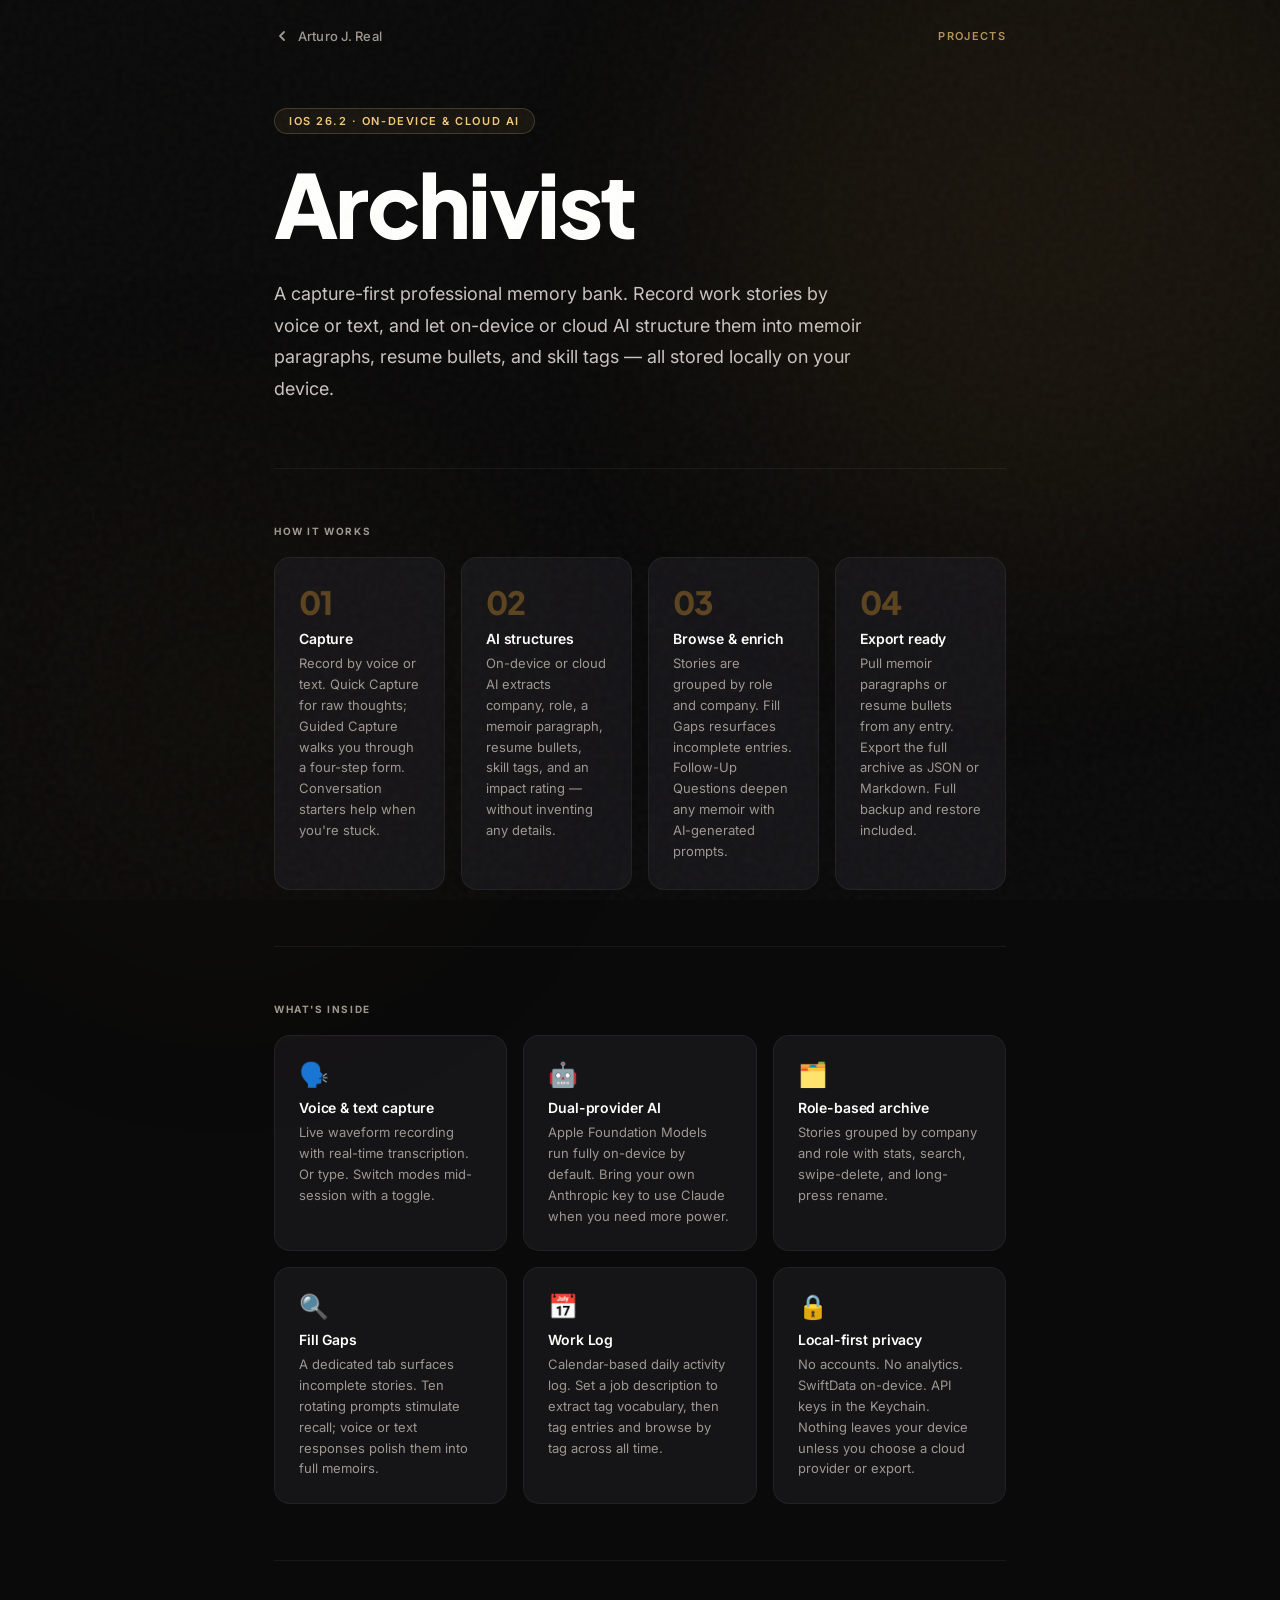
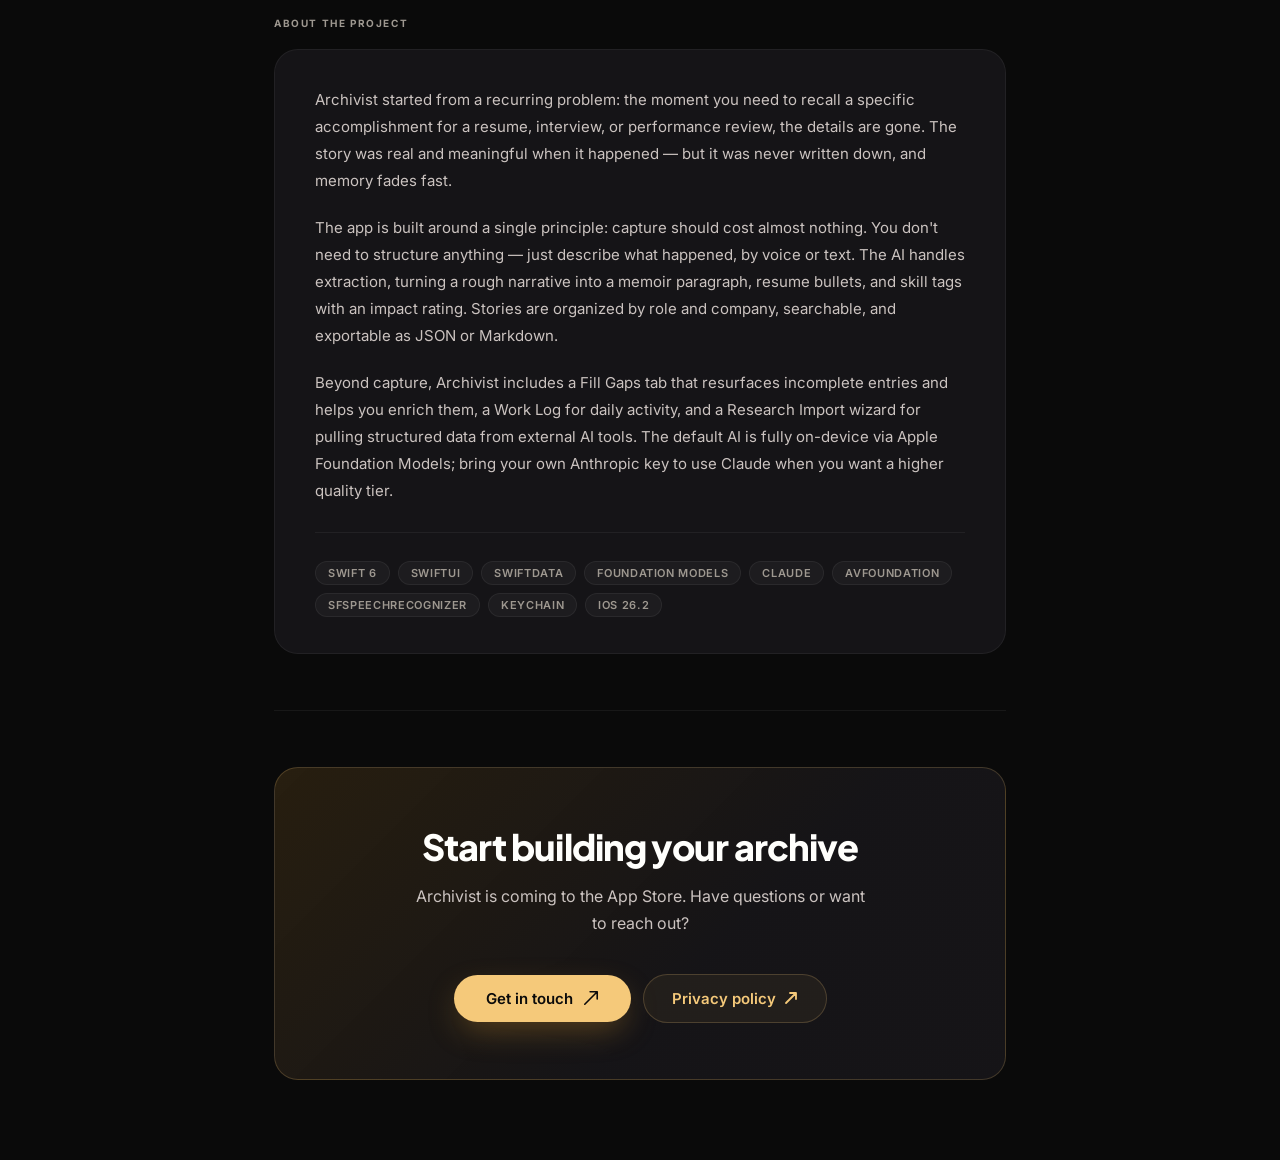
<file: archivist/index.html>
<!DOCTYPE html>
<html lang="en">
<head>
  <meta charset="UTF-8">
  <meta name="viewport" content="width=device-width, initial-scale=1.0">
  <title>Archivist — Arturo J. Real</title>
  <meta name="description" content="Archivist is a capture-first professional memory bank for iOS. Record work stories by voice or text and let on-device or cloud AI structure them into memoir paragraphs, resume bullets, and skill tags — stored locally on your device.">

  <link rel="preconnect" href="https://fonts.googleapis.com">
  <link rel="preconnect" href="https://fonts.gstatic.com" crossorigin>
  <link href="https://fonts.googleapis.com/css2?family=Plus+Jakarta+Sans:wght@700;800&family=Inter:wght@300;400;500;600&display=swap" rel="stylesheet">

  <style>
    /* ─── TOKENS ─────────────────────────────────────────────── */
    :root {
      --bg:              #0a0a0a;
      --bg-card:         rgba(29, 27, 32, 0.6);
      --bg-card-hover:   rgba(40, 38, 43, 0.7);
      --text-primary:    #fffffc;
      --text-secondary:  #cbc3c0;
      --text-muted:      #9e9890;
      --accent:          #f5c97a;
      --accent-deep:     #b07d2a;
      --accent-deeper:   #7a5210;
      --border:          rgba(255,255,255,0.06);
      --border-accent:   rgba(245,201,122,0.2);
      --radius-card:     1.5rem;
      --radius-pill:     9999px;
      --ease:            cubic-bezier(0.16, 1, 0.3, 1);
    }

    /* ─── RESET ──────────────────────────────────────────────── */
    *, *::before, *::after { box-sizing: border-box; margin: 0; padding: 0; }

    html {
      font-family: 'Inter', -apple-system, BlinkMacSystemFont, sans-serif;
      font-size: 16px;
      background: var(--bg);
      color: var(--text-primary);
      -webkit-font-smoothing: antialiased;
      scroll-behavior: smooth;
    }

    body {
      background: var(--bg);
      min-height: 100vh;
      overflow-x: hidden;
    }

    /* ─── GRAIN ──────────────────────────────────────────────── */
    .grain {
      position: fixed;
      inset: 0;
      pointer-events: none;
      z-index: 100;
      opacity: 0.035;
      background-image: url("data:image/svg+xml,%3Csvg viewBox='0 0 200 200' xmlns='http://www.w3.org/2000/svg'%3E%3Cfilter id='n'%3E%3CfeTurbulence type='fractalNoise' baseFrequency='0.65' numOctaves='3' stitchTiles='stitch'/%3E%3C/filter%3E%3Crect width='100%25' height='100%25' filter='url(%23n)'/%3E%3C/svg%3E");
    }

    /* ─── BACKGROUND BLURS ───────────────────────────────────── */
    .bg-blur {
      position: fixed;
      border-radius: 50%;
      pointer-events: none;
      filter: blur(120px);
      z-index: 0;
    }
    .bg-blur-1 {
      width: 55vw; height: 55vw;
      top: -15%; right: -10%;
      background: rgba(176, 125, 42, 0.18);
      opacity: 0.5;
    }
    .bg-blur-2 {
      width: 45vw; height: 45vw;
      bottom: -10%; left: -5%;
      background: rgba(122, 82, 16, 0.12);
      opacity: 0.4;
    }

    /* ─── LAYOUT ─────────────────────────────────────────────── */
    .page-wrap {
      position: relative;
      z-index: 1;
      max-width: 780px;
      margin: 0 auto;
      padding: 0 24px 80px;
    }

    /* ─── NAV ────────────────────────────────────────────────── */
    nav {
      display: flex;
      align-items: center;
      justify-content: space-between;
      padding: 28px 0 0;
      margin-bottom: 64px;
    }

    .nav-back {
      display: inline-flex;
      align-items: center;
      gap: 8px;
      color: var(--text-muted);
      text-decoration: none;
      font-size: 13px;
      font-weight: 500;
      letter-spacing: 0.01em;
      transition: color 200ms var(--ease);
    }
    .nav-back:hover { color: var(--text-primary); }
    .nav-back svg { width: 16px; height: 16px; }

    .nav-tag {
      font-size: 11px;
      font-weight: 600;
      letter-spacing: 0.12em;
      text-transform: uppercase;
      color: var(--accent);
      opacity: 0.7;
    }

    /* ─── HERO ───────────────────────────────────────────────── */
    .hero {
      margin-bottom: 64px;
    }

    .hero-eyebrow {
      display: inline-block;
      font-size: 11px;
      font-weight: 600;
      letter-spacing: 0.14em;
      text-transform: uppercase;
      color: var(--accent);
      border: 1px solid var(--border-accent);
      border-radius: var(--radius-pill);
      padding: 5px 14px;
      margin-bottom: 24px;
      background: rgba(245, 201, 122, 0.06);
    }

    .hero-title {
      font-family: 'Plus Jakarta Sans', 'Inter', sans-serif;
      font-weight: 800;
      font-size: clamp(3rem, 8vw, 5.5rem);
      line-height: 1.05;
      letter-spacing: -0.03em;
      color: var(--text-primary);
      margin-bottom: 28px;
    }

    .hero-description {
      font-size: 1.125rem;
      line-height: 1.75;
      color: var(--text-secondary);
      font-weight: 400;
      max-width: 600px;
    }

    /* ─── SECTION LABEL ──────────────────────────────────────── */
    .section-label {
      font-size: 10px;
      font-weight: 700;
      letter-spacing: 0.16em;
      text-transform: uppercase;
      color: var(--text-muted);
      margin-bottom: 20px;
    }

    /* ─── CARD ───────────────────────────────────────────────── */
    .card {
      background: var(--bg-card);
      border: 1px solid var(--border);
      border-radius: var(--radius-card);
      padding: 36px 40px;
      backdrop-filter: blur(20px);
      -webkit-backdrop-filter: blur(20px);
      transition: background 300ms var(--ease), border-color 300ms var(--ease);
    }
    .card:hover {
      background: var(--bg-card-hover);
      border-color: var(--border-accent);
    }

    /* ─── HOW IT WORKS ───────────────────────────────────────── */
    .how-section {
      margin-bottom: 48px;
    }

    .how-grid {
      display: grid;
      grid-template-columns: repeat(auto-fit, minmax(160px, 1fr));
      gap: 16px;
    }

    .how-item {
      background: var(--bg-card);
      border: 1px solid var(--border);
      border-radius: 1rem;
      padding: 28px 24px;
      transition: border-color 250ms var(--ease);
    }
    .how-item:hover { border-color: var(--border-accent); }

    .how-number {
      font-family: 'Plus Jakarta Sans', sans-serif;
      font-size: 2rem;
      font-weight: 800;
      color: var(--accent-deep);
      opacity: 0.45;
      line-height: 1;
      margin-bottom: 12px;
      letter-spacing: -0.03em;
    }

    .how-item h3 {
      font-size: 0.875rem;
      font-weight: 600;
      color: var(--text-primary);
      margin-bottom: 6px;
      letter-spacing: -0.01em;
    }

    .how-item p {
      font-size: 0.8125rem;
      color: var(--text-muted);
      line-height: 1.6;
    }

    /* ─── FEATURES ───────────────────────────────────────────── */
    .features-section {
      margin-bottom: 48px;
    }

    .features-grid {
      display: grid;
      grid-template-columns: 1fr 1fr 1fr;
      gap: 16px;
    }

    @media (max-width: 720px) {
      .features-grid { grid-template-columns: 1fr 1fr; }
    }

    .feature-item {
      background: var(--bg-card);
      border: 1px solid var(--border);
      border-radius: 1rem;
      padding: 24px 24px;
      transition: border-color 250ms var(--ease);
    }
    .feature-item:hover { border-color: var(--border-accent); }

    .feature-icon {
      font-size: 1.5rem;
      margin-bottom: 10px;
      display: block;
    }

    .feature-item h3 {
      font-size: 0.875rem;
      font-weight: 600;
      color: var(--text-primary);
      margin-bottom: 6px;
      letter-spacing: -0.01em;
    }

    .feature-item p {
      font-size: 0.8125rem;
      color: var(--text-muted);
      line-height: 1.6;
    }

    /* ─── ABOUT ──────────────────────────────────────────────── */
    .about-section {
      margin-bottom: 48px;
    }

    .about-card p {
      font-size: 0.9375rem;
      color: var(--text-secondary);
      line-height: 1.8;
      margin-bottom: 20px;
    }
    .about-card p:last-of-type { margin-bottom: 0; }

    .tech-tags {
      display: flex;
      flex-wrap: wrap;
      gap: 8px;
      margin-top: 28px;
      padding-top: 28px;
      border-top: 1px solid var(--border);
    }

    .tag {
      font-size: 11px;
      font-weight: 600;
      letter-spacing: 0.06em;
      text-transform: uppercase;
      color: var(--text-muted);
      background: rgba(255,255,255,0.04);
      border: 1px solid var(--border);
      border-radius: var(--radius-pill);
      padding: 4px 12px;
    }

    /* ─── CTA ────────────────────────────────────────────────── */
    .cta-section {
      margin-bottom: 0;
    }

    .cta-card {
      text-align: center;
      padding: 56px 40px;
      background: linear-gradient(135deg, rgba(176,125,42,0.18) 0%, rgba(29,27,32,0.6) 60%);
      border-color: var(--border-accent);
    }

    .cta-card h2 {
      font-family: 'Plus Jakarta Sans', sans-serif;
      font-size: clamp(1.5rem, 4vw, 2.25rem);
      font-weight: 800;
      color: var(--text-primary);
      letter-spacing: -0.025em;
      margin-bottom: 14px;
    }

    .cta-card p {
      font-size: 1rem;
      color: var(--text-secondary);
      line-height: 1.7;
      max-width: 460px;
      margin: 0 auto 36px;
    }

    .cta-buttons {
      display: flex;
      align-items: center;
      justify-content: center;
      gap: 12px;
      flex-wrap: wrap;
    }

    .btn-primary {
      display: inline-flex;
      align-items: center;
      gap: 10px;
      padding: 14px 32px;
      font-family: 'Inter', sans-serif;
      font-size: 0.9375rem;
      font-weight: 600;
      color: #0a0a0a;
      background: var(--accent);
      border-radius: var(--radius-pill);
      text-decoration: none;
      box-shadow: 0 12px 32px -6px rgba(176, 125, 42, 0.45);
      transition: transform 200ms var(--ease), box-shadow 200ms var(--ease), background 200ms var(--ease);
    }
    .btn-primary:hover {
      background: #f9d898;
      transform: translateY(-2px) scale(1.02);
      box-shadow: 0 18px 40px -6px rgba(176, 125, 42, 0.6);
    }
    .btn-primary:active { transform: scale(0.97); }
    .btn-primary svg { width: 16px; height: 16px; }

    .btn-ghost {
      display: inline-flex;
      align-items: center;
      gap: 8px;
      padding: 14px 28px;
      font-size: 0.9375rem;
      font-weight: 600;
      color: var(--accent);
      border: 1px solid var(--border-accent);
      border-radius: var(--radius-pill);
      text-decoration: none;
      background: rgba(245, 201, 122, 0.06);
      transition: background 200ms var(--ease), transform 150ms var(--ease);
    }
    .btn-ghost:hover {
      background: rgba(245, 201, 122, 0.12);
      transform: translateY(-1px);
    }
    .btn-ghost svg { width: 14px; height: 14px; }

    /* ─── DIVIDERS ───────────────────────────────────────────── */
    .divider {
      height: 1px;
      background: var(--border);
      margin: 56px 0;
    }

    /* ─── FADE IN ────────────────────────────────────────────── */
    @keyframes fadeUp {
      from { opacity: 0; transform: translateY(16px); }
      to   { opacity: 1; transform: translateY(0); }
    }

    .fade-up {
      opacity: 0;
      animation: fadeUp 0.9s var(--ease) forwards;
    }
    .fade-up:nth-child(1) { animation-delay: 0.05s; }
    .fade-up:nth-child(2) { animation-delay: 0.15s; }
    .fade-up:nth-child(3) { animation-delay: 0.25s; }
    .fade-up:nth-child(4) { animation-delay: 0.35s; }
    .fade-up:nth-child(5) { animation-delay: 0.45s; }

    /* ─── MOBILE ─────────────────────────────────────────────── */
    @media (max-width: 600px) {
      .page-wrap { padding: 0 20px 64px; }
      nav { margin-bottom: 48px; }
      .hero-title { font-size: 3rem; }
      .card { padding: 28px 24px; }
      .cta-card { padding: 40px 24px; }
      .features-grid { grid-template-columns: 1fr; }
      .how-grid { grid-template-columns: 1fr 1fr; }
    }
  </style>
</head>

<body>
  <div class="grain"></div>
  <div class="bg-blur bg-blur-1"></div>
  <div class="bg-blur bg-blur-2"></div>

  <div class="page-wrap">

    <!-- NAV -->
    <nav>
      <a href="/" class="nav-back">
        <svg viewBox="0 0 16 16" fill="none" stroke="currentColor" stroke-width="1.8" stroke-linecap="round" stroke-linejoin="round">
          <path d="M10 12L6 8l4-4"/>
        </svg>
        Arturo J. Real
      </a>
      <a href="/projects/" class="nav-tag" style="text-decoration:none;">Projects</a>
    </nav>

    <!-- HERO -->
    <section class="hero">
      <div class="fade-up">
        <span class="hero-eyebrow">iOS 26.2 · On-Device &amp; Cloud AI</span>
      </div>
      <h1 class="hero-title fade-up">Archivist</h1>
      <p class="hero-description fade-up">
        A capture-first professional memory bank. Record work stories by voice or text,
        and let on-device or cloud AI structure them into memoir paragraphs, resume bullets,
        and skill tags — all stored locally on your device.
      </p>
    </section>

    <div class="divider"></div>

    <!-- HOW IT WORKS -->
    <section class="how-section fade-up">
      <p class="section-label">How it works</p>
      <div class="how-grid">
        <div class="how-item">
          <div class="how-number">01</div>
          <h3>Capture</h3>
          <p>Record by voice or text. Quick Capture for raw thoughts; Guided Capture walks you through a four-step form. Conversation starters help when you're stuck.</p>
        </div>
        <div class="how-item">
          <div class="how-number">02</div>
          <h3>AI structures</h3>
          <p>On-device or cloud AI extracts company, role, a memoir paragraph, resume bullets, skill tags, and an impact rating — without inventing any details.</p>
        </div>
        <div class="how-item">
          <div class="how-number">03</div>
          <h3>Browse &amp; enrich</h3>
          <p>Stories are grouped by role and company. Fill Gaps resurfaces incomplete entries. Follow-Up Questions deepen any memoir with AI-generated prompts.</p>
        </div>
        <div class="how-item">
          <div class="how-number">04</div>
          <h3>Export ready</h3>
          <p>Pull memoir paragraphs or resume bullets from any entry. Export the full archive as JSON or Markdown. Full backup and restore included.</p>
        </div>
      </div>
    </section>

    <div class="divider"></div>

    <!-- FEATURES -->
    <section class="features-section fade-up">
      <p class="section-label">What's inside</p>
      <div class="features-grid">
        <div class="feature-item">
          <span class="feature-icon">🗣️</span>
          <h3>Voice &amp; text capture</h3>
          <p>Live waveform recording with real-time transcription. Or type. Switch modes mid-session with a toggle.</p>
        </div>
        <div class="feature-item">
          <span class="feature-icon">🤖</span>
          <h3>Dual-provider AI</h3>
          <p>Apple Foundation Models run fully on-device by default. Bring your own Anthropic key to use Claude when you need more power.</p>
        </div>
        <div class="feature-item">
          <span class="feature-icon">🗂️</span>
          <h3>Role-based archive</h3>
          <p>Stories grouped by company and role with stats, search, swipe-delete, and long-press rename.</p>
        </div>
        <div class="feature-item">
          <span class="feature-icon">🔍</span>
          <h3>Fill Gaps</h3>
          <p>A dedicated tab surfaces incomplete stories. Ten rotating prompts stimulate recall; voice or text responses polish them into full memoirs.</p>
        </div>
        <div class="feature-item">
          <span class="feature-icon">📅</span>
          <h3>Work Log</h3>
          <p>Calendar-based daily activity log. Set a job description to extract tag vocabulary, then tag entries and browse by tag across all time.</p>
        </div>
        <div class="feature-item">
          <span class="feature-icon">🔒</span>
          <h3>Local-first privacy</h3>
          <p>No accounts. No analytics. SwiftData on-device. API keys in the Keychain. Nothing leaves your device unless you choose a cloud provider or export.</p>
        </div>
      </div>
    </section>

    <div class="divider"></div>

    <!-- ABOUT THE PROJECT -->
    <section class="about-section fade-up">
      <p class="section-label">About the project</p>
      <div class="card about-card">
        <p>
          Archivist started from a recurring problem: the moment you need to recall a specific
          accomplishment for a resume, interview, or performance review, the details are gone.
          The story was real and meaningful when it happened — but it was never written down,
          and memory fades fast.
        </p>
        <p>
          The app is built around a single principle: capture should cost almost nothing.
          You don't need to structure anything — just describe what happened, by voice or text.
          The AI handles extraction, turning a rough narrative into a memoir paragraph, resume
          bullets, and skill tags with an impact rating. Stories are organized by role and company,
          searchable, and exportable as JSON or Markdown.
        </p>
        <p>
          Beyond capture, Archivist includes a Fill Gaps tab that resurfaces incomplete entries
          and helps you enrich them, a Work Log for daily activity, and a Research Import wizard
          for pulling structured data from external AI tools. The default AI is fully on-device
          via Apple Foundation Models; bring your own Anthropic key to use Claude when you want
          a higher quality tier.
        </p>

        <div class="tech-tags">
          <span class="tag">Swift 6</span>
          <span class="tag">SwiftUI</span>
          <span class="tag">SwiftData</span>
          <span class="tag">Foundation Models</span>
          <span class="tag">Claude</span>
          <span class="tag">AVFoundation</span>
          <span class="tag">SFSpeechRecognizer</span>
          <span class="tag">Keychain</span>
          <span class="tag">iOS 26.2</span>
        </div>
      </div>
    </section>

    <div class="divider"></div>

    <!-- CTA -->
    <section class="cta-section fade-up">
      <div class="card cta-card">
        <h2>Start building your archive</h2>
        <p>
          Archivist is coming to the App Store. Have questions or want to reach out?
        </p>
        <div class="cta-buttons">
          <a href="mailto:arturojreal+archivist@gmail.com?subject=Archivist%20Inquiry" class="btn-primary">
            Get in touch
            <svg viewBox="0 0 18 18" fill="none" stroke="currentColor" stroke-width="1.8" stroke-linecap="round" stroke-linejoin="round">
              <path d="M2 16L16 2M16 2H8M16 2v8"/>
            </svg>
          </a>
          <a href="/archivist/privacy-policy.html" class="btn-ghost">
            Privacy policy
            <svg viewBox="0 0 14 14" fill="none" stroke="currentColor" stroke-width="1.8" stroke-linecap="round" stroke-linejoin="round">
              <path d="M2 12L12 2M12 2H6M12 2v6"/>
            </svg>
          </a>
        </div>
      </div>
    </section>

  </div>
</body>
</html>
</file>
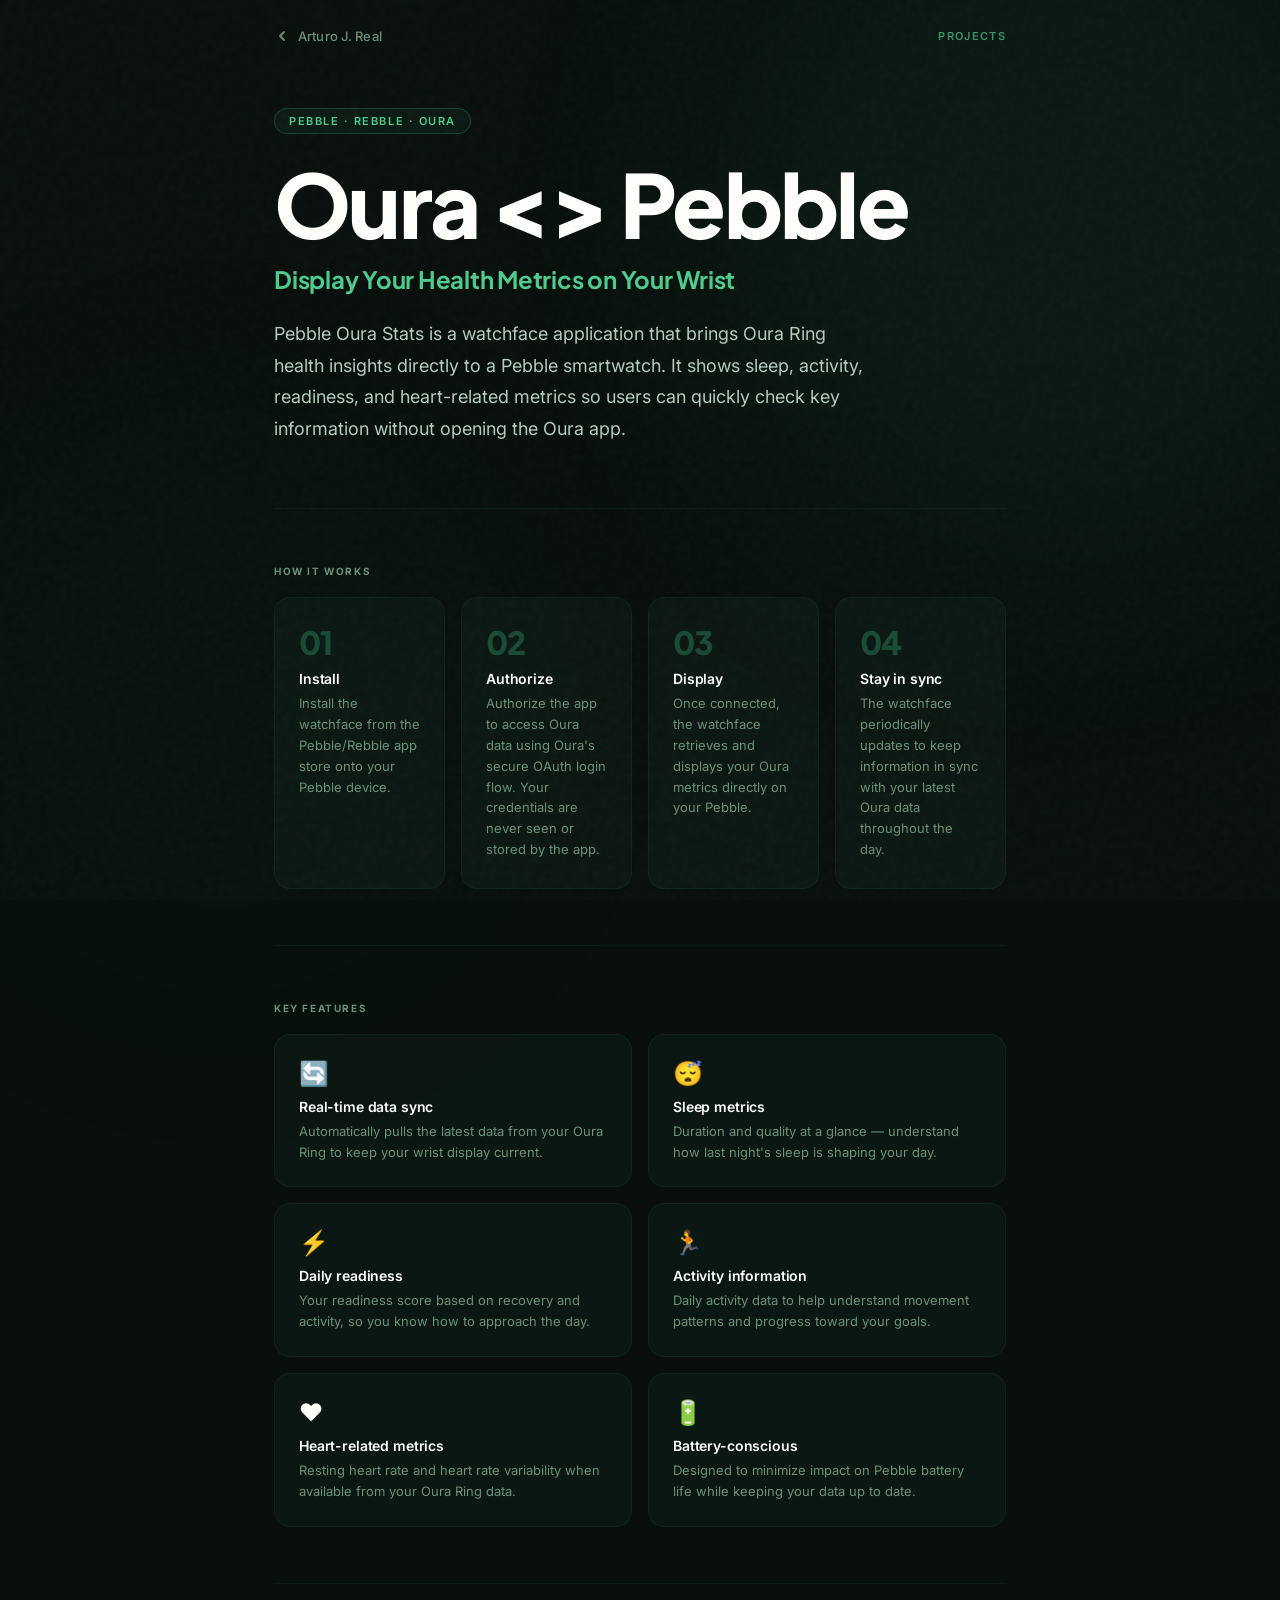
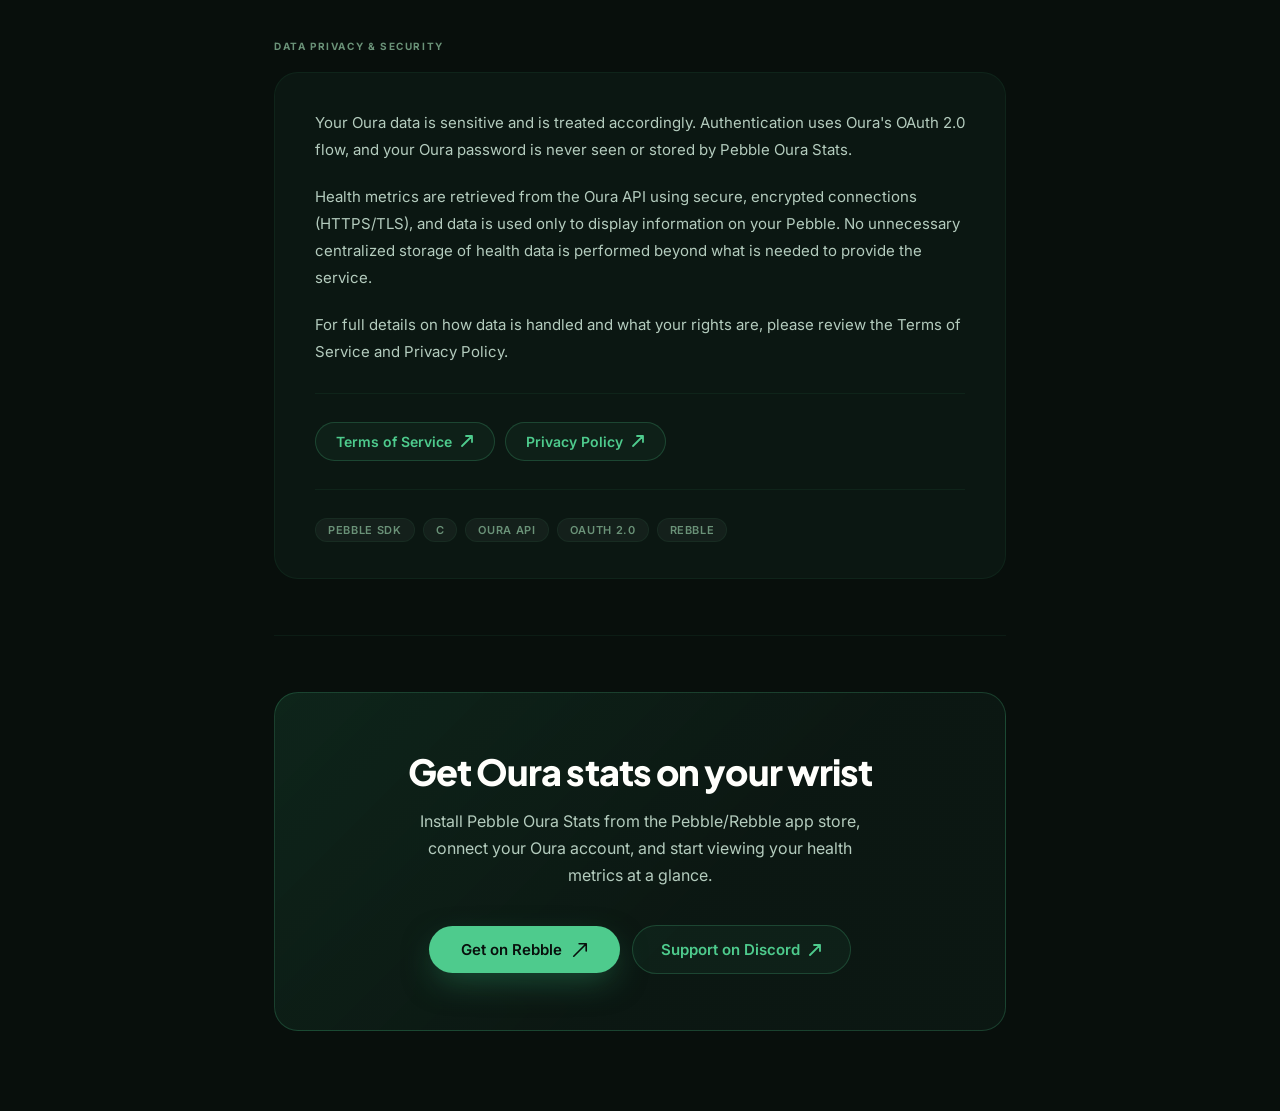
<file: oura-pebble/index.html>
<!DOCTYPE html>
<html lang="en">
<head>
  <meta charset="UTF-8">
  <meta name="viewport" content="width=device-width, initial-scale=1.0">
  <title>Oura &lt;&gt; Pebble Watchface — Arturo J. Real</title>
  <meta name="description" content="Pebble Oura Stats is a watchface that brings Oura Ring health insights — sleep, activity, readiness, and heart metrics — directly to your Pebble smartwatch.">

  <link rel="preconnect" href="https://fonts.googleapis.com">
  <link rel="preconnect" href="https://fonts.gstatic.com" crossorigin>
  <link href="https://fonts.googleapis.com/css2?family=Plus+Jakarta+Sans:wght@700;800&family=Inter:wght@300;400;500;600&display=swap" rel="stylesheet">

  <style>
    /* ─── TOKENS ─────────────────────────────────────────────── */
    :root {
      --bg:              #080f0c;
      --bg-card:         rgba(14, 28, 22, 0.65);
      --bg-card-hover:   rgba(20, 38, 30, 0.75);
      --text-primary:    #fffffc;
      --text-secondary:  #b4ccbe;
      --text-muted:      #6a9278;
      --accent:          #4ecb8d;
      --accent-deep:     #2a8a5e;
      --accent-deeper:   #0f4a32;
      --border:          rgba(78, 203, 141, 0.07);
      --border-accent:   rgba(78, 203, 141, 0.22);
      --radius-card:     1.5rem;
      --radius-pill:     9999px;
      --ease:            cubic-bezier(0.16, 1, 0.3, 1);
    }

    /* ─── RESET ──────────────────────────────────────────────── */
    *, *::before, *::after { box-sizing: border-box; margin: 0; padding: 0; }

    html {
      font-family: 'Inter', -apple-system, BlinkMacSystemFont, sans-serif;
      font-size: 16px;
      background: var(--bg);
      color: var(--text-primary);
      -webkit-font-smoothing: antialiased;
      scroll-behavior: smooth;
    }

    body {
      background: var(--bg);
      min-height: 100vh;
      overflow-x: hidden;
    }

    /* ─── GRAIN ──────────────────────────────────────────────── */
    .grain {
      position: fixed;
      inset: 0;
      pointer-events: none;
      z-index: 100;
      opacity: 0.03;
      background-image: url("data:image/svg+xml,%3Csvg viewBox='0 0 200 200' xmlns='http://www.w3.org/2000/svg'%3E%3Cfilter id='n'%3E%3CfeTurbulence type='fractalNoise' baseFrequency='0.65' numOctaves='3' stitchTiles='stitch'/%3E%3C/filter%3E%3Crect width='100%25' height='100%25' filter='url(%23n)'/%3E%3C/svg%3E");
    }

    /* ─── BACKGROUND BLURS ───────────────────────────────────── */
    .bg-blur {
      position: fixed;
      border-radius: 50%;
      pointer-events: none;
      filter: blur(120px);
      z-index: 0;
    }
    .bg-blur-1 {
      width: 55vw; height: 55vw;
      top: -15%; right: -10%;
      background: rgba(42, 138, 94, 0.18);
      opacity: 0.5;
    }
    .bg-blur-2 {
      width: 45vw; height: 45vw;
      bottom: -10%; left: -5%;
      background: rgba(15, 74, 50, 0.15);
      opacity: 0.4;
    }

    /* ─── LAYOUT ─────────────────────────────────────────────── */
    .page-wrap {
      position: relative;
      z-index: 1;
      max-width: 780px;
      margin: 0 auto;
      padding: 0 24px 80px;
    }

    /* ─── NAV ────────────────────────────────────────────────── */
    nav {
      display: flex;
      align-items: center;
      justify-content: space-between;
      padding: 28px 0 0;
      margin-bottom: 64px;
    }

    .nav-back {
      display: inline-flex;
      align-items: center;
      gap: 8px;
      color: var(--text-muted);
      text-decoration: none;
      font-size: 13px;
      font-weight: 500;
      letter-spacing: 0.01em;
      transition: color 200ms var(--ease);
    }
    .nav-back:hover { color: var(--text-primary); }
    .nav-back svg { width: 16px; height: 16px; }

    .nav-tag {
      font-size: 11px;
      font-weight: 600;
      letter-spacing: 0.12em;
      text-transform: uppercase;
      color: var(--accent);
      opacity: 0.7;
      text-decoration: none;
    }

    /* ─── HERO ───────────────────────────────────────────────── */
    .hero {
      margin-bottom: 64px;
    }

    .hero-eyebrow {
      display: inline-block;
      font-size: 11px;
      font-weight: 600;
      letter-spacing: 0.14em;
      text-transform: uppercase;
      color: var(--accent);
      border: 1px solid var(--border-accent);
      border-radius: var(--radius-pill);
      padding: 5px 14px;
      margin-bottom: 24px;
      background: rgba(78, 203, 141, 0.06);
    }

    .hero-title {
      font-family: 'Plus Jakarta Sans', 'Inter', sans-serif;
      font-weight: 800;
      font-size: clamp(3rem, 8vw, 5.5rem);
      line-height: 1.05;
      letter-spacing: -0.03em;
      color: var(--text-primary);
      margin-bottom: 14px;
    }

    .hero-subtitle {
      font-family: 'Plus Jakarta Sans', 'Inter', sans-serif;
      font-weight: 700;
      font-size: clamp(1.1rem, 3vw, 1.5rem);
      color: var(--accent);
      opacity: 0.8;
      letter-spacing: -0.01em;
      margin-bottom: 24px;
    }

    .hero-description {
      font-size: 1.125rem;
      line-height: 1.75;
      color: var(--text-secondary);
      font-weight: 400;
      max-width: 600px;
    }

    /* ─── SECTION LABEL ──────────────────────────────────────── */
    .section-label {
      font-size: 10px;
      font-weight: 700;
      letter-spacing: 0.16em;
      text-transform: uppercase;
      color: var(--text-muted);
      margin-bottom: 20px;
    }

    /* ─── CARD ───────────────────────────────────────────────── */
    .card {
      background: var(--bg-card);
      border: 1px solid var(--border);
      border-radius: var(--radius-card);
      padding: 36px 40px;
      backdrop-filter: blur(20px);
      -webkit-backdrop-filter: blur(20px);
      transition: background 300ms var(--ease), border-color 300ms var(--ease);
    }
    .card:hover {
      background: var(--bg-card-hover);
      border-color: var(--border-accent);
    }

    /* ─── HOW IT WORKS ───────────────────────────────────────── */
    .how-section {
      margin-bottom: 48px;
    }

    .how-grid {
      display: grid;
      grid-template-columns: repeat(auto-fit, minmax(160px, 1fr));
      gap: 16px;
    }

    .how-item {
      background: var(--bg-card);
      border: 1px solid var(--border);
      border-radius: 1rem;
      padding: 28px 24px;
      transition: border-color 250ms var(--ease);
    }
    .how-item:hover { border-color: var(--border-accent); }

    .how-number {
      font-family: 'Plus Jakarta Sans', sans-serif;
      font-size: 2rem;
      font-weight: 800;
      color: var(--accent-deep);
      opacity: 0.45;
      line-height: 1;
      margin-bottom: 12px;
      letter-spacing: -0.03em;
    }

    .how-item h3 {
      font-size: 0.875rem;
      font-weight: 600;
      color: var(--text-primary);
      margin-bottom: 6px;
      letter-spacing: -0.01em;
    }

    .how-item p {
      font-size: 0.8125rem;
      color: var(--text-muted);
      line-height: 1.6;
    }

    /* ─── FEATURES ───────────────────────────────────────────── */
    .features-section {
      margin-bottom: 48px;
    }

    .features-grid {
      display: grid;
      grid-template-columns: 1fr 1fr;
      gap: 16px;
    }

    .feature-item {
      background: var(--bg-card);
      border: 1px solid var(--border);
      border-radius: 1rem;
      padding: 24px;
      transition: border-color 250ms var(--ease);
    }
    .feature-item:hover { border-color: var(--border-accent); }

    .feature-icon {
      font-size: 1.5rem;
      margin-bottom: 10px;
      display: block;
    }

    .feature-item h3 {
      font-size: 0.875rem;
      font-weight: 600;
      color: var(--text-primary);
      margin-bottom: 6px;
      letter-spacing: -0.01em;
    }

    .feature-item p {
      font-size: 0.8125rem;
      color: var(--text-muted);
      line-height: 1.6;
    }

    /* ─── ABOUT ──────────────────────────────────────────────── */
    .about-section {
      margin-bottom: 48px;
    }

    .about-card p {
      font-size: 0.9375rem;
      color: var(--text-secondary);
      line-height: 1.8;
      margin-bottom: 20px;
    }
    .about-card p:last-of-type { margin-bottom: 0; }

    .about-card a {
      color: var(--accent);
      text-decoration: none;
      border-bottom: 1px solid var(--border-accent);
      transition: border-color 150ms var(--ease), opacity 150ms var(--ease);
    }
    .about-card a:hover { opacity: 0.8; border-color: var(--accent); }

    .about-links {
      display: flex;
      flex-wrap: wrap;
      gap: 10px;
      margin-top: 28px;
      padding-top: 28px;
      border-top: 1px solid var(--border);
    }

    .tech-tags {
      display: flex;
      flex-wrap: wrap;
      gap: 8px;
      margin-top: 28px;
      padding-top: 28px;
      border-top: 1px solid var(--border);
    }

    .tag {
      font-size: 11px;
      font-weight: 600;
      letter-spacing: 0.06em;
      text-transform: uppercase;
      color: var(--text-muted);
      background: rgba(255,255,255,0.04);
      border: 1px solid var(--border);
      border-radius: var(--radius-pill);
      padding: 4px 12px;
    }

    /* ─── CTA ────────────────────────────────────────────────── */
    .cta-section {
      margin-bottom: 0;
    }

    .cta-card {
      text-align: center;
      padding: 56px 40px;
      background: linear-gradient(135deg, rgba(42,138,94,0.18) 0%, rgba(14,28,22,0.65) 60%);
      border-color: var(--border-accent);
    }

    .cta-card h2 {
      font-family: 'Plus Jakarta Sans', sans-serif;
      font-size: clamp(1.5rem, 4vw, 2.25rem);
      font-weight: 800;
      color: var(--text-primary);
      letter-spacing: -0.025em;
      margin-bottom: 14px;
    }

    .cta-card p {
      font-size: 1rem;
      color: var(--text-secondary);
      line-height: 1.7;
      max-width: 460px;
      margin: 0 auto 36px;
    }

    .cta-buttons {
      display: flex;
      align-items: center;
      justify-content: center;
      gap: 12px;
      flex-wrap: wrap;
    }

    .btn-primary {
      display: inline-flex;
      align-items: center;
      gap: 10px;
      padding: 14px 32px;
      font-family: 'Inter', sans-serif;
      font-size: 0.9375rem;
      font-weight: 600;
      color: #080f0c;
      background: var(--accent);
      border-radius: var(--radius-pill);
      text-decoration: none;
      box-shadow: 0 12px 32px -6px rgba(42, 138, 94, 0.5);
      transition: transform 200ms var(--ease), box-shadow 200ms var(--ease), background 200ms var(--ease);
    }
    .btn-primary:hover {
      background: #7ddcab;
      transform: translateY(-2px) scale(1.02);
      box-shadow: 0 18px 40px -6px rgba(42, 138, 94, 0.65);
    }
    .btn-primary:active { transform: scale(0.97); }
    .btn-primary svg { width: 16px; height: 16px; }

    .btn-ghost {
      display: inline-flex;
      align-items: center;
      gap: 8px;
      padding: 14px 28px;
      font-size: 0.9375rem;
      font-weight: 600;
      color: var(--accent);
      border: 1px solid var(--border-accent);
      border-radius: var(--radius-pill);
      text-decoration: none;
      background: rgba(78, 203, 141, 0.06);
      transition: background 200ms var(--ease), transform 150ms var(--ease);
    }
    .btn-ghost:hover {
      background: rgba(78, 203, 141, 0.12);
      transform: translateY(-1px);
    }
    .btn-ghost svg { width: 14px; height: 14px; }

    /* ─── DIVIDERS ───────────────────────────────────────────── */
    .divider {
      height: 1px;
      background: var(--border);
      margin: 56px 0;
    }

    /* ─── FADE IN ────────────────────────────────────────────── */
    @keyframes fadeUp {
      from { opacity: 0; transform: translateY(16px); }
      to   { opacity: 1; transform: translateY(0); }
    }

    .fade-up {
      opacity: 0;
      animation: fadeUp 0.9s var(--ease) forwards;
    }
    .fade-up:nth-child(1) { animation-delay: 0.05s; }
    .fade-up:nth-child(2) { animation-delay: 0.15s; }
    .fade-up:nth-child(3) { animation-delay: 0.25s; }
    .fade-up:nth-child(4) { animation-delay: 0.35s; }
    .fade-up:nth-child(5) { animation-delay: 0.45s; }

    /* ─── MOBILE ─────────────────────────────────────────────── */
    @media (max-width: 600px) {
      .page-wrap { padding: 0 20px 64px; }
      nav { margin-bottom: 48px; }
      .hero-title { font-size: 3rem; }
      .card { padding: 28px 24px; }
      .cta-card { padding: 40px 24px; }
      .features-grid { grid-template-columns: 1fr; }
      .how-grid { grid-template-columns: 1fr 1fr; }
    }
  </style>
</head>

<body>
  <div class="grain"></div>
  <div class="bg-blur bg-blur-1"></div>
  <div class="bg-blur bg-blur-2"></div>

  <div class="page-wrap">

    <!-- NAV -->
    <nav>
      <a href="/" class="nav-back">
        <svg viewBox="0 0 16 16" fill="none" stroke="currentColor" stroke-width="1.8" stroke-linecap="round" stroke-linejoin="round">
          <path d="M10 12L6 8l4-4"/>
        </svg>
        Arturo J. Real
      </a>
      <a href="/projects/" class="nav-tag">Projects</a>
    </nav>

    <!-- HERO -->
    <section class="hero">
      <div class="fade-up">
        <span class="hero-eyebrow">Pebble · Rebble · Oura</span>
      </div>
      <h1 class="hero-title fade-up">Oura &lt;&gt; Pebble</h1>
      <p class="hero-subtitle fade-up">Display Your Health Metrics on Your Wrist</p>
      <p class="hero-description fade-up">
        Pebble Oura Stats is a watchface application that brings Oura Ring health insights directly
        to a Pebble smartwatch. It shows sleep, activity, readiness, and heart-related metrics so
        users can quickly check key information without opening the Oura app.
      </p>
    </section>

    <div class="divider"></div>

    <!-- HOW IT WORKS -->
    <section class="how-section fade-up">
      <p class="section-label">How it works</p>
      <div class="how-grid">
        <div class="how-item">
          <div class="how-number">01</div>
          <h3>Install</h3>
          <p>Install the watchface from the Pebble/Rebble app store onto your Pebble device.</p>
        </div>
        <div class="how-item">
          <div class="how-number">02</div>
          <h3>Authorize</h3>
          <p>Authorize the app to access Oura data using Oura's secure OAuth login flow. Your credentials are never seen or stored by the app.</p>
        </div>
        <div class="how-item">
          <div class="how-number">03</div>
          <h3>Display</h3>
          <p>Once connected, the watchface retrieves and displays your Oura metrics directly on your Pebble.</p>
        </div>
        <div class="how-item">
          <div class="how-number">04</div>
          <h3>Stay in sync</h3>
          <p>The watchface periodically updates to keep information in sync with your latest Oura data throughout the day.</p>
        </div>
      </div>
    </section>

    <div class="divider"></div>

    <!-- FEATURES -->
    <section class="features-section fade-up">
      <p class="section-label">Key features</p>
      <div class="features-grid">
        <div class="feature-item">
          <span class="feature-icon">🔄</span>
          <h3>Real-time data sync</h3>
          <p>Automatically pulls the latest data from your Oura Ring to keep your wrist display current.</p>
        </div>
        <div class="feature-item">
          <span class="feature-icon">😴</span>
          <h3>Sleep metrics</h3>
          <p>Duration and quality at a glance — understand how last night's sleep is shaping your day.</p>
        </div>
        <div class="feature-item">
          <span class="feature-icon">⚡</span>
          <h3>Daily readiness</h3>
          <p>Your readiness score based on recovery and activity, so you know how to approach the day.</p>
        </div>
        <div class="feature-item">
          <span class="feature-icon">🏃</span>
          <h3>Activity information</h3>
          <p>Daily activity data to help understand movement patterns and progress toward your goals.</p>
        </div>
        <div class="feature-item">
          <span class="feature-icon">❤️</span>
          <h3>Heart-related metrics</h3>
          <p>Resting heart rate and heart rate variability when available from your Oura Ring data.</p>
        </div>
        <div class="feature-item">
          <span class="feature-icon">🔋</span>
          <h3>Battery-conscious</h3>
          <p>Designed to minimize impact on Pebble battery life while keeping your data up to date.</p>
        </div>
      </div>
    </section>

    <div class="divider"></div>

    <!-- ABOUT / PRIVACY -->
    <section class="about-section fade-up">
      <p class="section-label">Data privacy &amp; security</p>
      <div class="card about-card">
        <p>
          Your Oura data is sensitive and is treated accordingly. Authentication uses Oura's OAuth 2.0
          flow, and your Oura password is never seen or stored by Pebble Oura Stats.
        </p>
        <p>
          Health metrics are retrieved from the Oura API using secure, encrypted connections (HTTPS/TLS),
          and data is used only to display information on your Pebble. No unnecessary centralized storage
          of health data is performed beyond what is needed to provide the service.
        </p>
        <p>
          For full details on how data is handled and what your rights are, please review the Terms of
          Service and Privacy Policy.
        </p>

        <div class="about-links">
          <a href="/oura-pebble/terms-of-service.html" class="btn-ghost" style="padding: 10px 20px; font-size: 0.875rem;">
            Terms of Service
            <svg viewBox="0 0 14 14" fill="none" stroke="currentColor" stroke-width="1.8" stroke-linecap="round" stroke-linejoin="round">
              <path d="M2 12L12 2M12 2H6M12 2v6"/>
            </svg>
          </a>
          <a href="/oura-pebble/privacy-policy.html" class="btn-ghost" style="padding: 10px 20px; font-size: 0.875rem;">
            Privacy Policy
            <svg viewBox="0 0 14 14" fill="none" stroke="currentColor" stroke-width="1.8" stroke-linecap="round" stroke-linejoin="round">
              <path d="M2 12L12 2M12 2H6M12 2v6"/>
            </svg>
          </a>
        </div>

        <div class="tech-tags">
          <span class="tag">Pebble SDK</span>
          <span class="tag">C</span>
          <span class="tag">Oura API</span>
          <span class="tag">OAuth 2.0</span>
          <span class="tag">Rebble</span>
        </div>
      </div>
    </section>

    <div class="divider"></div>

    <!-- CTA -->
    <section class="cta-section fade-up">
      <div class="card cta-card">
        <h2>Get Oura stats on your wrist</h2>
        <p>
          Install Pebble Oura Stats from the Pebble/Rebble app store, connect your Oura account,
          and start viewing your health metrics at a glance.
        </p>
        <div class="cta-buttons">
          <a href="https://apps.rebble.io/en_US/application/6899705f76f9e4000ad53ad5?section=watchfaces" class="btn-primary" target="_blank" rel="noopener noreferrer">
            Get on Rebble
            <svg viewBox="0 0 18 18" fill="none" stroke="currentColor" stroke-width="1.8" stroke-linecap="round" stroke-linejoin="round">
              <path d="M2 16L16 2M16 2H8M16 2v8"/>
            </svg>
          </a>
          <a href="https://discord.gg/dsnZ9NFDsQ" class="btn-ghost" target="_blank" rel="noopener noreferrer">
            Support on Discord
            <svg viewBox="0 0 14 14" fill="none" stroke="currentColor" stroke-width="1.8" stroke-linecap="round" stroke-linejoin="round">
              <path d="M2 12L12 2M12 2H6M12 2v6"/>
            </svg>
          </a>
        </div>
      </div>
    </section>

  </div>
</body>
</html>
</file>
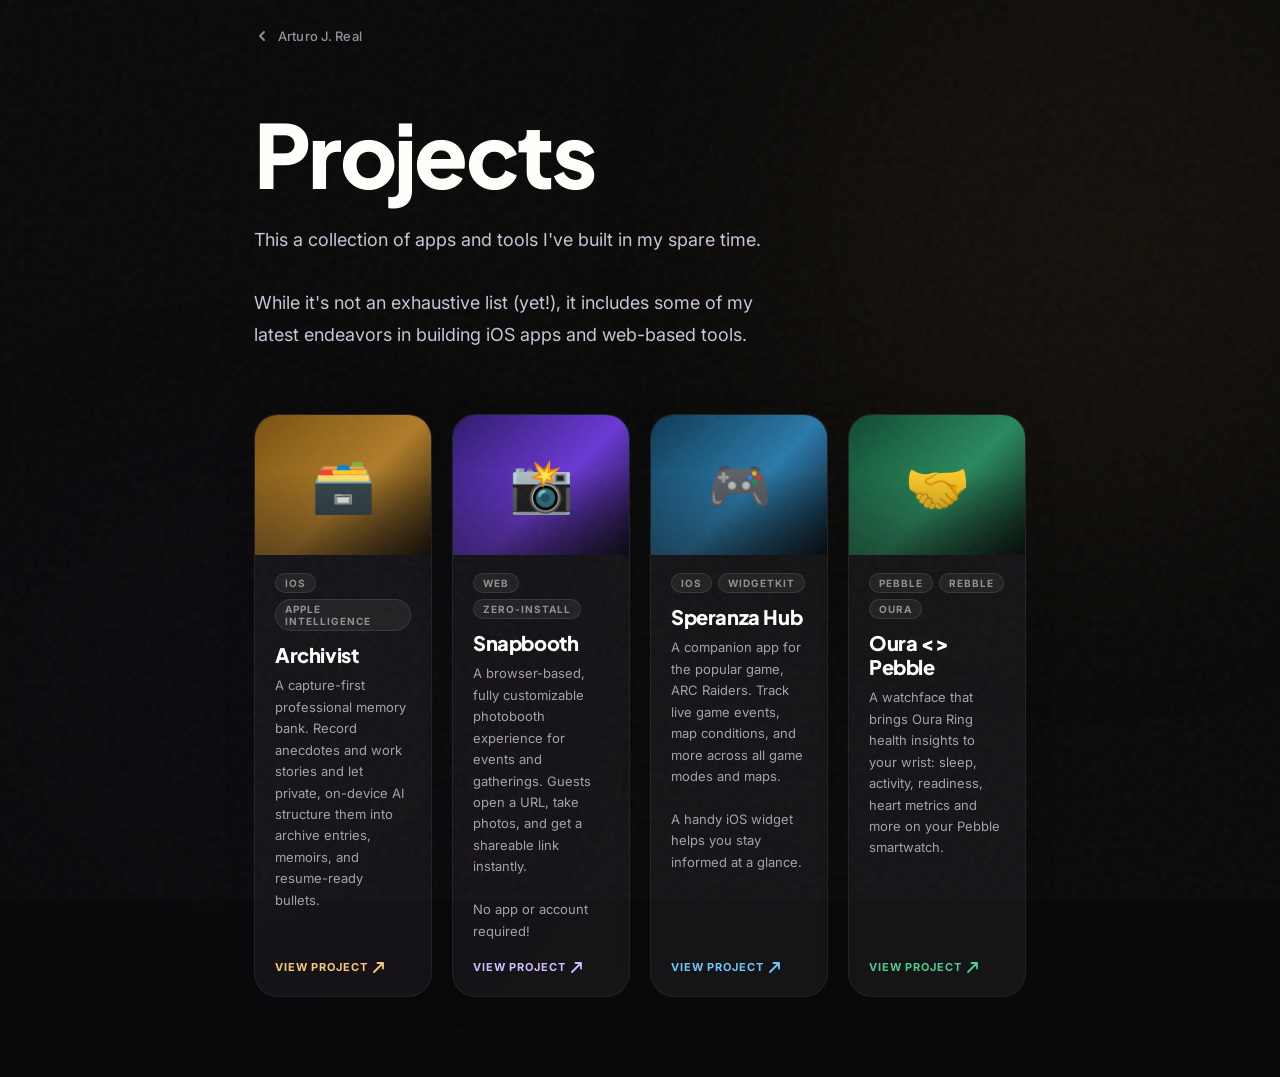
<file: projects/index.html>
<!DOCTYPE html>
<html lang="en">
<head>
  <meta charset="UTF-8">
  <meta name="viewport" content="width=device-width, initial-scale=1.0">
  <title>Projects — Arturo J. Real</title>
  <meta name="description" content="Apps and tools built by Arturo J. Real — Archivist, Snapbooth, and Speranza Hub.">

  <link rel="preconnect" href="https://fonts.googleapis.com">
  <link rel="preconnect" href="https://fonts.gstatic.com" crossorigin>
  <link href="https://fonts.googleapis.com/css2?family=Plus+Jakarta+Sans:wght@700;800&family=Inter:wght@300;400;500;600&display=swap" rel="stylesheet">

  <style>
    /* ─── TOKENS ─────────────────────────────────────────────── */
    :root {
      --bg:              #0a0a0a;
      --bg-card:         rgba(29, 27, 32, 0.6);
      --bg-card-hover:   rgba(40, 38, 43, 0.75);
      --text-primary:    #fffffc;
      --text-secondary:  #cbc3d7;
      --text-muted:      #958e9f;
      --accent:          #d8aa5a;
      --border:          rgba(255,255,255,0.06);
      --border-accent:   rgba(216,170,90,0.2);
      --radius-card:     1.5rem;
      --radius-pill:     9999px;
      --ease:            cubic-bezier(0.16, 1, 0.3, 1);
    }

    *, *::before, *::after { box-sizing: border-box; margin: 0; padding: 0; }

    html {
      font-family: 'Inter', -apple-system, BlinkMacSystemFont, sans-serif;
      font-size: 16px;
      background: var(--bg);
      color: var(--text-primary);
      -webkit-font-smoothing: antialiased;
      scroll-behavior: smooth;
    }

    body { background: var(--bg); min-height: 100vh; overflow-x: hidden; }

    /* ─── GRAIN ──────────────────────────────────────────────── */
    .grain {
      position: fixed; inset: 0; pointer-events: none; z-index: 100;
      opacity: 0.035;
      background-image: url("data:image/svg+xml,%3Csvg viewBox='0 0 200 200' xmlns='http://www.w3.org/2000/svg'%3E%3Cfilter id='n'%3E%3CfeTurbulence type='fractalNoise' baseFrequency='0.65' numOctaves='3' stitchTiles='stitch'/%3E%3C/filter%3E%3Crect width='100%25' height='100%25' filter='url(%23n)'/%3E%3C/svg%3E");
    }

    /* ─── BACKGROUND BLURS ───────────────────────────────────── */
    .bg-blur { position: fixed; border-radius: 50%; pointer-events: none; filter: blur(120px); z-index: 0; }
    .bg-blur-1 { width: 50vw; height: 50vw; top: -10%; right: -10%; background: rgba(176,125,42,0.12); opacity: 0.5; }
    .bg-blur-2 { width: 45vw; height: 45vw; bottom: -10%; left: -5%; background: rgba(107,56,212,0.08); opacity: 0.35; }

    /* ─── LAYOUT ─────────────────────────────────────────────── */
    .page-wrap {
      position: relative; z-index: 1;
      max-width: 820px; margin: 0 auto; padding: 0 24px 80px;
    }

    /* ─── NAV ────────────────────────────────────────────────── */
    nav {
      display: flex; align-items: center; justify-content: space-between;
      padding: 28px 0 0; margin-bottom: 64px;
    }

    .nav-back {
      display: inline-flex; align-items: center; gap: 8px;
      color: var(--text-muted); text-decoration: none;
      font-size: 13px; font-weight: 500; letter-spacing: 0.01em;
      transition: color 200ms var(--ease);
    }
    .nav-back:hover { color: var(--text-primary); }
    .nav-back svg { width: 16px; height: 16px; }

    /* ─── HERO ───────────────────────────────────────────────── */
    .hero { margin-bottom: 64px; }

    .hero-title {
      font-family: 'Plus Jakarta Sans', 'Inter', sans-serif;
      font-weight: 800;
      font-size: clamp(3rem, 8vw, 5.5rem);
      line-height: 1.05; letter-spacing: -0.03em;
      color: var(--text-primary); margin-bottom: 24px;
    }

    .hero-description {
      font-size: 1.125rem; line-height: 1.75;
      color: var(--text-secondary); font-weight: 400; max-width: 540px;
    }

    /* ─── PROJECT CARDS ──────────────────────────────────────── */
    .projects-grid {
      display: grid;
      grid-template-columns: repeat(4, 1fr);
      gap: 20px;
    }

    .project-card {
      display: flex; flex-direction: column;
      background: var(--bg-card);
      border: 1px solid var(--border);
      border-radius: var(--radius-card);
      overflow: hidden; text-decoration: none;
      backdrop-filter: blur(20px); -webkit-backdrop-filter: blur(20px);
      transition: transform 0.35s var(--ease), background 0.3s var(--ease),
                  border-color 0.3s var(--ease), box-shadow 0.35s var(--ease);
      box-shadow: 0 8px 32px rgba(0,0,0,0.14);
    }
    .project-card:hover {
      transform: translateY(-6px) scale(1.015);
      background: var(--bg-card-hover);
      box-shadow: 0 20px 56px rgba(0,0,0,0.2);
    }

    .project-card-header {
      height: 140px;
      display: flex; align-items: center; justify-content: center;
      font-size: 3.25rem; position: relative; overflow: hidden;
    }
    .project-card-header::after {
      content: ''; position: absolute; inset: 0;
      background: linear-gradient(to bottom, transparent 40%, rgba(10,10,10,0.45) 100%);
    }

    .project-card-body {
      padding: 18px 20px 22px; flex: 1; display: flex; flex-direction: column;
    }

    .project-platforms {
      display: flex; flex-wrap: wrap; gap: 6px; margin-bottom: 12px;
    }

    .platform-tag {
      font-size: 10px; font-weight: 700; letter-spacing: 0.1em;
      text-transform: uppercase; padding: 3px 9px;
      border-radius: var(--radius-pill);
      background: rgba(255,255,255,0.06);
      border: 1px solid rgba(255,255,255,0.1);
      color: rgba(255,255,255,0.5);
    }

    .project-name {
      font-family: 'Plus Jakarta Sans', 'Inter', sans-serif;
      font-size: 1.25rem; font-weight: 800;
      letter-spacing: -0.02em; color: var(--text-primary);
      margin-bottom: 8px; line-height: 1.2;
    }

    .project-desc {
      font-size: 0.8125rem; line-height: 1.65;
      color: var(--text-secondary); opacity: 0.8; flex: 1; margin-bottom: 0;
    }

    .project-link {
      display: inline-flex; align-items: center; gap: 5px;
      margin-top: 18px; font-size: 11px; font-weight: 700;
      letter-spacing: 0.08em; text-transform: uppercase;
      transition: gap 150ms var(--ease);
    }
    .project-card:hover .project-link { gap: 9px; }

    /* ─── FADE IN ────────────────────────────────────────────── */
    @keyframes fadeUp {
      from { opacity: 0; transform: translateY(16px); }
      to   { opacity: 1; transform: translateY(0); }
    }
    .fade-up { opacity: 0; animation: fadeUp 0.9s var(--ease) forwards; }
    .fade-up:nth-child(1) { animation-delay: 0.05s; }
    .fade-up:nth-child(2) { animation-delay: 0.15s; }
    .fade-up:nth-child(3) { animation-delay: 0.25s; }
    .fade-up:nth-child(4) { animation-delay: 0.35s; }
    .fade-up:nth-child(5) { animation-delay: 0.45s; }

    /* ─── MOBILE ─────────────────────────────────────────────── */
    @media (max-width: 860px) {
      .projects-grid { grid-template-columns: repeat(2, 1fr); }
    }
    @media (max-width: 600px) {
      .page-wrap { padding: 0 20px 64px; }
      nav { margin-bottom: 48px; }
      .hero-title { font-size: 3rem; }
      .projects-grid { grid-template-columns: 1fr; }
    }
  </style>
</head>

<body>
  <div class="grain"></div>
  <div class="bg-blur bg-blur-1"></div>
  <div class="bg-blur bg-blur-2"></div>

  <div class="page-wrap">

    <nav>
      <a href="/" class="nav-back">
        <svg viewBox="0 0 16 16" fill="none" stroke="currentColor" stroke-width="1.8" stroke-linecap="round" stroke-linejoin="round">
          <path d="M10 12L6 8l4-4"/>
        </svg>
        Arturo J. Real
      </a>
    </nav>

    <section class="hero">
      <h1 class="hero-title fade-up">Projects</h1>
      <p class="hero-description fade-up">This a collection of apps and tools I've built in my spare time. <br><br> While it's not an exhaustive list (yet!), it includes some of my latest endeavors in building iOS apps and web-based tools.</p>
    </section>

    <div class="projects-grid fade-up">

      <!-- Archivist -->
      <a class="project-card" href="/archivist/">
        <div class="project-card-header" style="background: linear-gradient(135deg, #7a5210 0%, #b07d2a 55%, #1a1207 100%);">
          🗃️
        </div>
        <div class="project-card-body">
          <div class="project-platforms">
            <span class="platform-tag">iOS</span>
            <span class="platform-tag">Apple Intelligence</span>
          </div>
          <h2 class="project-name">Archivist</h2>
          <p class="project-desc">A capture-first professional memory bank. Record anecdotes and work stories and let private, on-device AI structure them into archive entries, memoirs, and resume-ready bullets.</p>
          <span class="project-link" style="color: #f5c97a;">
            View project
            <svg width="11" height="11" viewBox="0 0 11 11" fill="none" stroke="currentColor" stroke-width="1.8" stroke-linecap="round" stroke-linejoin="round">
              <path d="M1 10L10 1M10 1H4.5M10 1v5.5"/>
            </svg>
          </span>
        </div>
      </a>

      <!-- Snapbooth -->
      <a class="project-card" href="/snapbooth/">
        <div class="project-card-header" style="background: linear-gradient(135deg, #2d1b6b 0%, #6b38d4 55%, #0d0a1a 100%);">
          📸
        </div>
        <div class="project-card-body">
          <div class="project-platforms">
            <span class="platform-tag">Web</span>
            <span class="platform-tag">Zero-install</span>
          </div>
          <h2 class="project-name">Snapbooth</h2>
          <p class="project-desc">A browser-based, fully customizable photobooth experience for events and gatherings. Guests open a URL, take photos, and get a shareable link instantly.<br><br> No app or account required!</p>
          <span class="project-link" style="color: #d0bcff;">
            View project
            <svg width="11" height="11" viewBox="0 0 11 11" fill="none" stroke="currentColor" stroke-width="1.8" stroke-linecap="round" stroke-linejoin="round">
              <path d="M1 10L10 1M10 1H4.5M10 1v5.5"/>
            </svg>
          </span>
        </div>
      </a>

      <!-- Speranza Hub -->
      <a class="project-card" href="/speranza_hub/">
        <div class="project-card-header" style="background: linear-gradient(135deg, #0f3a55 0%, #2a7aaa 55%, #050e17 100%);">
          🎮
        </div>
        <div class="project-card-body">
          <div class="project-platforms">
            <span class="platform-tag">iOS</span>
            <span class="platform-tag">WidgetKit</span>
          </div>
          <h2 class="project-name">Speranza Hub</h2>
          <p class="project-desc">A companion app for the popular game, ARC Raiders. Track live game events, map conditions, and more across all game modes and maps. <br><br> A handy iOS widget helps you stay informed at a glance.</p>
          <span class="project-link" style="color: #6ec6f5;">
            View project
            <svg width="11" height="11" viewBox="0 0 11 11" fill="none" stroke="currentColor" stroke-width="1.8" stroke-linecap="round" stroke-linejoin="round">
              <path d="M1 10L10 1M10 1H4.5M10 1v5.5"/>
            </svg>
          </span>
        </div>
      </a>

      <!-- Oura <> Pebble -->
      <a class="project-card" href="/oura-pebble/">
        <div class="project-card-header" style="background: linear-gradient(135deg, #0f4a32 0%, #2a8a5e 55%, #050f09 100%);">
          🤝
        </div>
        <div class="project-card-body">
          <div class="project-platforms">
            <span class="platform-tag">Pebble</span>
            <span class="platform-tag">Rebble</span>
            <span class="platform-tag">Oura</span>
          </div>
          <h2 class="project-name">Oura &lt;&gt; Pebble</h2>
          <p class="project-desc">A watchface that brings Oura Ring health insights to your wrist: sleep, activity, readiness, heart metrics and more on your Pebble smartwatch.</p>
          <span class="project-link" style="color: #4ecb8d;">
            View project
            <svg width="11" height="11" viewBox="0 0 11 11" fill="none" stroke="currentColor" stroke-width="1.8" stroke-linecap="round" stroke-linejoin="round">
              <path d="M1 10L10 1M10 1H4.5M10 1v5.5"/>
            </svg>
          </span>
        </div>
      </a>

    </div>
  </div>
</body>
</html>
</file>
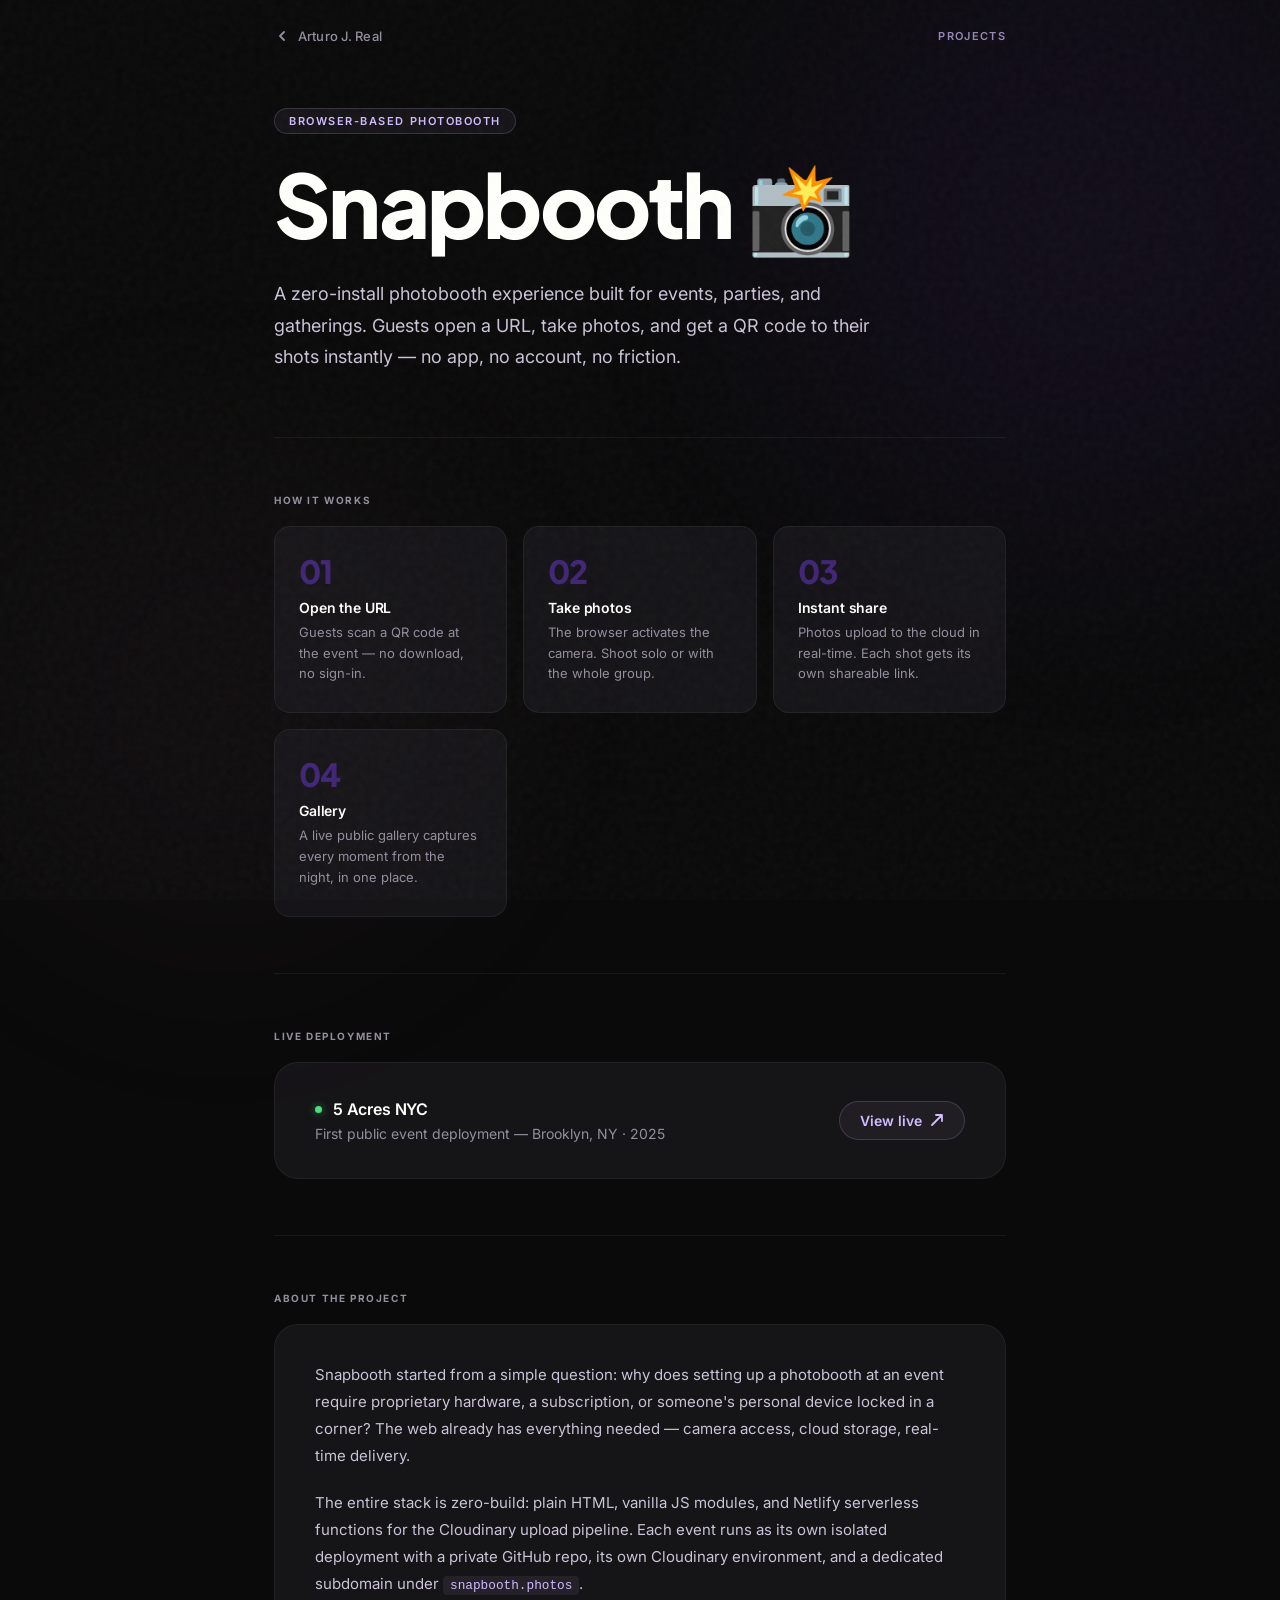
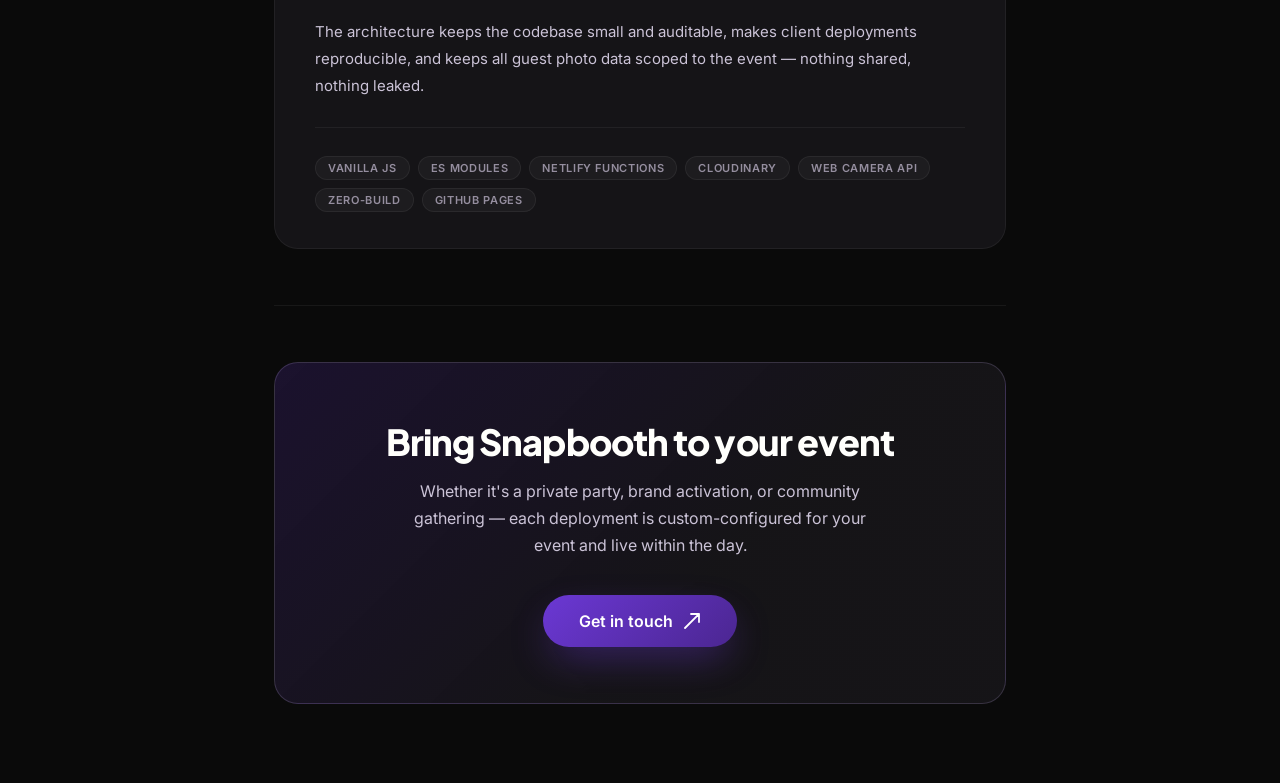
<file: snapbooth/index.html>
<!DOCTYPE html>
<html lang="en">
<head>
  <meta charset="UTF-8">
  <meta name="viewport" content="width=device-width, initial-scale=1.0">
  <title>Snapbooth 📸 — Arturo J. Real</title>
  <meta name="description" content="Snapbooth is a browser-based photobooth built for events, parties, and gatherings. No app required. Book a deployment for your next event.">

  <!-- Fonts — match main site + Snapbooth headline weight -->
  <link rel="preconnect" href="https://fonts.googleapis.com">
  <link rel="preconnect" href="https://fonts.gstatic.com" crossorigin>
  <link href="https://fonts.googleapis.com/css2?family=Plus+Jakarta+Sans:wght@700;800&family=Inter:wght@300;400;500;600&display=swap" rel="stylesheet">

  <style>
    /* ─── TOKENS ─────────────────────────────────────────────── */
    :root {
      --bg:              #0a0a0a;
      --bg-card:         rgba(29, 27, 32, 0.6);
      --bg-card-hover:   rgba(40, 38, 43, 0.7);
      --text-primary:    #fffffc;
      --text-secondary:  #cbc3d7;
      --text-muted:      #958e9f;
      --accent:          #d0bcff;
      --accent-deep:     #6b38d4;
      --accent-deeper:   #4b2691;
      --border:          rgba(255,255,255,0.06);
      --border-accent:   rgba(208,188,255,0.18);
      --radius-card:     1.5rem;
      --radius-pill:     9999px;
      --ease:            cubic-bezier(0.16, 1, 0.3, 1);
    }

    /* ─── RESET ──────────────────────────────────────────────── */
    *, *::before, *::after { box-sizing: border-box; margin: 0; padding: 0; }

    html {
      font-family: 'Inter', -apple-system, BlinkMacSystemFont, sans-serif;
      font-size: 16px;
      background: var(--bg);
      color: var(--text-primary);
      -webkit-font-smoothing: antialiased;
      scroll-behavior: smooth;
    }

    body {
      background: var(--bg);
      min-height: 100vh;
      overflow-x: hidden;
    }

    /* ─── GRAIN ──────────────────────────────────────────────── */
    .grain {
      position: fixed;
      inset: 0;
      pointer-events: none;
      z-index: 100;
      opacity: 0.035;
      background-image: url("data:image/svg+xml,%3Csvg viewBox='0 0 200 200' xmlns='http://www.w3.org/2000/svg'%3E%3Cfilter id='n'%3E%3CfeTurbulence type='fractalNoise' baseFrequency='0.65' numOctaves='3' stitchTiles='stitch'/%3E%3C/filter%3E%3Crect width='100%25' height='100%25' filter='url(%23n)'/%3E%3C/svg%3E");
    }

    /* ─── BACKGROUND BLURS ───────────────────────────────────── */
    .bg-blur {
      position: fixed;
      border-radius: 50%;
      pointer-events: none;
      filter: blur(120px);
      z-index: 0;
    }
    .bg-blur-1 {
      width: 50vw; height: 50vw;
      top: -10%; right: -10%;
      background: rgba(107, 56, 212, 0.15);
      opacity: 0.5;
    }
    .bg-blur-2 {
      width: 45vw; height: 45vw;
      bottom: -10%; left: -5%;
      background: rgba(255, 174, 212, 0.08);
      opacity: 0.4;
    }

    /* ─── LAYOUT ─────────────────────────────────────────────── */
    .page-wrap {
      position: relative;
      z-index: 1;
      max-width: 780px;
      margin: 0 auto;
      padding: 0 24px 80px;
    }

    /* ─── NAV ────────────────────────────────────────────────── */
    nav {
      display: flex;
      align-items: center;
      justify-content: space-between;
      padding: 28px 0 0;
      margin-bottom: 64px;
    }

    .nav-back {
      display: inline-flex;
      align-items: center;
      gap: 8px;
      color: var(--text-muted);
      text-decoration: none;
      font-size: 13px;
      font-weight: 500;
      letter-spacing: 0.01em;
      transition: color 200ms var(--ease);
    }
    .nav-back:hover { color: var(--text-primary); }
    .nav-back svg { width: 16px; height: 16px; }

    .nav-tag {
      font-size: 11px;
      font-weight: 600;
      letter-spacing: 0.12em;
      text-transform: uppercase;
      color: var(--accent);
      opacity: 0.7;
    }

    /* ─── HERO ───────────────────────────────────────────────── */
    .hero {
      margin-bottom: 64px;
    }

    .hero-eyebrow {
      display: inline-block;
      font-size: 11px;
      font-weight: 600;
      letter-spacing: 0.14em;
      text-transform: uppercase;
      color: var(--accent);
      border: 1px solid var(--border-accent);
      border-radius: var(--radius-pill);
      padding: 5px 14px;
      margin-bottom: 24px;
      background: rgba(208, 188, 255, 0.06);
    }

    .hero-title {
      font-family: 'Plus Jakarta Sans', 'Inter', sans-serif;
      font-weight: 800;
      font-size: clamp(3rem, 8vw, 5.5rem);
      line-height: 1.05;
      letter-spacing: -0.03em;
      color: var(--text-primary);
      margin-bottom: 28px;
    }

    .hero-title .emoji {
      display: inline-block;
    }

    .hero-description {
      font-size: 1.125rem;
      line-height: 1.75;
      color: var(--text-secondary);
      font-weight: 400;
      max-width: 600px;
    }

    /* ─── SECTION HEADINGS ───────────────────────────────────── */
    .section-label {
      font-size: 10px;
      font-weight: 700;
      letter-spacing: 0.16em;
      text-transform: uppercase;
      color: var(--text-muted);
      margin-bottom: 20px;
    }

    /* ─── CARD ───────────────────────────────────────────────── */
    .card {
      background: var(--bg-card);
      border: 1px solid var(--border);
      border-radius: var(--radius-card);
      padding: 36px 40px;
      backdrop-filter: blur(20px);
      -webkit-backdrop-filter: blur(20px);
      transition: background 300ms var(--ease), border-color 300ms var(--ease);
    }
    .card:hover {
      background: var(--bg-card-hover);
      border-color: var(--border-accent);
    }

    /* ─── HOW IT WORKS ───────────────────────────────────────── */
    .how-section {
      margin-bottom: 48px;
    }

    .how-grid {
      display: grid;
      grid-template-columns: repeat(auto-fit, minmax(180px, 1fr));
      gap: 16px;
    }

    .how-item {
      background: var(--bg-card);
      border: 1px solid var(--border);
      border-radius: 1rem;
      padding: 28px 24px;
      transition: border-color 250ms var(--ease);
    }
    .how-item:hover { border-color: var(--border-accent); }

    .how-number {
      font-family: 'Plus Jakarta Sans', sans-serif;
      font-size: 2rem;
      font-weight: 800;
      color: var(--accent-deep);
      opacity: 0.5;
      line-height: 1;
      margin-bottom: 12px;
      letter-spacing: -0.03em;
    }

    .how-item h3 {
      font-size: 0.875rem;
      font-weight: 600;
      color: var(--text-primary);
      margin-bottom: 6px;
      letter-spacing: -0.01em;
    }

    .how-item p {
      font-size: 0.8125rem;
      color: var(--text-muted);
      line-height: 1.6;
    }

    /* ─── CASE STUDY ─────────────────────────────────────────── */
    .case-section {
      margin-bottom: 48px;
    }

    .case-card {
      margin-bottom: 0;
    }

    .case-card p {
      font-size: 0.9375rem;
      color: var(--text-secondary);
      line-height: 1.8;
      margin-bottom: 20px;
    }
    .case-card p:last-of-type { margin-bottom: 0; }

    .tech-tags {
      display: flex;
      flex-wrap: wrap;
      gap: 8px;
      margin-top: 28px;
      padding-top: 28px;
      border-top: 1px solid var(--border);
    }

    .tag {
      font-size: 11px;
      font-weight: 600;
      letter-spacing: 0.06em;
      text-transform: uppercase;
      color: var(--text-muted);
      background: rgba(255,255,255,0.04);
      border: 1px solid var(--border);
      border-radius: var(--radius-pill);
      padding: 4px 12px;
    }

    /* ─── LIVE DEPLOYMENT ────────────────────────────────────── */
    .live-section {
      margin-bottom: 48px;
    }

    .live-card {
      display: flex;
      align-items: center;
      justify-content: space-between;
      gap: 24px;
      flex-wrap: wrap;
    }

    .live-info h3 {
      font-size: 1rem;
      font-weight: 600;
      color: var(--text-primary);
      margin-bottom: 6px;
      letter-spacing: -0.01em;
    }

    .live-info p {
      font-size: 0.875rem;
      color: var(--text-muted);
    }

    .live-dot {
      display: inline-block;
      width: 7px;
      height: 7px;
      border-radius: 50%;
      background: #4ade80;
      margin-right: 7px;
      box-shadow: 0 0 8px rgba(74, 222, 128, 0.6);
      animation: pulse 2s ease-in-out infinite;
      vertical-align: middle;
      position: relative;
      top: -1px;
    }

    @keyframes pulse {
      0%, 100% { opacity: 1; }
      50% { opacity: 0.4; }
    }

    .btn-ghost {
      display: inline-flex;
      align-items: center;
      gap: 8px;
      padding: 10px 20px;
      font-size: 0.875rem;
      font-weight: 600;
      color: var(--accent);
      border: 1px solid var(--border-accent);
      border-radius: var(--radius-pill);
      text-decoration: none;
      background: rgba(208, 188, 255, 0.06);
      transition: background 200ms var(--ease), transform 150ms var(--ease);
      white-space: nowrap;
    }
    .btn-ghost:hover {
      background: rgba(208, 188, 255, 0.12);
      transform: translateY(-1px);
    }
    .btn-ghost svg { width: 14px; height: 14px; }

    /* ─── CTA ────────────────────────────────────────────────── */
    .cta-section {
      margin-bottom: 0;
    }

    .cta-card {
      text-align: center;
      padding: 56px 40px;
      background: linear-gradient(135deg, rgba(107,56,212,0.18) 0%, rgba(29,27,32,0.6) 60%);
      border-color: var(--border-accent);
    }

    .cta-card h2 {
      font-family: 'Plus Jakarta Sans', sans-serif;
      font-size: clamp(1.5rem, 4vw, 2.25rem);
      font-weight: 800;
      color: var(--text-primary);
      letter-spacing: -0.025em;
      margin-bottom: 14px;
    }

    .cta-card p {
      font-size: 1rem;
      color: var(--text-secondary);
      line-height: 1.7;
      max-width: 460px;
      margin: 0 auto 36px;
    }

    .btn-primary {
      display: inline-flex;
      align-items: center;
      gap: 10px;
      padding: 16px 36px;
      font-family: 'Inter', sans-serif;
      font-size: 1rem;
      font-weight: 600;
      color: #fff;
      background: linear-gradient(135deg, var(--accent-deep), var(--accent-deeper));
      border-radius: var(--radius-pill);
      text-decoration: none;
      box-shadow: 0 16px 40px -8px rgba(107, 56, 212, 0.45);
      transition: transform 200ms var(--ease), box-shadow 200ms var(--ease);
    }
    .btn-primary:hover {
      transform: translateY(-2px) scale(1.02);
      box-shadow: 0 22px 48px -8px rgba(107, 56, 212, 0.6);
    }
    .btn-primary:active { transform: scale(0.97); }
    .btn-primary svg { width: 18px; height: 18px; }

    /* ─── DIVIDERS ───────────────────────────────────────────── */
    .divider {
      height: 1px;
      background: var(--border);
      margin: 56px 0;
    }

    /* ─── FADE IN ────────────────────────────────────────────── */
    @keyframes fadeUp {
      from { opacity: 0; transform: translateY(16px); }
      to   { opacity: 1; transform: translateY(0); }
    }

    .fade-up {
      opacity: 0;
      animation: fadeUp 0.9s var(--ease) forwards;
    }
    .fade-up:nth-child(1) { animation-delay: 0.05s; }
    .fade-up:nth-child(2) { animation-delay: 0.15s; }
    .fade-up:nth-child(3) { animation-delay: 0.25s; }
    .fade-up:nth-child(4) { animation-delay: 0.35s; }
    .fade-up:nth-child(5) { animation-delay: 0.45s; }

    /* ─── MOBILE ─────────────────────────────────────────────── */
    @media (max-width: 600px) {
      .page-wrap { padding: 0 20px 64px; }
      nav { margin-bottom: 48px; }
      .hero-title { font-size: 3rem; }
      .card { padding: 28px 24px; }
      .cta-card { padding: 40px 24px; }
      .live-card { flex-direction: column; align-items: flex-start; }
      .how-grid { grid-template-columns: 1fr 1fr; }
    }
  </style>
</head>

<body>
  <div class="grain"></div>
  <div class="bg-blur bg-blur-1"></div>
  <div class="bg-blur bg-blur-2"></div>

  <div class="page-wrap">

    <!-- NAV -->
    <nav>
      <a href="/" class="nav-back">
        <svg viewBox="0 0 16 16" fill="none" stroke="currentColor" stroke-width="1.8" stroke-linecap="round" stroke-linejoin="round">
          <path d="M10 12L6 8l4-4"/>
        </svg>
        Arturo J. Real
      </a>
      <a href="/projects/" class="nav-tag" style="text-decoration:none;">Projects</a>
    </nav>

    <!-- HERO -->
    <section class="hero">
      <div class="fade-up">
        <span class="hero-eyebrow">Browser-based photobooth</span>
      </div>
      <h1 class="hero-title fade-up">
        Snapbooth <span class="emoji">📸</span>
      </h1>
      <p class="hero-description fade-up">
        A zero-install photobooth experience built for events, parties, and gatherings.
        Guests open a URL, take photos, and get a QR code to their shots instantly —
        no app, no account, no friction.
      </p>
    </section>

    <div class="divider"></div>

    <!-- HOW IT WORKS -->
    <section class="how-section fade-up">
      <p class="section-label">How it works</p>
      <div class="how-grid">
        <div class="how-item">
          <div class="how-number">01</div>
          <h3>Open the URL</h3>
          <p>Guests scan a QR code at the event — no download, no sign-in.</p>
        </div>
        <div class="how-item">
          <div class="how-number">02</div>
          <h3>Take photos</h3>
          <p>The browser activates the camera. Shoot solo or with the whole group.</p>
        </div>
        <div class="how-item">
          <div class="how-number">03</div>
          <h3>Instant share</h3>
          <p>Photos upload to the cloud in real-time. Each shot gets its own shareable link.</p>
        </div>
        <div class="how-item">
          <div class="how-number">04</div>
          <h3>Gallery</h3>
          <p>A live public gallery captures every moment from the night, in one place.</p>
        </div>
      </div>
    </section>

    <div class="divider"></div>

    <!-- LIVE DEPLOYMENT -->
    <section class="live-section fade-up">
      <p class="section-label">Live deployment</p>
      <div class="card live-card">
        <div class="live-info">
          <h3>
            <span class="live-dot"></span>
            5 Acres NYC
          </h3>
          <p>First public event deployment — Brooklyn, NY · 2025</p>
        </div>
        <a href="https://5acresnyc.snapbooth.photos" target="_blank" rel="noopener noreferrer" class="btn-ghost">
          View live
          <svg viewBox="0 0 14 14" fill="none" stroke="currentColor" stroke-width="1.8" stroke-linecap="round" stroke-linejoin="round">
            <path d="M2 12L12 2M12 2H6M12 2v6"/>
          </svg>
        </a>
      </div>
    </section>

    <div class="divider"></div>

    <!-- CASE STUDY -->
    <section class="case-section fade-up">
      <p class="section-label">About the project</p>
      <div class="card case-card">
        <p>
          Snapbooth started from a simple question: why does setting up a photobooth at an event
          require proprietary hardware, a subscription, or someone's personal device locked in a corner?
          The web already has everything needed — camera access, cloud storage, real-time delivery.
        </p>
        <p>
          The entire stack is zero-build: plain HTML, vanilla JS modules, and Netlify serverless functions
          for the Cloudinary upload pipeline. Each event runs as its own isolated deployment with
          a private GitHub repo, its own Cloudinary environment, and a dedicated subdomain under
          <code style="font-size:0.85em; color:var(--accent); background:rgba(208,188,255,0.08); padding:2px 7px; border-radius:4px;">snapbooth.photos</code>.
        </p>
        <p>
          The architecture keeps the codebase small and auditable, makes client deployments reproducible,
          and keeps all guest photo data scoped to the event — nothing shared, nothing leaked.
        </p>

        <div class="tech-tags">
          <span class="tag">Vanilla JS</span>
          <span class="tag">ES Modules</span>
          <span class="tag">Netlify Functions</span>
          <span class="tag">Cloudinary</span>
          <span class="tag">Web Camera API</span>
          <span class="tag">Zero-build</span>
          <span class="tag">GitHub Pages</span>
        </div>
      </div>
    </section>

    <div class="divider"></div>

    <!-- CTA -->
    <section class="cta-section fade-up">
      <div class="card cta-card">
        <h2>Bring Snapbooth to your event</h2>
        <p>
          Whether it's a private party, brand activation, or community gathering —
          each deployment is custom-configured for your event and live within the day.
        </p>
        <a
          href="mailto:arturojreal+snapbooth@gmail.com?subject=Snapbooth%20Inquiry"
          class="btn-primary"
        >
          Get in touch
          <svg viewBox="0 0 18 18" fill="none" stroke="currentColor" stroke-width="1.8" stroke-linecap="round" stroke-linejoin="round">
            <path d="M2 16L16 2M16 2H8M16 2v8"/>
          </svg>
        </a>
      </div>
    </section>

  </div>
</body>
</html>
</file>
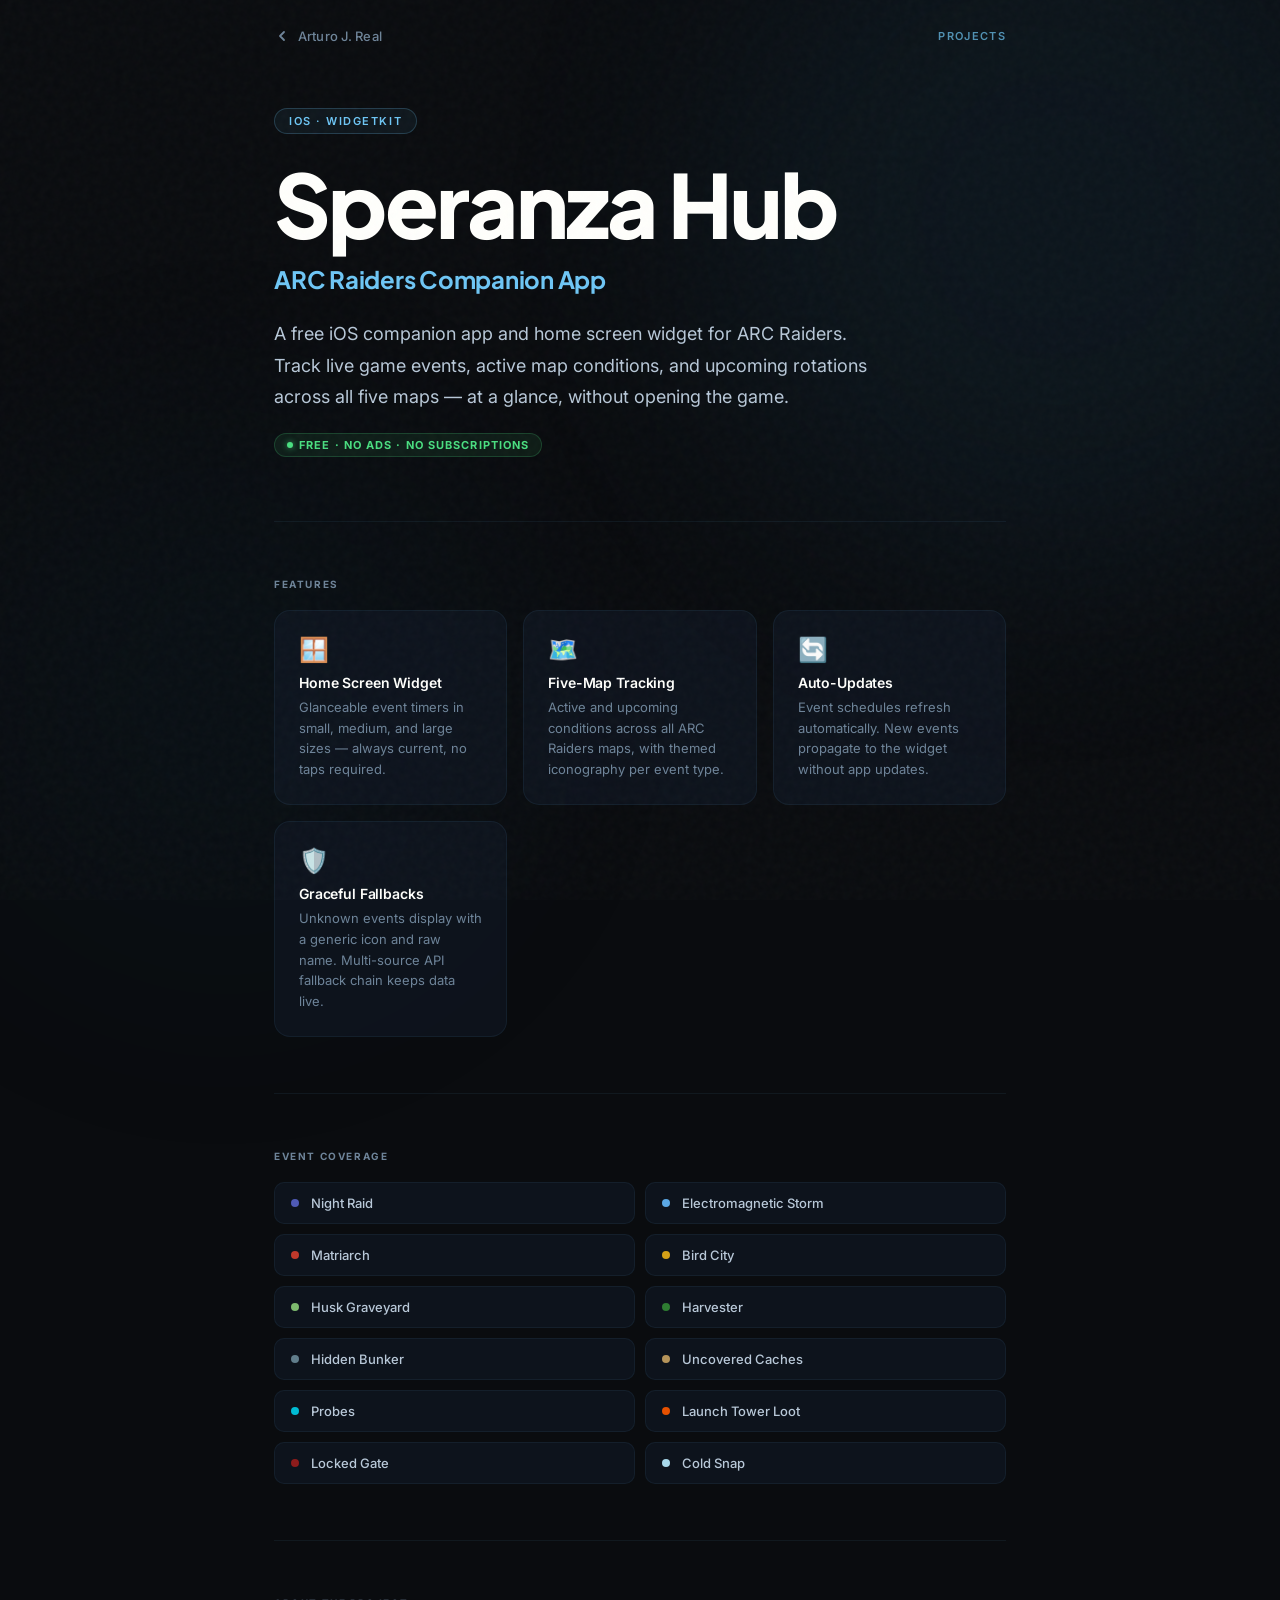
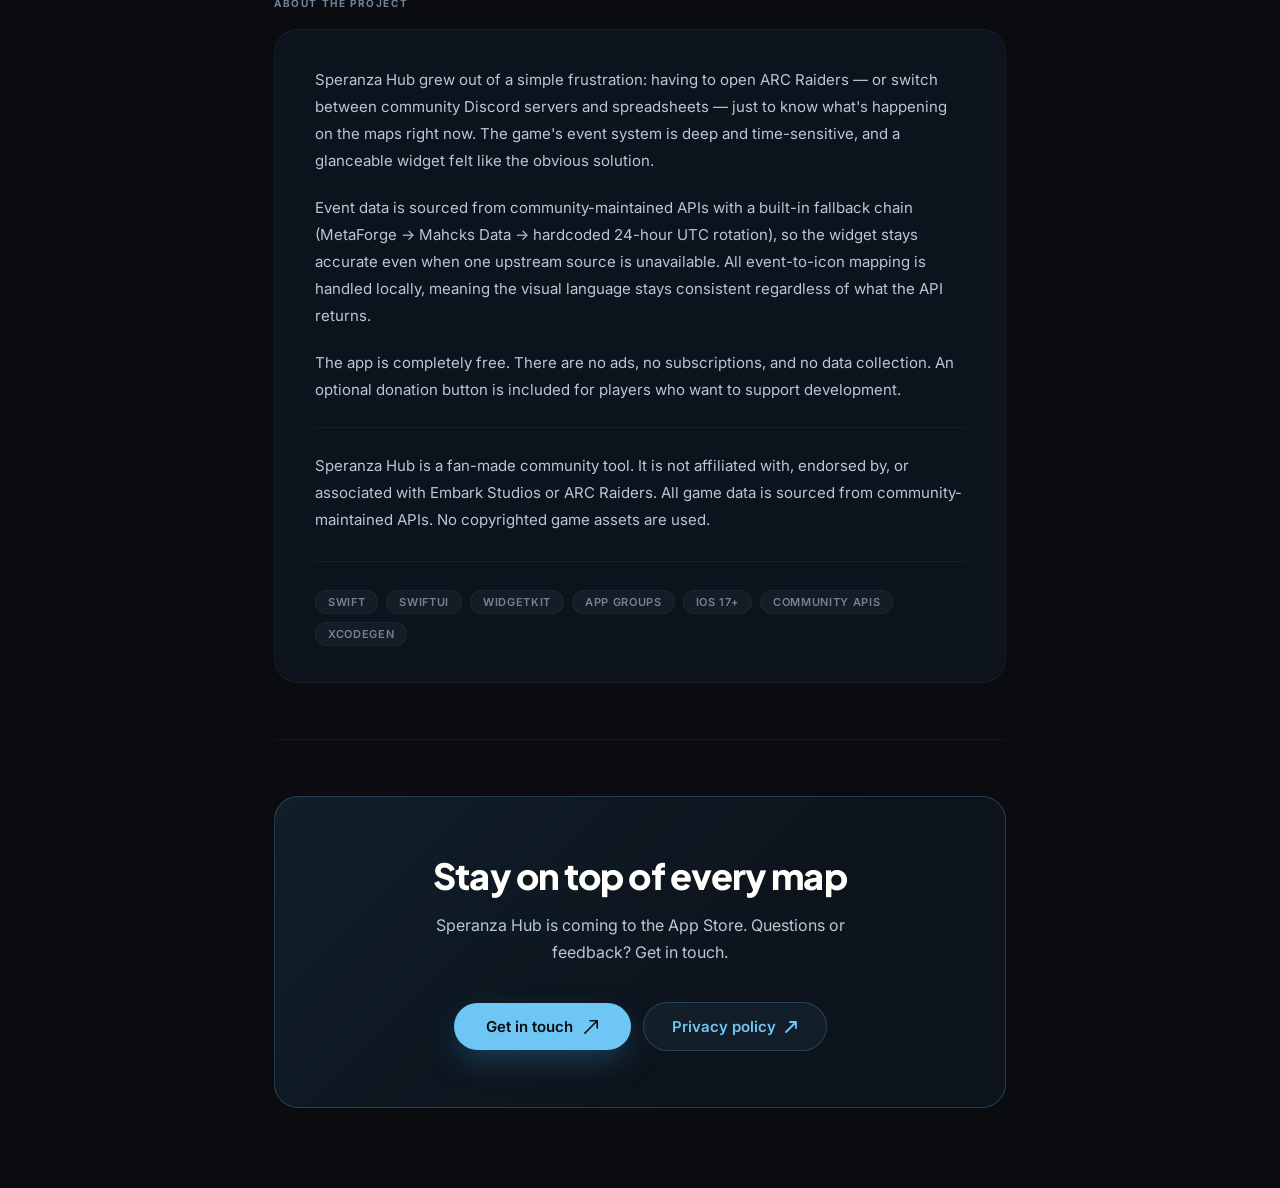
<file: speranza_hub/index.html>
<!DOCTYPE html>
<html lang="en">
<head>
  <meta charset="UTF-8">
  <meta name="viewport" content="width=device-width, initial-scale=1.0">
  <title>Speranza Hub — Arturo J. Real</title>
  <meta name="description" content="Speranza Hub is a free iOS companion app and home screen widget for ARC Raiders. Track live game events, map conditions, traders, and more — at a glance.">

  <link rel="preconnect" href="https://fonts.googleapis.com">
  <link rel="preconnect" href="https://fonts.gstatic.com" crossorigin>
  <link href="https://fonts.googleapis.com/css2?family=Plus+Jakarta+Sans:wght@700;800&family=Inter:wght@300;400;500;600&display=swap" rel="stylesheet">

  <style>
    /* ─── TOKENS ─────────────────────────────────────────────── */
    :root {
      --bg:              #0a0c0f;
      --bg-card:         rgba(16, 24, 36, 0.65);
      --bg-card-hover:   rgba(22, 32, 48, 0.75);
      --text-primary:    #fffffc;
      --text-secondary:  #b8c8d8;
      --text-muted:      #6e8499;
      --accent:          #6ec6f5;
      --accent-deep:     #2a7aaa;
      --accent-deeper:   #0f4a6e;
      --border:          rgba(110, 198, 245, 0.07);
      --border-accent:   rgba(110, 198, 245, 0.22);
      --radius-card:     1.5rem;
      --radius-pill:     9999px;
      --ease:            cubic-bezier(0.16, 1, 0.3, 1);
    }

    /* ─── RESET ──────────────────────────────────────────────── */
    *, *::before, *::after { box-sizing: border-box; margin: 0; padding: 0; }

    html {
      font-family: 'Inter', -apple-system, BlinkMacSystemFont, sans-serif;
      font-size: 16px;
      background: var(--bg);
      color: var(--text-primary);
      -webkit-font-smoothing: antialiased;
      scroll-behavior: smooth;
    }

    body {
      background: var(--bg);
      min-height: 100vh;
      overflow-x: hidden;
    }

    /* ─── GRAIN ──────────────────────────────────────────────── */
    .grain {
      position: fixed;
      inset: 0;
      pointer-events: none;
      z-index: 100;
      opacity: 0.03;
      background-image: url("data:image/svg+xml,%3Csvg viewBox='0 0 200 200' xmlns='http://www.w3.org/2000/svg'%3E%3Cfilter id='n'%3E%3CfeTurbulence type='fractalNoise' baseFrequency='0.65' numOctaves='3' stitchTiles='stitch'/%3E%3C/filter%3E%3Crect width='100%25' height='100%25' filter='url(%23n)'/%3E%3C/svg%3E");
    }

    /* ─── BACKGROUND BLURS ───────────────────────────────────── */
    .bg-blur {
      position: fixed;
      border-radius: 50%;
      pointer-events: none;
      filter: blur(120px);
      z-index: 0;
    }
    .bg-blur-1 {
      width: 55vw; height: 55vw;
      top: -15%; right: -10%;
      background: rgba(42, 122, 170, 0.18);
      opacity: 0.5;
    }
    .bg-blur-2 {
      width: 45vw; height: 45vw;
      bottom: -10%; left: -5%;
      background: rgba(15, 74, 110, 0.15);
      opacity: 0.4;
    }

    /* ─── LAYOUT ─────────────────────────────────────────────── */
    .page-wrap {
      position: relative;
      z-index: 1;
      max-width: 780px;
      margin: 0 auto;
      padding: 0 24px 80px;
    }

    /* ─── NAV ────────────────────────────────────────────────── */
    nav {
      display: flex;
      align-items: center;
      justify-content: space-between;
      padding: 28px 0 0;
      margin-bottom: 64px;
    }

    .nav-back {
      display: inline-flex;
      align-items: center;
      gap: 8px;
      color: var(--text-muted);
      text-decoration: none;
      font-size: 13px;
      font-weight: 500;
      letter-spacing: 0.01em;
      transition: color 200ms var(--ease);
    }
    .nav-back:hover { color: var(--text-primary); }
    .nav-back svg { width: 16px; height: 16px; }

    .nav-tag {
      font-size: 11px;
      font-weight: 600;
      letter-spacing: 0.12em;
      text-transform: uppercase;
      color: var(--accent);
      opacity: 0.7;
    }

    /* ─── HERO ───────────────────────────────────────────────── */
    .hero {
      margin-bottom: 64px;
    }

    .hero-eyebrow {
      display: inline-block;
      font-size: 11px;
      font-weight: 600;
      letter-spacing: 0.14em;
      text-transform: uppercase;
      color: var(--accent);
      border: 1px solid var(--border-accent);
      border-radius: var(--radius-pill);
      padding: 5px 14px;
      margin-bottom: 24px;
      background: rgba(110, 198, 245, 0.06);
    }

    .hero-title {
      font-family: 'Plus Jakarta Sans', 'Inter', sans-serif;
      font-weight: 800;
      font-size: clamp(3rem, 8vw, 5.5rem);
      line-height: 1.05;
      letter-spacing: -0.03em;
      color: var(--text-primary);
      margin-bottom: 14px;
    }

    .hero-subtitle {
      font-family: 'Plus Jakarta Sans', 'Inter', sans-serif;
      font-weight: 700;
      font-size: clamp(1.1rem, 3vw, 1.5rem);
      color: var(--accent);
      opacity: 0.8;
      letter-spacing: -0.01em;
      margin-bottom: 24px;
    }

    .hero-description {
      font-size: 1.125rem;
      line-height: 1.75;
      color: var(--text-secondary);
      font-weight: 400;
      max-width: 600px;
    }

    /* ─── SECTION LABEL ──────────────────────────────────────── */
    .section-label {
      font-size: 10px;
      font-weight: 700;
      letter-spacing: 0.16em;
      text-transform: uppercase;
      color: var(--text-muted);
      margin-bottom: 20px;
    }

    /* ─── CARD ───────────────────────────────────────────────── */
    .card {
      background: var(--bg-card);
      border: 1px solid var(--border);
      border-radius: var(--radius-card);
      padding: 36px 40px;
      backdrop-filter: blur(20px);
      -webkit-backdrop-filter: blur(20px);
      transition: background 300ms var(--ease), border-color 300ms var(--ease);
    }
    .card:hover {
      background: var(--bg-card-hover);
      border-color: var(--border-accent);
    }

    /* ─── FEATURES ───────────────────────────────────────────── */
    .features-section {
      margin-bottom: 48px;
    }

    .features-grid {
      display: grid;
      grid-template-columns: repeat(auto-fit, minmax(220px, 1fr));
      gap: 16px;
    }

    .feature-item {
      background: var(--bg-card);
      border: 1px solid var(--border);
      border-radius: 1rem;
      padding: 24px;
      transition: border-color 250ms var(--ease);
    }
    .feature-item:hover { border-color: var(--border-accent); }

    .feature-icon {
      font-size: 1.5rem;
      margin-bottom: 10px;
      display: block;
    }

    .feature-item h3 {
      font-size: 0.875rem;
      font-weight: 600;
      color: var(--text-primary);
      margin-bottom: 6px;
      letter-spacing: -0.01em;
    }

    .feature-item p {
      font-size: 0.8125rem;
      color: var(--text-muted);
      line-height: 1.6;
    }

    /* ─── EVENT TABLE ────────────────────────────────────────── */
    .events-section {
      margin-bottom: 48px;
    }

    .event-grid {
      display: grid;
      grid-template-columns: 1fr 1fr;
      gap: 10px;
    }

    .event-row {
      display: flex;
      align-items: center;
      gap: 12px;
      background: var(--bg-card);
      border: 1px solid var(--border);
      border-radius: 10px;
      padding: 12px 16px;
      transition: border-color 200ms var(--ease);
    }
    .event-row:hover { border-color: var(--border-accent); }

    .event-dot {
      width: 8px;
      height: 8px;
      border-radius: 50%;
      flex-shrink: 0;
    }

    .event-name {
      font-size: 0.8125rem;
      font-weight: 500;
      color: var(--text-secondary);
    }

    /* ─── ABOUT ──────────────────────────────────────────────── */
    .about-section {
      margin-bottom: 48px;
    }

    .about-card p {
      font-size: 0.9375rem;
      color: var(--text-secondary);
      line-height: 1.8;
      margin-bottom: 20px;
    }
    .about-card p:last-of-type { margin-bottom: 0; }

    .disclaimer {
      margin-top: 24px;
      padding-top: 24px;
      border-top: 1px solid var(--border);
      font-size: 0.8125rem;
      color: var(--text-muted);
      line-height: 1.6;
    }

    .tech-tags {
      display: flex;
      flex-wrap: wrap;
      gap: 8px;
      margin-top: 28px;
      padding-top: 28px;
      border-top: 1px solid var(--border);
    }

    .tag {
      font-size: 11px;
      font-weight: 600;
      letter-spacing: 0.06em;
      text-transform: uppercase;
      color: var(--text-muted);
      background: rgba(255,255,255,0.04);
      border: 1px solid var(--border);
      border-radius: var(--radius-pill);
      padding: 4px 12px;
    }

    /* ─── CTA ────────────────────────────────────────────────── */
    .cta-section {
      margin-bottom: 0;
    }

    .cta-card {
      text-align: center;
      padding: 56px 40px;
      background: linear-gradient(135deg, rgba(42,122,170,0.18) 0%, rgba(16,24,36,0.65) 60%);
      border-color: var(--border-accent);
    }

    .cta-card h2 {
      font-family: 'Plus Jakarta Sans', sans-serif;
      font-size: clamp(1.5rem, 4vw, 2.25rem);
      font-weight: 800;
      color: var(--text-primary);
      letter-spacing: -0.025em;
      margin-bottom: 14px;
    }

    .cta-card p {
      font-size: 1rem;
      color: var(--text-secondary);
      line-height: 1.7;
      max-width: 460px;
      margin: 0 auto 36px;
    }

    .cta-buttons {
      display: flex;
      align-items: center;
      justify-content: center;
      gap: 12px;
      flex-wrap: wrap;
    }

    .btn-primary {
      display: inline-flex;
      align-items: center;
      gap: 10px;
      padding: 14px 32px;
      font-family: 'Inter', sans-serif;
      font-size: 0.9375rem;
      font-weight: 600;
      color: #0a0c0f;
      background: var(--accent);
      border-radius: var(--radius-pill);
      text-decoration: none;
      box-shadow: 0 12px 32px -6px rgba(42, 122, 170, 0.5);
      transition: transform 200ms var(--ease), box-shadow 200ms var(--ease), background 200ms var(--ease);
    }
    .btn-primary:hover {
      background: #9ad8f8;
      transform: translateY(-2px) scale(1.02);
      box-shadow: 0 18px 40px -6px rgba(42, 122, 170, 0.65);
    }
    .btn-primary:active { transform: scale(0.97); }
    .btn-primary svg { width: 16px; height: 16px; }

    .btn-ghost {
      display: inline-flex;
      align-items: center;
      gap: 8px;
      padding: 14px 28px;
      font-size: 0.9375rem;
      font-weight: 600;
      color: var(--accent);
      border: 1px solid var(--border-accent);
      border-radius: var(--radius-pill);
      text-decoration: none;
      background: rgba(110, 198, 245, 0.06);
      transition: background 200ms var(--ease), transform 150ms var(--ease);
    }
    .btn-ghost:hover {
      background: rgba(110, 198, 245, 0.12);
      transform: translateY(-1px);
    }
    .btn-ghost svg { width: 14px; height: 14px; }

    /* ─── FREE BADGE ─────────────────────────────────────────── */
    .free-badge {
      display: inline-flex;
      align-items: center;
      gap: 6px;
      font-size: 11px;
      font-weight: 700;
      letter-spacing: 0.1em;
      text-transform: uppercase;
      color: #4ade80;
      background: rgba(74, 222, 128, 0.08);
      border: 1px solid rgba(74, 222, 128, 0.2);
      border-radius: var(--radius-pill);
      padding: 4px 12px;
      margin-top: 20px;
    }

    .free-dot {
      width: 6px;
      height: 6px;
      border-radius: 50%;
      background: #4ade80;
      box-shadow: 0 0 6px rgba(74, 222, 128, 0.7);
    }

    /* ─── DIVIDERS ───────────────────────────────────────────── */
    .divider {
      height: 1px;
      background: var(--border);
      margin: 56px 0;
    }

    /* ─── FADE IN ────────────────────────────────────────────── */
    @keyframes fadeUp {
      from { opacity: 0; transform: translateY(16px); }
      to   { opacity: 1; transform: translateY(0); }
    }

    .fade-up {
      opacity: 0;
      animation: fadeUp 0.9s var(--ease) forwards;
    }
    .fade-up:nth-child(1) { animation-delay: 0.05s; }
    .fade-up:nth-child(2) { animation-delay: 0.15s; }
    .fade-up:nth-child(3) { animation-delay: 0.25s; }
    .fade-up:nth-child(4) { animation-delay: 0.35s; }
    .fade-up:nth-child(5) { animation-delay: 0.45s; }

    /* ─── MOBILE ─────────────────────────────────────────────── */
    @media (max-width: 600px) {
      .page-wrap { padding: 0 20px 64px; }
      nav { margin-bottom: 48px; }
      .hero-title { font-size: 3rem; }
      .card { padding: 28px 24px; }
      .cta-card { padding: 40px 24px; }
      .features-grid { grid-template-columns: 1fr; }
      .event-grid { grid-template-columns: 1fr; }
    }
  </style>
</head>

<body>
  <div class="grain"></div>
  <div class="bg-blur bg-blur-1"></div>
  <div class="bg-blur bg-blur-2"></div>

  <div class="page-wrap">

    <!-- NAV -->
    <nav>
      <a href="/" class="nav-back">
        <svg viewBox="0 0 16 16" fill="none" stroke="currentColor" stroke-width="1.8" stroke-linecap="round" stroke-linejoin="round">
          <path d="M10 12L6 8l4-4"/>
        </svg>
        Arturo J. Real
      </a>
      <a href="/projects/" class="nav-tag" style="text-decoration:none;">Projects</a>
    </nav>

    <!-- HERO -->
    <section class="hero">
      <div class="fade-up">
        <span class="hero-eyebrow">iOS · WidgetKit</span>
      </div>
      <h1 class="hero-title fade-up">Speranza Hub</h1>
      <p class="hero-subtitle fade-up">ARC Raiders Companion App</p>
      <p class="hero-description fade-up">
        A free iOS companion app and home screen widget for ARC Raiders. Track live game events,
        active map conditions, and upcoming rotations across all five maps — at a glance,
        without opening the game.
      </p>
      <div class="fade-up">
        <span class="free-badge"><span class="free-dot"></span>Free · No ads · No subscriptions</span>
      </div>
    </section>

    <div class="divider"></div>

    <!-- FEATURES -->
    <section class="features-section fade-up">
      <p class="section-label">Features</p>
      <div class="features-grid">
        <div class="feature-item">
          <span class="feature-icon">🪟</span>
          <h3>Home Screen Widget</h3>
          <p>Glanceable event timers in small, medium, and large sizes — always current, no taps required.</p>
        </div>
        <div class="feature-item">
          <span class="feature-icon">🗺️</span>
          <h3>Five-Map Tracking</h3>
          <p>Active and upcoming conditions across all ARC Raiders maps, with themed iconography per event type.</p>
        </div>
        <div class="feature-item">
          <span class="feature-icon">🔄</span>
          <h3>Auto-Updates</h3>
          <p>Event schedules refresh automatically. New events propagate to the widget without app updates.</p>
        </div>
        <div class="feature-item">
          <span class="feature-icon">🛡️</span>
          <h3>Graceful Fallbacks</h3>
          <p>Unknown events display with a generic icon and raw name. Multi-source API fallback chain keeps data live.</p>
        </div>
      </div>
    </section>

    <div class="divider"></div>

    <!-- EVENT COVERAGE -->
    <section class="events-section fade-up">
      <p class="section-label">Event coverage</p>
      <div class="event-grid">
        <div class="event-row">
          <span class="event-dot" style="background:#4f5ab5;"></span>
          <span class="event-name">Night Raid</span>
        </div>
        <div class="event-row">
          <span class="event-dot" style="background:#5ba8e5;"></span>
          <span class="event-name">Electromagnetic Storm</span>
        </div>
        <div class="event-row">
          <span class="event-dot" style="background:#c0392b;"></span>
          <span class="event-name">Matriarch</span>
        </div>
        <div class="event-row">
          <span class="event-dot" style="background:#d4a017;"></span>
          <span class="event-name">Bird City</span>
        </div>
        <div class="event-row">
          <span class="event-dot" style="background:#7dba6e;"></span>
          <span class="event-name">Husk Graveyard</span>
        </div>
        <div class="event-row">
          <span class="event-dot" style="background:#2e7d32;"></span>
          <span class="event-name">Harvester</span>
        </div>
        <div class="event-row">
          <span class="event-dot" style="background:#607d8b;"></span>
          <span class="event-name">Hidden Bunker</span>
        </div>
        <div class="event-row">
          <span class="event-dot" style="background:#b5945a;"></span>
          <span class="event-name">Uncovered Caches</span>
        </div>
        <div class="event-row">
          <span class="event-dot" style="background:#00bcd4;"></span>
          <span class="event-name">Probes</span>
        </div>
        <div class="event-row">
          <span class="event-dot" style="background:#e65100;"></span>
          <span class="event-name">Launch Tower Loot</span>
        </div>
        <div class="event-row">
          <span class="event-dot" style="background:#8d1c1c;"></span>
          <span class="event-name">Locked Gate</span>
        </div>
        <div class="event-row">
          <span class="event-dot" style="background:#a8d8ea;"></span>
          <span class="event-name">Cold Snap</span>
        </div>
      </div>
    </section>

    <div class="divider"></div>

    <!-- ABOUT THE PROJECT -->
    <section class="about-section fade-up">
      <p class="section-label">About the project</p>
      <div class="card about-card">
        <p>
          Speranza Hub grew out of a simple frustration: having to open ARC Raiders — or
          switch between community Discord servers and spreadsheets — just to know what's
          happening on the maps right now. The game's event system is deep and time-sensitive,
          and a glanceable widget felt like the obvious solution.
        </p>
        <p>
          Event data is sourced from community-maintained APIs with a built-in fallback chain
          (MetaForge → Mahcks Data → hardcoded 24-hour UTC rotation), so the widget stays
          accurate even when one upstream source is unavailable. All event-to-icon mapping is
          handled locally, meaning the visual language stays consistent regardless of what
          the API returns.
        </p>
        <p>
          The app is completely free. There are no ads, no subscriptions, and no data collection.
          An optional donation button is included for players who want to support development.
        </p>

        <p class="disclaimer">
          Speranza Hub is a fan-made community tool. It is not affiliated with, endorsed by, or
          associated with Embark Studios or ARC Raiders. All game data is sourced from
          community-maintained APIs. No copyrighted game assets are used.
        </p>

        <div class="tech-tags">
          <span class="tag">Swift</span>
          <span class="tag">SwiftUI</span>
          <span class="tag">WidgetKit</span>
          <span class="tag">App Groups</span>
          <span class="tag">iOS 17+</span>
          <span class="tag">Community APIs</span>
          <span class="tag">XcodeGen</span>
        </div>
      </div>
    </section>

    <div class="divider"></div>

    <!-- CTA -->
    <section class="cta-section fade-up">
      <div class="card cta-card">
        <h2>Stay on top of every map</h2>
        <p>
          Speranza Hub is coming to the App Store. Questions or feedback? Get in touch.
        </p>
        <div class="cta-buttons">
          <a href="mailto:arturojreal+contact@gmail.com?subject=Speranza%20Hub%20Inquiry" class="btn-primary">
            Get in touch
            <svg viewBox="0 0 18 18" fill="none" stroke="currentColor" stroke-width="1.8" stroke-linecap="round" stroke-linejoin="round">
              <path d="M2 16L16 2M16 2H8M16 2v8"/>
            </svg>
          </a>
          <a href="/speranza_hub/privacy-policy.html" class="btn-ghost">
            Privacy policy
            <svg viewBox="0 0 14 14" fill="none" stroke="currentColor" stroke-width="1.8" stroke-linecap="round" stroke-linejoin="round">
              <path d="M2 12L12 2M12 2H6M12 2v6"/>
            </svg>
          </a>
        </div>
      </div>
    </section>

  </div>
</body>
</html>
</file>
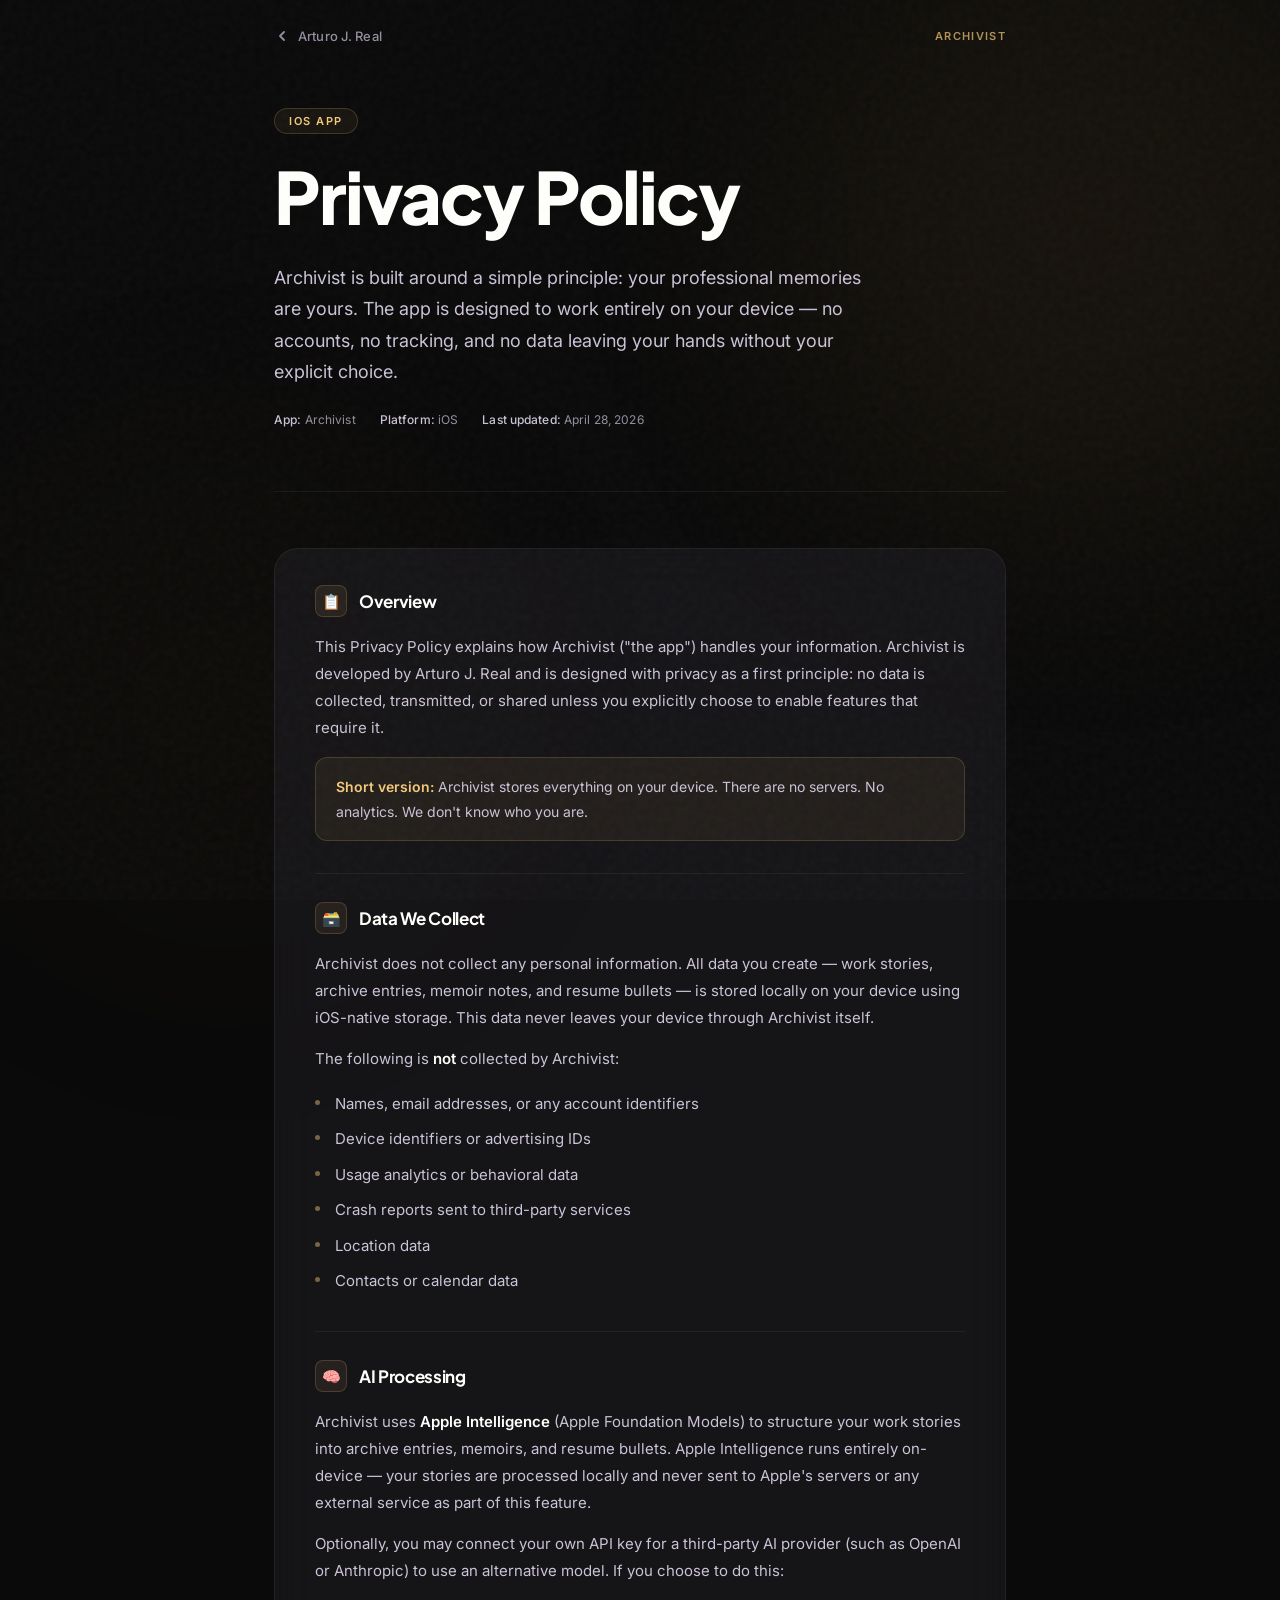
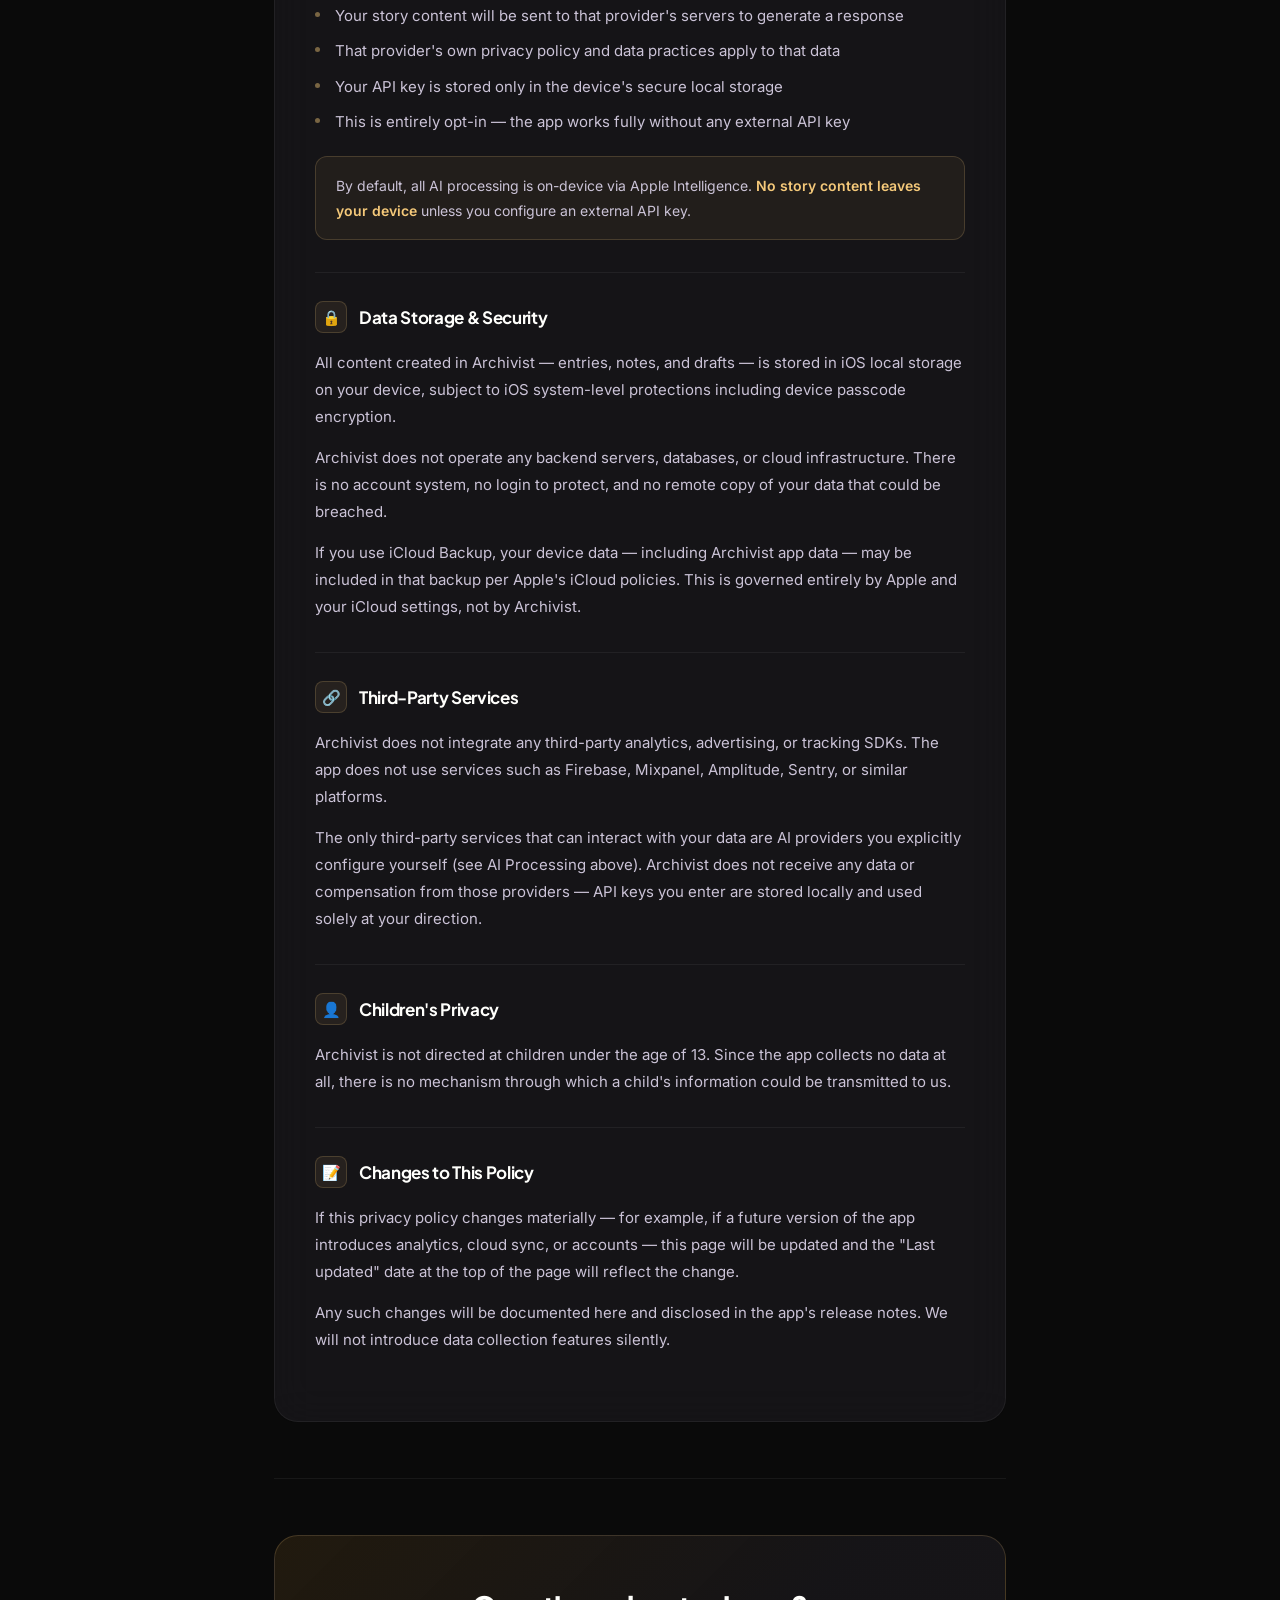
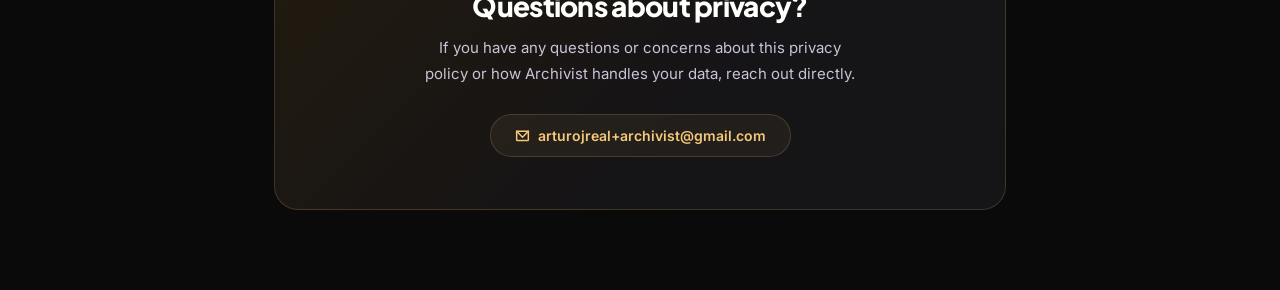
<file: archivist/privacy-policy.html>
<!DOCTYPE html>
<html lang="en">
<head>
  <meta charset="UTF-8">
  <meta name="viewport" content="width=device-width, initial-scale=1.0">
  <title>Privacy Policy — Archivist</title>
  <meta name="description" content="Privacy Policy for Archivist, the capture-first professional memory bank for iOS.">

  <link rel="preconnect" href="https://fonts.googleapis.com">
  <link rel="preconnect" href="https://fonts.gstatic.com" crossorigin>
  <link href="https://fonts.googleapis.com/css2?family=Plus+Jakarta+Sans:wght@700;800&family=Inter:wght@300;400;500;600&display=swap" rel="stylesheet">

  <style>
    /* ─── TOKENS ─────────────────────────────────────────────── */
    :root {
      --bg:              #0a0a0a;
      --bg-card:         rgba(29, 27, 32, 0.6);
      --bg-card-hover:   rgba(40, 38, 43, 0.7);
      --text-primary:    #fffffc;
      --text-secondary:  #cbc3d7;
      --text-muted:      #958e9f;
      --accent:          #f5c97a;
      --accent-deep:     #b07d2a;
      --accent-deeper:   #7a5210;
      --border:          rgba(255,255,255,0.06);
      --border-accent:   rgba(245,201,122,0.18);
      --radius-card:     1.5rem;
      --radius-pill:     9999px;
      --ease:            cubic-bezier(0.16, 1, 0.3, 1);
    }

    /* ─── RESET ──────────────────────────────────────────────── */
    *, *::before, *::after { box-sizing: border-box; margin: 0; padding: 0; }

    html {
      font-family: 'Inter', -apple-system, BlinkMacSystemFont, sans-serif;
      font-size: 16px;
      background: var(--bg);
      color: var(--text-primary);
      -webkit-font-smoothing: antialiased;
      scroll-behavior: smooth;
    }

    body {
      background: var(--bg);
      min-height: 100vh;
      overflow-x: hidden;
    }

    /* ─── GRAIN ──────────────────────────────────────────────── */
    .grain {
      position: fixed;
      inset: 0;
      pointer-events: none;
      z-index: 100;
      opacity: 0.035;
      background-image: url("data:image/svg+xml,%3Csvg viewBox='0 0 200 200' xmlns='http://www.w3.org/2000/svg'%3E%3Cfilter id='n'%3E%3CfeTurbulence type='fractalNoise' baseFrequency='0.65' numOctaves='3' stitchTiles='stitch'/%3E%3C/filter%3E%3Crect width='100%25' height='100%25' filter='url(%23n)'/%3E%3C/svg%3E");
    }

    /* ─── BACKGROUND BLURS ───────────────────────────────────── */
    .bg-blur {
      position: fixed;
      border-radius: 50%;
      pointer-events: none;
      filter: blur(120px);
      z-index: 0;
    }
    .bg-blur-1 {
      width: 50vw; height: 50vw;
      top: -10%; right: -10%;
      background: rgba(176, 125, 42, 0.15);
      opacity: 0.5;
    }
    .bg-blur-2 {
      width: 45vw; height: 45vw;
      bottom: -10%; left: -5%;
      background: rgba(122, 82, 16, 0.1);
      opacity: 0.4;
    }

    /* ─── LAYOUT ─────────────────────────────────────────────── */
    .page-wrap {
      position: relative;
      z-index: 1;
      max-width: 780px;
      margin: 0 auto;
      padding: 0 24px 80px;
    }

    /* ─── NAV ────────────────────────────────────────────────── */
    nav {
      display: flex;
      align-items: center;
      justify-content: space-between;
      padding: 28px 0 0;
      margin-bottom: 64px;
    }

    .nav-back {
      display: inline-flex;
      align-items: center;
      gap: 8px;
      color: var(--text-muted);
      text-decoration: none;
      font-size: 13px;
      font-weight: 500;
      letter-spacing: 0.01em;
      transition: color 200ms var(--ease);
    }
    .nav-back:hover { color: var(--text-primary); }
    .nav-back svg { width: 16px; height: 16px; }

    .nav-tag {
      font-size: 11px;
      font-weight: 600;
      letter-spacing: 0.12em;
      text-transform: uppercase;
      color: var(--accent);
      opacity: 0.7;
    }

    /* ─── HERO ───────────────────────────────────────────────── */
    .hero {
      margin-bottom: 64px;
    }

    .hero-eyebrow {
      display: inline-block;
      font-size: 11px;
      font-weight: 600;
      letter-spacing: 0.14em;
      text-transform: uppercase;
      color: var(--accent);
      border: 1px solid var(--border-accent);
      border-radius: var(--radius-pill);
      padding: 5px 14px;
      margin-bottom: 24px;
      background: rgba(245, 201, 122, 0.06);
    }

    .hero-title {
      font-family: 'Plus Jakarta Sans', 'Inter', sans-serif;
      font-weight: 800;
      font-size: clamp(2.5rem, 7vw, 4.5rem);
      line-height: 1.05;
      letter-spacing: -0.03em;
      color: var(--text-primary);
      margin-bottom: 28px;
    }

    .hero-description {
      font-size: 1.125rem;
      line-height: 1.75;
      color: var(--text-secondary);
      font-weight: 400;
      max-width: 600px;
    }

    .meta-row {
      display: flex;
      gap: 24px;
      flex-wrap: wrap;
      margin-top: 24px;
    }

    .meta-item {
      font-size: 12px;
      color: var(--text-muted);
      letter-spacing: 0.01em;
    }

    .meta-item strong {
      color: var(--text-secondary);
      font-weight: 500;
    }

    /* ─── CARD ───────────────────────────────────────────────── */
    .card {
      background: var(--bg-card);
      border: 1px solid var(--border);
      border-radius: var(--radius-card);
      padding: 36px 40px;
      backdrop-filter: blur(20px);
      -webkit-backdrop-filter: blur(20px);
    }

    /* ─── POLICY SECTIONS ────────────────────────────────────── */
    .policy-section {
      margin-bottom: 32px;
    }

    .policy-section h2 {
      font-family: 'Plus Jakarta Sans', sans-serif;
      font-size: 1.0625rem;
      font-weight: 700;
      color: var(--text-primary);
      letter-spacing: -0.02em;
      margin-bottom: 16px;
      display: flex;
      align-items: center;
      gap: 12px;
    }

    .policy-section h2 .icon {
      width: 32px;
      height: 32px;
      border-radius: 8px;
      background: rgba(245, 201, 122, 0.08);
      border: 1px solid var(--border-accent);
      display: flex;
      align-items: center;
      justify-content: center;
      font-size: 15px;
      flex-shrink: 0;
    }

    .policy-section p {
      font-size: 0.9375rem;
      color: var(--text-secondary);
      line-height: 1.8;
      margin-bottom: 14px;
    }
    .policy-section p:last-child { margin-bottom: 0; }

    .policy-section ul {
      list-style: none;
      margin: 12px 0 14px;
    }

    .policy-section ul li {
      font-size: 0.9375rem;
      color: var(--text-secondary);
      line-height: 1.7;
      padding: 5px 0 5px 20px;
      position: relative;
    }

    .policy-section ul li::before {
      content: '';
      position: absolute;
      left: 0;
      top: 14px;
      width: 5px;
      height: 5px;
      border-radius: 50%;
      background: var(--accent);
      opacity: 0.45;
    }

    .policy-section strong {
      color: var(--text-primary);
      font-weight: 600;
    }

    /* ─── HIGHLIGHT BOX ──────────────────────────────────────── */
    .highlight-box {
      background: rgba(245, 201, 122, 0.06);
      border: 1px solid var(--border-accent);
      border-radius: 12px;
      padding: 16px 20px;
      margin: 16px 0 0;
    }

    .highlight-box p {
      font-size: 0.875rem !important;
      color: var(--text-secondary) !important;
      margin: 0 !important;
    }

    .highlight-box strong {
      color: var(--accent) !important;
    }

    /* ─── DIVIDERS ───────────────────────────────────────────── */
    .divider {
      height: 1px;
      background: var(--border);
      margin: 56px 0;
    }

    .inner-divider {
      height: 1px;
      background: var(--border);
      margin: 28px 0;
    }

    /* ─── CONTACT CARD ───────────────────────────────────────── */
    .contact-card {
      text-align: center;
      padding: 52px 40px;
      background: linear-gradient(135deg, rgba(176, 125, 42, 0.14) 0%, rgba(29, 27, 32, 0.6) 60%);
      border-color: var(--border-accent);
    }

    .contact-card h2 {
      font-family: 'Plus Jakarta Sans', sans-serif;
      font-size: clamp(1.25rem, 3vw, 1.75rem);
      font-weight: 800;
      color: var(--text-primary);
      letter-spacing: -0.025em;
      margin-bottom: 12px;
    }

    .contact-card p {
      font-size: 0.9375rem;
      color: var(--text-secondary);
      line-height: 1.7;
      max-width: 440px;
      margin: 0 auto 28px;
    }

    .btn-ghost {
      display: inline-flex;
      align-items: center;
      gap: 8px;
      padding: 12px 24px;
      font-size: 0.875rem;
      font-weight: 600;
      color: var(--accent);
      border: 1px solid var(--border-accent);
      border-radius: var(--radius-pill);
      text-decoration: none;
      background: rgba(245, 201, 122, 0.06);
      transition: background 200ms var(--ease), transform 150ms var(--ease);
    }
    .btn-ghost:hover {
      background: rgba(245, 201, 122, 0.12);
      transform: translateY(-1px);
    }
    .btn-ghost svg { width: 15px; height: 15px; }

    /* ─── FADE IN ────────────────────────────────────────────── */
    @keyframes fadeUp {
      from { opacity: 0; transform: translateY(16px); }
      to   { opacity: 1; transform: translateY(0); }
    }

    .fade-up {
      opacity: 0;
      animation: fadeUp 0.9s var(--ease) forwards;
    }
    .fade-up:nth-child(1) { animation-delay: 0.05s; }
    .fade-up:nth-child(2) { animation-delay: 0.15s; }
    .fade-up:nth-child(3) { animation-delay: 0.25s; }
    .fade-up:nth-child(4) { animation-delay: 0.35s; }
    .fade-up:nth-child(5) { animation-delay: 0.45s; }

    /* ─── MOBILE ─────────────────────────────────────────────── */
    @media (max-width: 600px) {
      .page-wrap { padding: 0 20px 64px; }
      nav { margin-bottom: 48px; }
      .hero-title { font-size: 2.5rem; }
      .card { padding: 28px 24px; }
      .contact-card { padding: 36px 24px; }
    }
  </style>
</head>

<body>
  <div class="grain"></div>
  <div class="bg-blur bg-blur-1"></div>
  <div class="bg-blur bg-blur-2"></div>

  <div class="page-wrap">

    <!-- NAV -->
    <nav>
      <a href="/" class="nav-back">
        <svg viewBox="0 0 16 16" fill="none" stroke="currentColor" stroke-width="1.8" stroke-linecap="round" stroke-linejoin="round">
          <path d="M10 12L6 8l4-4"/>
        </svg>
        Arturo J. Real
      </a>
      <a href="/archivist/" class="nav-tag" style="text-decoration:none;">Archivist</a>
    </nav>

    <!-- HERO -->
    <section class="hero">
      <div class="fade-up">
        <span class="hero-eyebrow">iOS App</span>
      </div>
      <h1 class="hero-title fade-up">Privacy Policy</h1>
      <p class="hero-description fade-up">
        Archivist is built around a simple principle: your professional memories are yours.
        The app is designed to work entirely on your device — no accounts, no tracking,
        and no data leaving your hands without your explicit choice.
      </p>
      <div class="meta-row fade-up">
        <span class="meta-item"><strong>App:</strong> Archivist</span>
        <span class="meta-item"><strong>Platform:</strong> iOS</span>
        <span class="meta-item"><strong>Last updated:</strong> April 28, 2026</span>
      </div>
    </section>

    <div class="divider"></div>

    <!-- POLICY CONTENT -->
    <div class="card fade-up">

      <!-- 1. Overview -->
      <div class="policy-section">
        <h2>
          <span class="icon">📋</span>
          Overview
        </h2>
        <p>
          This Privacy Policy explains how Archivist ("the app") handles your information.
          Archivist is developed by Arturo J. Real and is designed with privacy as a first principle:
          no data is collected, transmitted, or shared unless you explicitly choose to enable features
          that require it.
        </p>
        <div class="highlight-box">
          <p><strong>Short version:</strong> Archivist stores everything on your device. There are no servers. No analytics. We don't know who you are.</p>
        </div>
      </div>

      <div class="inner-divider"></div>

      <!-- 2. Data We Collect -->
      <div class="policy-section">
        <h2>
          <span class="icon">🗃️</span>
          Data We Collect
        </h2>
        <p>
          Archivist does not collect any personal information. All data you create — work stories,
          archive entries, memoir notes, and resume bullets — is stored locally on your device
          using iOS-native storage. This data never leaves your device through Archivist itself.
        </p>
        <p>The following is <strong>not</strong> collected by Archivist:</p>
        <ul>
          <li>Names, email addresses, or any account identifiers</li>
          <li>Device identifiers or advertising IDs</li>
          <li>Usage analytics or behavioral data</li>
          <li>Crash reports sent to third-party services</li>
          <li>Location data</li>
          <li>Contacts or calendar data</li>
        </ul>
      </div>

      <div class="inner-divider"></div>

      <!-- 3. AI Processing -->
      <div class="policy-section">
        <h2>
          <span class="icon">🧠</span>
          AI Processing
        </h2>
        <p>
          Archivist uses <strong>Apple Intelligence</strong> (Apple Foundation Models) to structure
          your work stories into archive entries, memoirs, and resume bullets. Apple Intelligence
          runs entirely on-device — your stories are processed locally and never sent to Apple's
          servers or any external service as part of this feature.
        </p>
        <p>
          Optionally, you may connect your own API key for a third-party AI provider (such as OpenAI
          or Anthropic) to use an alternative model. If you choose to do this:
        </p>
        <ul>
          <li>Your story content will be sent to that provider's servers to generate a response</li>
          <li>That provider's own privacy policy and data practices apply to that data</li>
          <li>Your API key is stored only in the device's secure local storage</li>
          <li>This is entirely opt-in — the app works fully without any external API key</li>
        </ul>
        <div class="highlight-box">
          <p>By default, all AI processing is on-device via Apple Intelligence. <strong>No story content leaves your device</strong> unless you configure an external API key.</p>
        </div>
      </div>

      <div class="inner-divider"></div>

      <!-- 4. Data Storage & Security -->
      <div class="policy-section">
        <h2>
          <span class="icon">🔒</span>
          Data Storage &amp; Security
        </h2>
        <p>
          All content created in Archivist — entries, notes, and drafts — is stored in iOS local
          storage on your device, subject to iOS system-level protections including device passcode
          encryption.
        </p>
        <p>
          Archivist does not operate any backend servers, databases, or cloud infrastructure. There
          is no account system, no login to protect, and no remote copy of your data that could
          be breached.
        </p>
        <p>
          If you use iCloud Backup, your device data — including Archivist app data — may be
          included in that backup per Apple's iCloud policies. This is governed entirely by Apple
          and your iCloud settings, not by Archivist.
        </p>
      </div>

      <div class="inner-divider"></div>

      <!-- 5. Third-Party Services -->
      <div class="policy-section">
        <h2>
          <span class="icon">🔗</span>
          Third-Party Services
        </h2>
        <p>
          Archivist does not integrate any third-party analytics, advertising, or tracking SDKs.
          The app does not use services such as Firebase, Mixpanel, Amplitude, Sentry, or similar platforms.
        </p>
        <p>
          The only third-party services that can interact with your data are AI providers you explicitly
          configure yourself (see AI Processing above). Archivist does not receive any data or
          compensation from those providers — API keys you enter are stored locally and used
          solely at your direction.
        </p>
      </div>

      <div class="inner-divider"></div>

      <!-- 6. Children's Privacy -->
      <div class="policy-section">
        <h2>
          <span class="icon">👤</span>
          Children's Privacy
        </h2>
        <p>
          Archivist is not directed at children under the age of 13. Since the app collects no
          data at all, there is no mechanism through which a child's information could be
          transmitted to us.
        </p>
      </div>

      <div class="inner-divider"></div>

      <!-- 7. Changes to This Policy -->
      <div class="policy-section">
        <h2>
          <span class="icon">📝</span>
          Changes to This Policy
        </h2>
        <p>
          If this privacy policy changes materially — for example, if a future version of the app
          introduces analytics, cloud sync, or accounts — this page will be updated and the
          "Last updated" date at the top of the page will reflect the change.
        </p>
        <p>
          Any such changes will be documented here and disclosed in the app's release notes.
          We will not introduce data collection features silently.
        </p>
      </div>

    </div>

    <div class="divider"></div>

    <!-- CONTACT -->
    <section class="fade-up">
      <div class="card contact-card">
        <h2>Questions about privacy?</h2>
        <p>
          If you have any questions or concerns about this privacy policy or how Archivist
          handles your data, reach out directly.
        </p>
        <a href="mailto:arturojreal+archivist@gmail.com?subject=Archivist%20Privacy%20Inquiry" class="btn-ghost">
          <svg viewBox="0 0 18 18" fill="none" stroke="currentColor" stroke-width="1.8" stroke-linecap="round" stroke-linejoin="round">
            <path d="M2 4h14v10a1 1 0 01-1 1H3a1 1 0 01-1-1V4z"/>
            <path d="M2 4l7 7 7-7"/>
          </svg>
          arturojreal+archivist@gmail.com
        </a>
      </div>
    </section>

  </div>
</body>
</html>
</file>
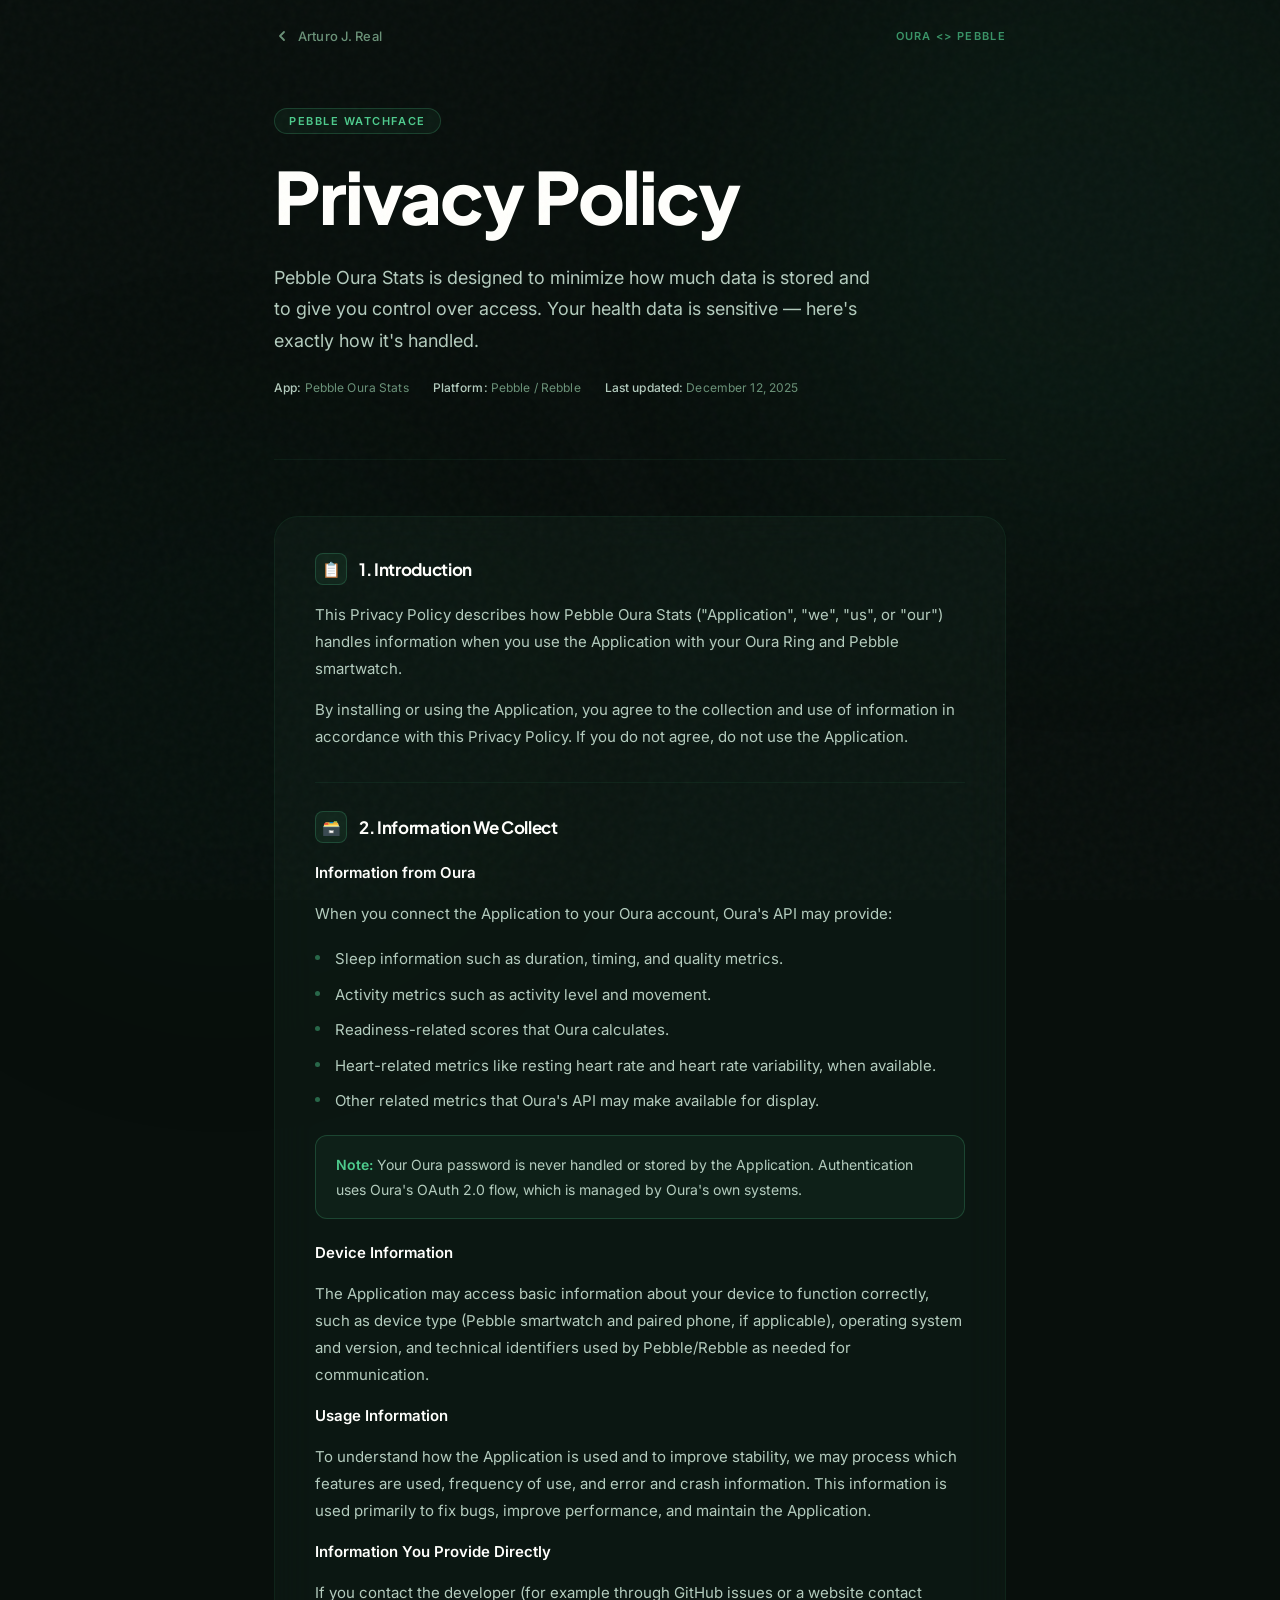
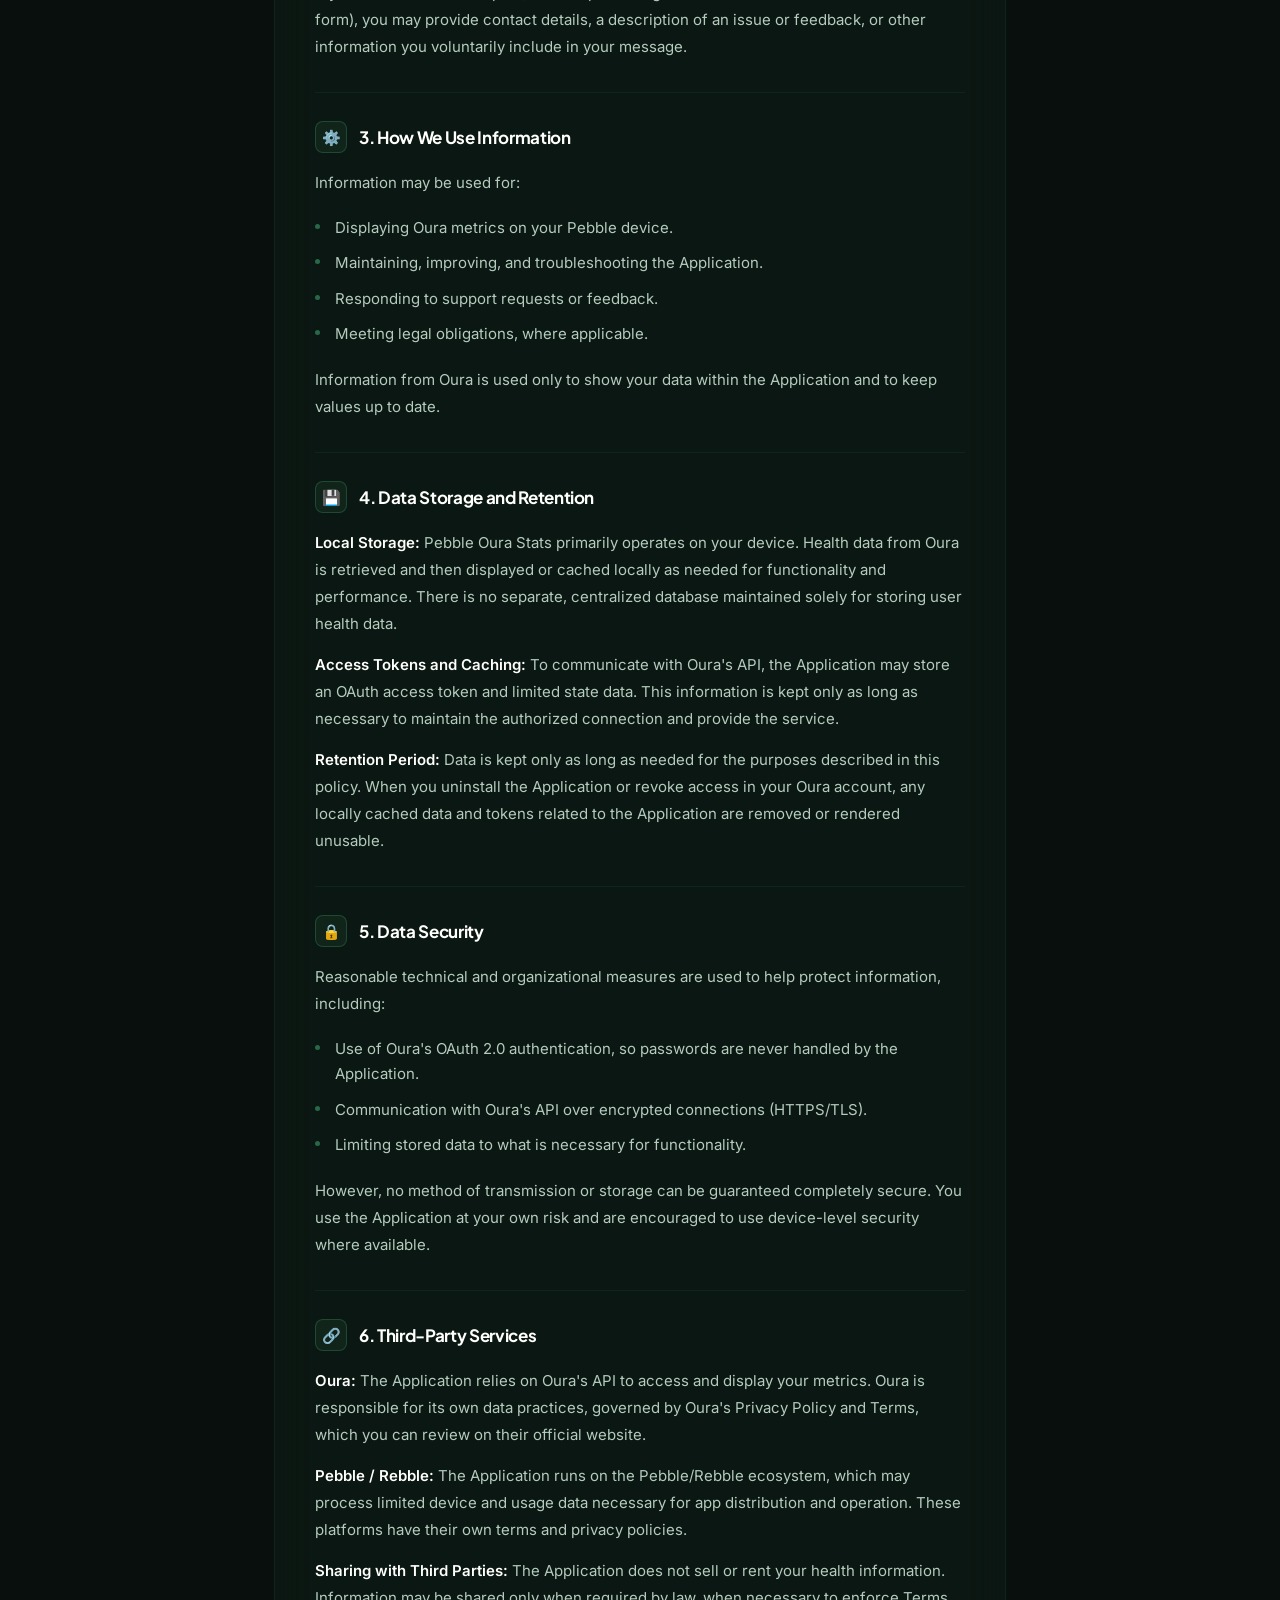
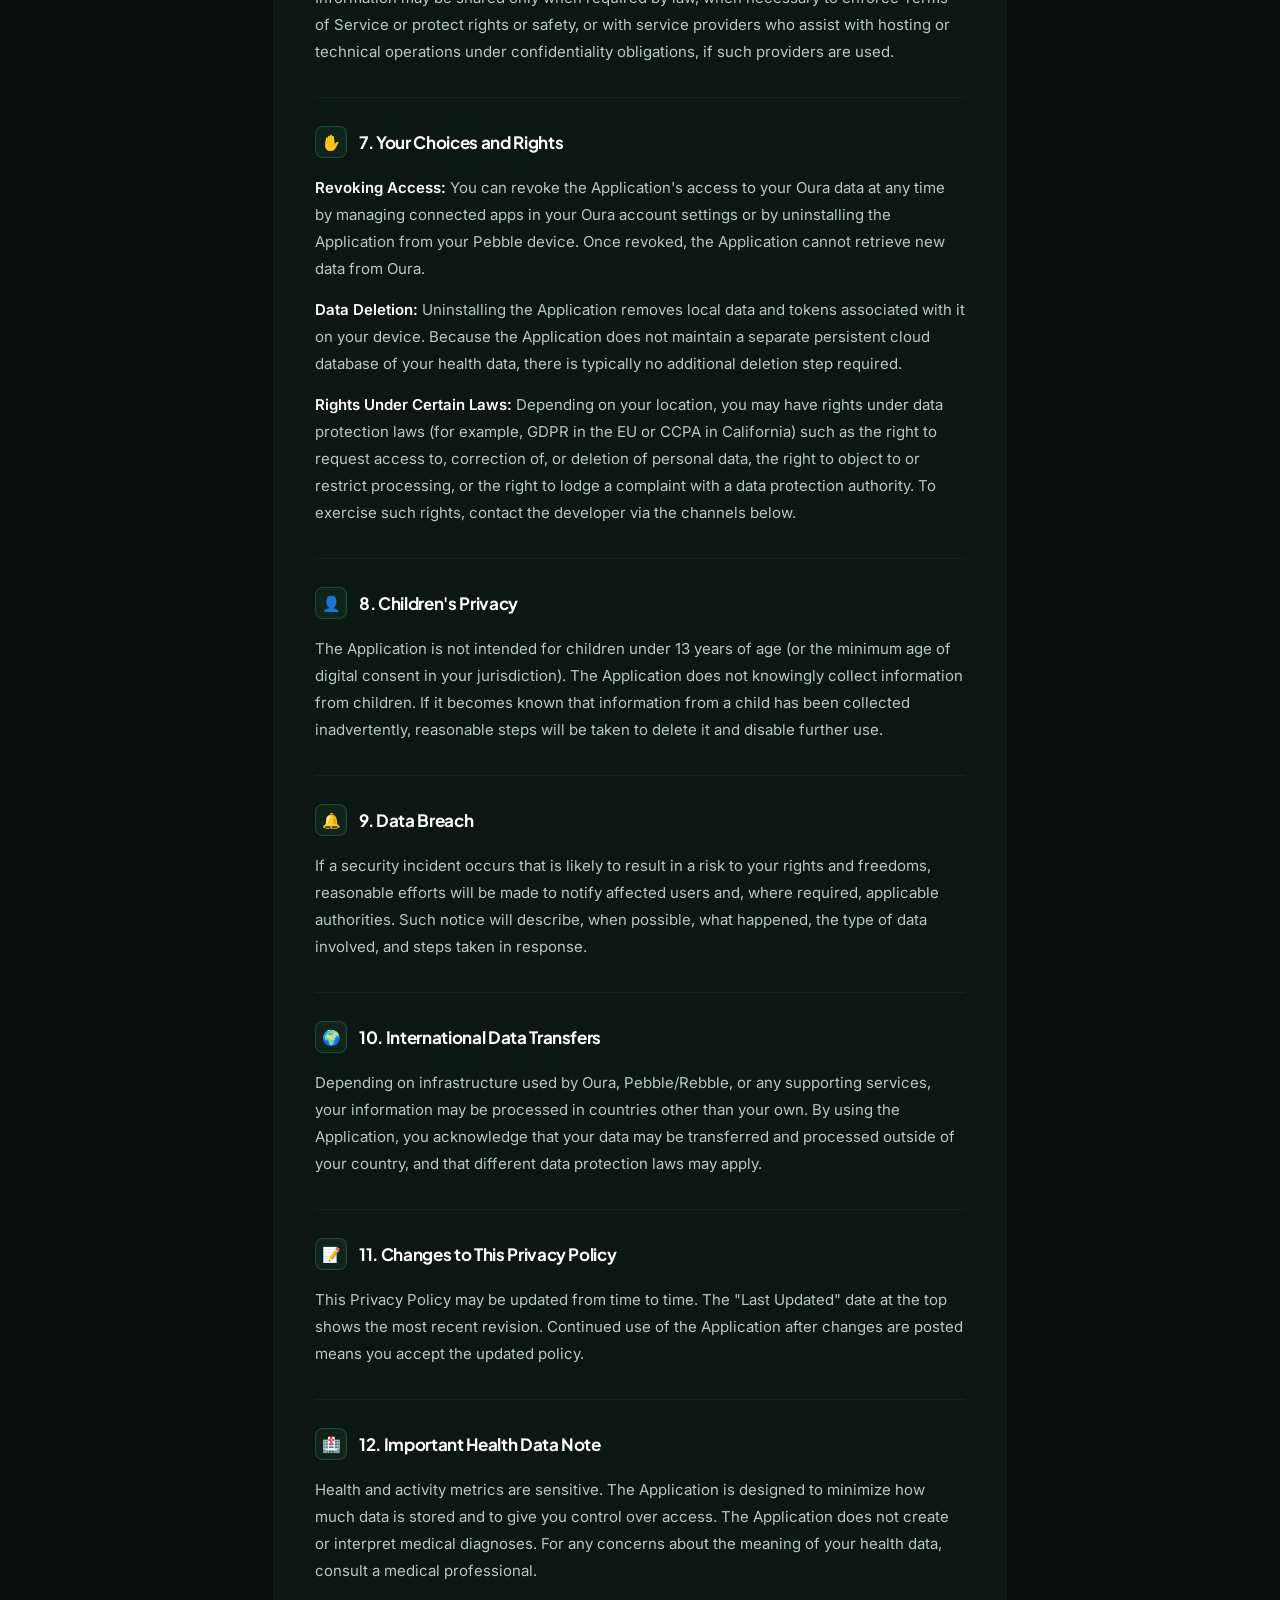
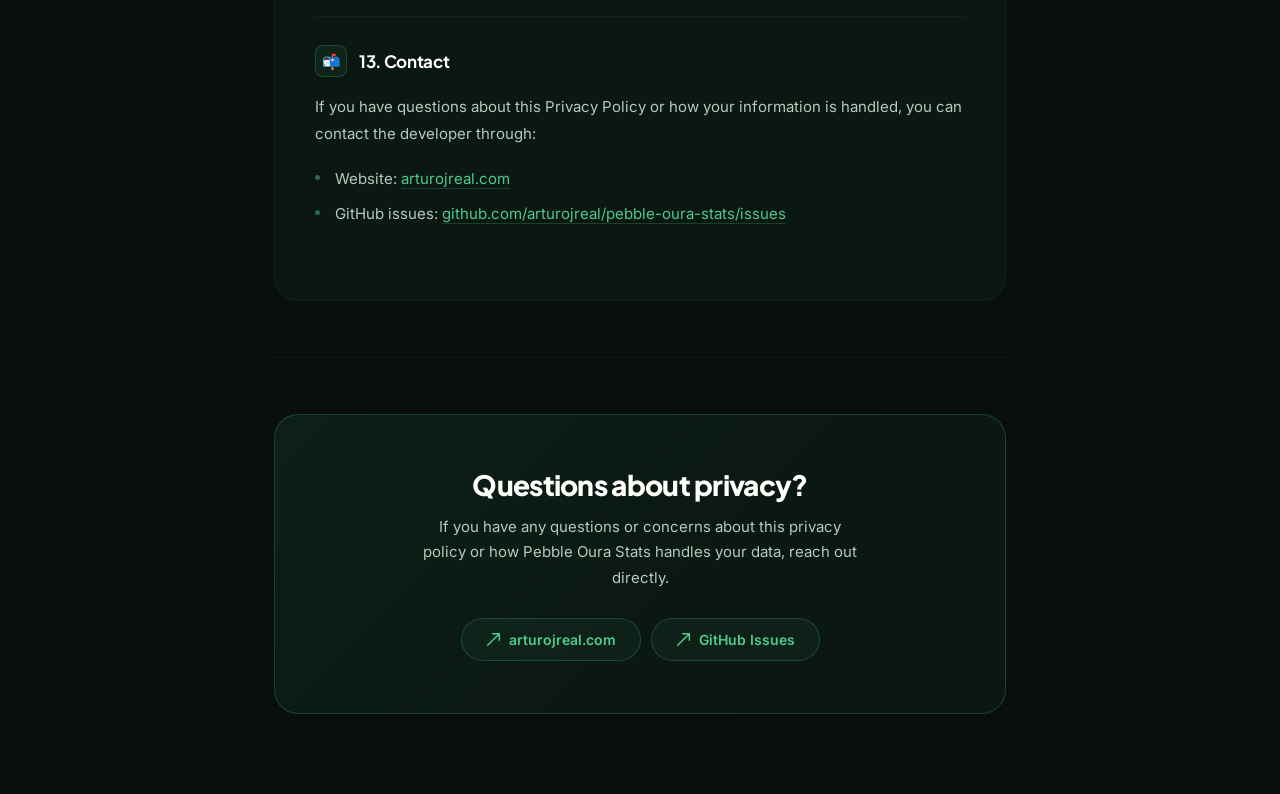
<file: oura-pebble/privacy-policy.html>
<!DOCTYPE html>
<html lang="en">
<head>
  <meta charset="UTF-8">
  <meta name="viewport" content="width=device-width, initial-scale=1.0">
  <title>Privacy Policy — Pebble Oura Stats</title>
  <meta name="description" content="Privacy Policy for Pebble Oura Stats, a Pebble watchface that displays Oura Ring health metrics.">

  <link rel="preconnect" href="https://fonts.googleapis.com">
  <link rel="preconnect" href="https://fonts.gstatic.com" crossorigin>
  <link href="https://fonts.googleapis.com/css2?family=Plus+Jakarta+Sans:wght@700;800&family=Inter:wght@300;400;500;600&display=swap" rel="stylesheet">

  <style>
    /* ─── TOKENS ─────────────────────────────────────────────── */
    :root {
      --bg:              #080f0c;
      --bg-card:         rgba(14, 28, 22, 0.65);
      --bg-card-hover:   rgba(20, 38, 30, 0.75);
      --text-primary:    #fffffc;
      --text-secondary:  #b4ccbe;
      --text-muted:      #6a9278;
      --accent:          #4ecb8d;
      --accent-deep:     #2a8a5e;
      --accent-deeper:   #0f4a32;
      --border:          rgba(78, 203, 141, 0.07);
      --border-accent:   rgba(78, 203, 141, 0.22);
      --radius-card:     1.5rem;
      --radius-pill:     9999px;
      --ease:            cubic-bezier(0.16, 1, 0.3, 1);
    }

    /* ─── RESET ──────────────────────────────────────────────── */
    *, *::before, *::after { box-sizing: border-box; margin: 0; padding: 0; }

    html {
      font-family: 'Inter', -apple-system, BlinkMacSystemFont, sans-serif;
      font-size: 16px;
      background: var(--bg);
      color: var(--text-primary);
      -webkit-font-smoothing: antialiased;
      scroll-behavior: smooth;
    }

    body {
      background: var(--bg);
      min-height: 100vh;
      overflow-x: hidden;
    }

    /* ─── GRAIN ──────────────────────────────────────────────── */
    .grain {
      position: fixed;
      inset: 0;
      pointer-events: none;
      z-index: 100;
      opacity: 0.03;
      background-image: url("data:image/svg+xml,%3Csvg viewBox='0 0 200 200' xmlns='http://www.w3.org/2000/svg'%3E%3Cfilter id='n'%3E%3CfeTurbulence type='fractalNoise' baseFrequency='0.65' numOctaves='3' stitchTiles='stitch'/%3E%3C/filter%3E%3Crect width='100%25' height='100%25' filter='url(%23n)'/%3E%3C/svg%3E");
    }

    /* ─── BACKGROUND BLURS ───────────────────────────────────── */
    .bg-blur {
      position: fixed;
      border-radius: 50%;
      pointer-events: none;
      filter: blur(120px);
      z-index: 0;
    }
    .bg-blur-1 {
      width: 50vw; height: 50vw;
      top: -10%; right: -10%;
      background: rgba(42, 138, 94, 0.15);
      opacity: 0.5;
    }
    .bg-blur-2 {
      width: 45vw; height: 45vw;
      bottom: -10%; left: -5%;
      background: rgba(15, 74, 50, 0.12);
      opacity: 0.4;
    }

    /* ─── LAYOUT ─────────────────────────────────────────────── */
    .page-wrap {
      position: relative;
      z-index: 1;
      max-width: 780px;
      margin: 0 auto;
      padding: 0 24px 80px;
    }

    /* ─── NAV ────────────────────────────────────────────────── */
    nav {
      display: flex;
      align-items: center;
      justify-content: space-between;
      padding: 28px 0 0;
      margin-bottom: 64px;
    }

    .nav-back {
      display: inline-flex;
      align-items: center;
      gap: 8px;
      color: var(--text-muted);
      text-decoration: none;
      font-size: 13px;
      font-weight: 500;
      letter-spacing: 0.01em;
      transition: color 200ms var(--ease);
    }
    .nav-back:hover { color: var(--text-primary); }
    .nav-back svg { width: 16px; height: 16px; }

    .nav-tag {
      font-size: 11px;
      font-weight: 600;
      letter-spacing: 0.12em;
      text-transform: uppercase;
      color: var(--accent);
      opacity: 0.7;
      text-decoration: none;
    }

    /* ─── HERO ───────────────────────────────────────────────── */
    .hero {
      margin-bottom: 64px;
    }

    .hero-eyebrow {
      display: inline-block;
      font-size: 11px;
      font-weight: 600;
      letter-spacing: 0.14em;
      text-transform: uppercase;
      color: var(--accent);
      border: 1px solid var(--border-accent);
      border-radius: var(--radius-pill);
      padding: 5px 14px;
      margin-bottom: 24px;
      background: rgba(78, 203, 141, 0.06);
    }

    .hero-title {
      font-family: 'Plus Jakarta Sans', 'Inter', sans-serif;
      font-weight: 800;
      font-size: clamp(2.5rem, 7vw, 4.5rem);
      line-height: 1.05;
      letter-spacing: -0.03em;
      color: var(--text-primary);
      margin-bottom: 28px;
    }

    .hero-description {
      font-size: 1.125rem;
      line-height: 1.75;
      color: var(--text-secondary);
      font-weight: 400;
      max-width: 600px;
    }

    .meta-row {
      display: flex;
      gap: 24px;
      flex-wrap: wrap;
      margin-top: 24px;
    }

    .meta-item {
      font-size: 12px;
      color: var(--text-muted);
      letter-spacing: 0.01em;
    }

    .meta-item strong {
      color: var(--text-secondary);
      font-weight: 500;
    }

    /* ─── CARD ───────────────────────────────────────────────── */
    .card {
      background: var(--bg-card);
      border: 1px solid var(--border);
      border-radius: var(--radius-card);
      padding: 36px 40px;
      backdrop-filter: blur(20px);
      -webkit-backdrop-filter: blur(20px);
    }

    /* ─── POLICY SECTIONS ────────────────────────────────────── */
    .policy-section {
      margin-bottom: 32px;
    }

    .policy-section h2 {
      font-family: 'Plus Jakarta Sans', sans-serif;
      font-size: 1.0625rem;
      font-weight: 700;
      color: var(--text-primary);
      letter-spacing: -0.02em;
      margin-bottom: 16px;
      display: flex;
      align-items: center;
      gap: 12px;
    }

    .policy-section h2 .icon {
      width: 32px;
      height: 32px;
      border-radius: 8px;
      background: rgba(78, 203, 141, 0.08);
      border: 1px solid var(--border-accent);
      display: flex;
      align-items: center;
      justify-content: center;
      font-size: 15px;
      flex-shrink: 0;
    }

    .policy-section p {
      font-size: 0.9375rem;
      color: var(--text-secondary);
      line-height: 1.8;
      margin-bottom: 14px;
    }
    .policy-section p:last-child { margin-bottom: 0; }

    .policy-section ul {
      list-style: none;
      margin: 12px 0 14px;
    }

    .policy-section ul li {
      font-size: 0.9375rem;
      color: var(--text-secondary);
      line-height: 1.7;
      padding: 5px 0 5px 20px;
      position: relative;
    }

    .policy-section ul li::before {
      content: '';
      position: absolute;
      left: 0;
      top: 14px;
      width: 5px;
      height: 5px;
      border-radius: 50%;
      background: var(--accent);
      opacity: 0.45;
    }

    .policy-section strong {
      color: var(--text-primary);
      font-weight: 600;
    }

    .policy-section a {
      color: var(--accent);
      text-decoration: none;
      border-bottom: 1px solid var(--border-accent);
      transition: border-color 150ms var(--ease), opacity 150ms var(--ease);
    }
    .policy-section a:hover { opacity: 0.8; border-color: var(--accent); }

    /* ─── HIGHLIGHT BOX ──────────────────────────────────────── */
    .highlight-box {
      background: rgba(78, 203, 141, 0.06);
      border: 1px solid var(--border-accent);
      border-radius: 12px;
      padding: 16px 20px;
      margin: 16px 0 0;
    }

    .highlight-box p {
      font-size: 0.875rem !important;
      color: var(--text-secondary) !important;
      margin: 0 !important;
    }

    .highlight-box strong {
      color: var(--accent) !important;
    }

    /* ─── DIVIDERS ───────────────────────────────────────────── */
    .divider {
      height: 1px;
      background: var(--border);
      margin: 56px 0;
    }

    .inner-divider {
      height: 1px;
      background: var(--border);
      margin: 28px 0;
    }

    /* ─── CONTACT CARD ───────────────────────────────────────── */
    .contact-card {
      text-align: center;
      padding: 52px 40px;
      background: linear-gradient(135deg, rgba(42,138,94,0.14) 0%, rgba(14,28,22,0.65) 60%);
      border-color: var(--border-accent);
    }

    .contact-card h2 {
      font-family: 'Plus Jakarta Sans', sans-serif;
      font-size: clamp(1.25rem, 3vw, 1.75rem);
      font-weight: 800;
      color: var(--text-primary);
      letter-spacing: -0.025em;
      margin-bottom: 12px;
    }

    .contact-card p {
      font-size: 0.9375rem;
      color: var(--text-secondary);
      line-height: 1.7;
      max-width: 440px;
      margin: 0 auto 28px;
    }

    .contact-buttons {
      display: flex;
      align-items: center;
      justify-content: center;
      gap: 10px;
      flex-wrap: wrap;
    }

    .btn-ghost {
      display: inline-flex;
      align-items: center;
      gap: 8px;
      padding: 12px 24px;
      font-size: 0.875rem;
      font-weight: 600;
      color: var(--accent);
      border: 1px solid var(--border-accent);
      border-radius: var(--radius-pill);
      text-decoration: none;
      background: rgba(78, 203, 141, 0.06);
      transition: background 200ms var(--ease), transform 150ms var(--ease);
    }
    .btn-ghost:hover {
      background: rgba(78, 203, 141, 0.12);
      transform: translateY(-1px);
    }
    .btn-ghost svg { width: 15px; height: 15px; }

    /* ─── FADE IN ────────────────────────────────────────────── */
    @keyframes fadeUp {
      from { opacity: 0; transform: translateY(16px); }
      to   { opacity: 1; transform: translateY(0); }
    }

    .fade-up {
      opacity: 0;
      animation: fadeUp 0.9s var(--ease) forwards;
    }
    .fade-up:nth-child(1) { animation-delay: 0.05s; }
    .fade-up:nth-child(2) { animation-delay: 0.15s; }
    .fade-up:nth-child(3) { animation-delay: 0.25s; }
    .fade-up:nth-child(4) { animation-delay: 0.35s; }
    .fade-up:nth-child(5) { animation-delay: 0.45s; }

    /* ─── MOBILE ─────────────────────────────────────────────── */
    @media (max-width: 600px) {
      .page-wrap { padding: 0 20px 64px; }
      nav { margin-bottom: 48px; }
      .hero-title { font-size: 2.5rem; }
      .card { padding: 28px 24px; }
      .contact-card { padding: 36px 24px; }
    }
  </style>
</head>

<body>
  <div class="grain"></div>
  <div class="bg-blur bg-blur-1"></div>
  <div class="bg-blur bg-blur-2"></div>

  <div class="page-wrap">

    <!-- NAV -->
    <nav>
      <a href="/" class="nav-back">
        <svg viewBox="0 0 16 16" fill="none" stroke="currentColor" stroke-width="1.8" stroke-linecap="round" stroke-linejoin="round">
          <path d="M10 12L6 8l4-4"/>
        </svg>
        Arturo J. Real
      </a>
      <a href="/oura-pebble/" class="nav-tag">Oura &lt;&gt; Pebble</a>
    </nav>

    <!-- HERO -->
    <section class="hero">
      <div class="fade-up">
        <span class="hero-eyebrow">Pebble Watchface</span>
      </div>
      <h1 class="hero-title fade-up">Privacy Policy</h1>
      <p class="hero-description fade-up">
        Pebble Oura Stats is designed to minimize how much data is stored and to give you
        control over access. Your health data is sensitive — here's exactly how it's handled.
      </p>
      <div class="meta-row fade-up">
        <span class="meta-item"><strong>App:</strong> Pebble Oura Stats</span>
        <span class="meta-item"><strong>Platform:</strong> Pebble / Rebble</span>
        <span class="meta-item"><strong>Last updated:</strong> December 12, 2025</span>
      </div>
    </section>

    <div class="divider"></div>

    <!-- POLICY CONTENT -->
    <div class="card fade-up">

      <div class="policy-section">
        <h2><span class="icon">📋</span>1. Introduction</h2>
        <p>
          This Privacy Policy describes how Pebble Oura Stats ("Application", "we", "us", or "our")
          handles information when you use the Application with your Oura Ring and Pebble smartwatch.
        </p>
        <p>
          By installing or using the Application, you agree to the collection and use of information
          in accordance with this Privacy Policy. If you do not agree, do not use the Application.
        </p>
      </div>

      <div class="inner-divider"></div>

      <div class="policy-section">
        <h2><span class="icon">🗃️</span>2. Information We Collect</h2>
        <p><strong>Information from Oura</strong></p>
        <p>When you connect the Application to your Oura account, Oura's API may provide:</p>
        <ul>
          <li>Sleep information such as duration, timing, and quality metrics.</li>
          <li>Activity metrics such as activity level and movement.</li>
          <li>Readiness-related scores that Oura calculates.</li>
          <li>Heart-related metrics like resting heart rate and heart rate variability, when available.</li>
          <li>Other related metrics that Oura's API may make available for display.</li>
        </ul>
        <div class="highlight-box">
          <p><strong>Note:</strong> Your Oura password is never handled or stored by the Application. Authentication uses Oura's OAuth 2.0 flow, which is managed by Oura's own systems.</p>
        </div>

        <p style="margin-top: 20px;"><strong>Device Information</strong></p>
        <p>
          The Application may access basic information about your device to function correctly, such as
          device type (Pebble smartwatch and paired phone, if applicable), operating system and version,
          and technical identifiers used by Pebble/Rebble as needed for communication.
        </p>

        <p><strong>Usage Information</strong></p>
        <p>
          To understand how the Application is used and to improve stability, we may process which
          features are used, frequency of use, and error and crash information. This information is
          used primarily to fix bugs, improve performance, and maintain the Application.
        </p>

        <p><strong>Information You Provide Directly</strong></p>
        <p>
          If you contact the developer (for example through GitHub issues or a website contact form),
          you may provide contact details, a description of an issue or feedback, or other information
          you voluntarily include in your message.
        </p>
      </div>

      <div class="inner-divider"></div>

      <div class="policy-section">
        <h2><span class="icon">⚙️</span>3. How We Use Information</h2>
        <p>Information may be used for:</p>
        <ul>
          <li>Displaying Oura metrics on your Pebble device.</li>
          <li>Maintaining, improving, and troubleshooting the Application.</li>
          <li>Responding to support requests or feedback.</li>
          <li>Meeting legal obligations, where applicable.</li>
        </ul>
        <p>
          Information from Oura is used only to show your data within the Application and to keep
          values up to date.
        </p>
      </div>

      <div class="inner-divider"></div>

      <div class="policy-section">
        <h2><span class="icon">💾</span>4. Data Storage and Retention</h2>
        <p>
          <strong>Local Storage:</strong> Pebble Oura Stats primarily operates on your device. Health
          data from Oura is retrieved and then displayed or cached locally as needed for functionality
          and performance. There is no separate, centralized database maintained solely for storing
          user health data.
        </p>
        <p>
          <strong>Access Tokens and Caching:</strong> To communicate with Oura's API, the Application
          may store an OAuth access token and limited state data. This information is kept only as long
          as necessary to maintain the authorized connection and provide the service.
        </p>
        <p>
          <strong>Retention Period:</strong> Data is kept only as long as needed for the purposes
          described in this policy. When you uninstall the Application or revoke access in your Oura
          account, any locally cached data and tokens related to the Application are removed or rendered
          unusable.
        </p>
      </div>

      <div class="inner-divider"></div>

      <div class="policy-section">
        <h2><span class="icon">🔒</span>5. Data Security</h2>
        <p>
          Reasonable technical and organizational measures are used to help protect information, including:
        </p>
        <ul>
          <li>Use of Oura's OAuth 2.0 authentication, so passwords are never handled by the Application.</li>
          <li>Communication with Oura's API over encrypted connections (HTTPS/TLS).</li>
          <li>Limiting stored data to what is necessary for functionality.</li>
        </ul>
        <p>
          However, no method of transmission or storage can be guaranteed completely secure. You use
          the Application at your own risk and are encouraged to use device-level security where available.
        </p>
      </div>

      <div class="inner-divider"></div>

      <div class="policy-section">
        <h2><span class="icon">🔗</span>6. Third-Party Services</h2>
        <p>
          <strong>Oura:</strong> The Application relies on Oura's API to access and display your
          metrics. Oura is responsible for its own data practices, governed by Oura's Privacy Policy
          and Terms, which you can review on their official website.
        </p>
        <p>
          <strong>Pebble / Rebble:</strong> The Application runs on the Pebble/Rebble ecosystem,
          which may process limited device and usage data necessary for app distribution and operation.
          These platforms have their own terms and privacy policies.
        </p>
        <p>
          <strong>Sharing with Third Parties:</strong> The Application does not sell or rent your health
          information. Information may be shared only when required by law, when necessary to enforce
          Terms of Service or protect rights or safety, or with service providers who assist with
          hosting or technical operations under confidentiality obligations, if such providers are used.
        </p>
      </div>

      <div class="inner-divider"></div>

      <div class="policy-section">
        <h2><span class="icon">✋</span>7. Your Choices and Rights</h2>
        <p>
          <strong>Revoking Access:</strong> You can revoke the Application's access to your Oura data
          at any time by managing connected apps in your Oura account settings or by uninstalling the
          Application from your Pebble device. Once revoked, the Application cannot retrieve new data
          from Oura.
        </p>
        <p>
          <strong>Data Deletion:</strong> Uninstalling the Application removes local data and tokens
          associated with it on your device. Because the Application does not maintain a separate
          persistent cloud database of your health data, there is typically no additional deletion
          step required.
        </p>
        <p>
          <strong>Rights Under Certain Laws:</strong> Depending on your location, you may have rights
          under data protection laws (for example, GDPR in the EU or CCPA in California) such as the
          right to request access to, correction of, or deletion of personal data, the right to object
          to or restrict processing, or the right to lodge a complaint with a data protection authority.
          To exercise such rights, contact the developer via the channels below.
        </p>
      </div>

      <div class="inner-divider"></div>

      <div class="policy-section">
        <h2><span class="icon">👤</span>8. Children's Privacy</h2>
        <p>
          The Application is not intended for children under 13 years of age (or the minimum age of
          digital consent in your jurisdiction). The Application does not knowingly collect information
          from children. If it becomes known that information from a child has been collected
          inadvertently, reasonable steps will be taken to delete it and disable further use.
        </p>
      </div>

      <div class="inner-divider"></div>

      <div class="policy-section">
        <h2><span class="icon">🔔</span>9. Data Breach</h2>
        <p>
          If a security incident occurs that is likely to result in a risk to your rights and freedoms,
          reasonable efforts will be made to notify affected users and, where required, applicable
          authorities. Such notice will describe, when possible, what happened, the type of data
          involved, and steps taken in response.
        </p>
      </div>

      <div class="inner-divider"></div>

      <div class="policy-section">
        <h2><span class="icon">🌍</span>10. International Data Transfers</h2>
        <p>
          Depending on infrastructure used by Oura, Pebble/Rebble, or any supporting services, your
          information may be processed in countries other than your own. By using the Application, you
          acknowledge that your data may be transferred and processed outside of your country, and that
          different data protection laws may apply.
        </p>
      </div>

      <div class="inner-divider"></div>

      <div class="policy-section">
        <h2><span class="icon">📝</span>11. Changes to This Privacy Policy</h2>
        <p>
          This Privacy Policy may be updated from time to time. The "Last Updated" date at the top
          shows the most recent revision. Continued use of the Application after changes are posted
          means you accept the updated policy.
        </p>
      </div>

      <div class="inner-divider"></div>

      <div class="policy-section">
        <h2><span class="icon">🏥</span>12. Important Health Data Note</h2>
        <p>
          Health and activity metrics are sensitive. The Application is designed to minimize how much
          data is stored and to give you control over access. The Application does not create or
          interpret medical diagnoses. For any concerns about the meaning of your health data, consult
          a medical professional.
        </p>
      </div>

      <div class="inner-divider"></div>

      <div class="policy-section">
        <h2><span class="icon">📬</span>13. Contact</h2>
        <p>
          If you have questions about this Privacy Policy or how your information is handled, you can
          contact the developer through:
        </p>
        <ul>
          <li>Website: <a href="https://arturojreal.com" target="_blank" rel="noopener noreferrer">arturojreal.com</a></li>
          <li>GitHub issues: <a href="https://github.com/arturojreal/pebble-oura-stats/issues" target="_blank" rel="noopener noreferrer">github.com/arturojreal/pebble-oura-stats/issues</a></li>
        </ul>
      </div>

    </div>

    <div class="divider"></div>

    <!-- CONTACT -->
    <section class="fade-up">
      <div class="card contact-card">
        <h2>Questions about privacy?</h2>
        <p>
          If you have any questions or concerns about this privacy policy or how Pebble Oura Stats
          handles your data, reach out directly.
        </p>
        <div class="contact-buttons">
          <a href="https://arturojreal.com" class="btn-ghost" target="_blank" rel="noopener noreferrer">
            <svg viewBox="0 0 18 18" fill="none" stroke="currentColor" stroke-width="1.8" stroke-linecap="round" stroke-linejoin="round">
              <path d="M2 16L16 2M16 2H8M16 2v8"/>
            </svg>
            arturojreal.com
          </a>
          <a href="https://github.com/arturojreal/pebble-oura-stats/issues" class="btn-ghost" target="_blank" rel="noopener noreferrer">
            <svg viewBox="0 0 18 18" fill="none" stroke="currentColor" stroke-width="1.8" stroke-linecap="round" stroke-linejoin="round">
              <path d="M2 16L16 2M16 2H8M16 2v8"/>
            </svg>
            GitHub Issues
          </a>
        </div>
      </div>
    </section>

  </div>
</body>
</html>
</file>
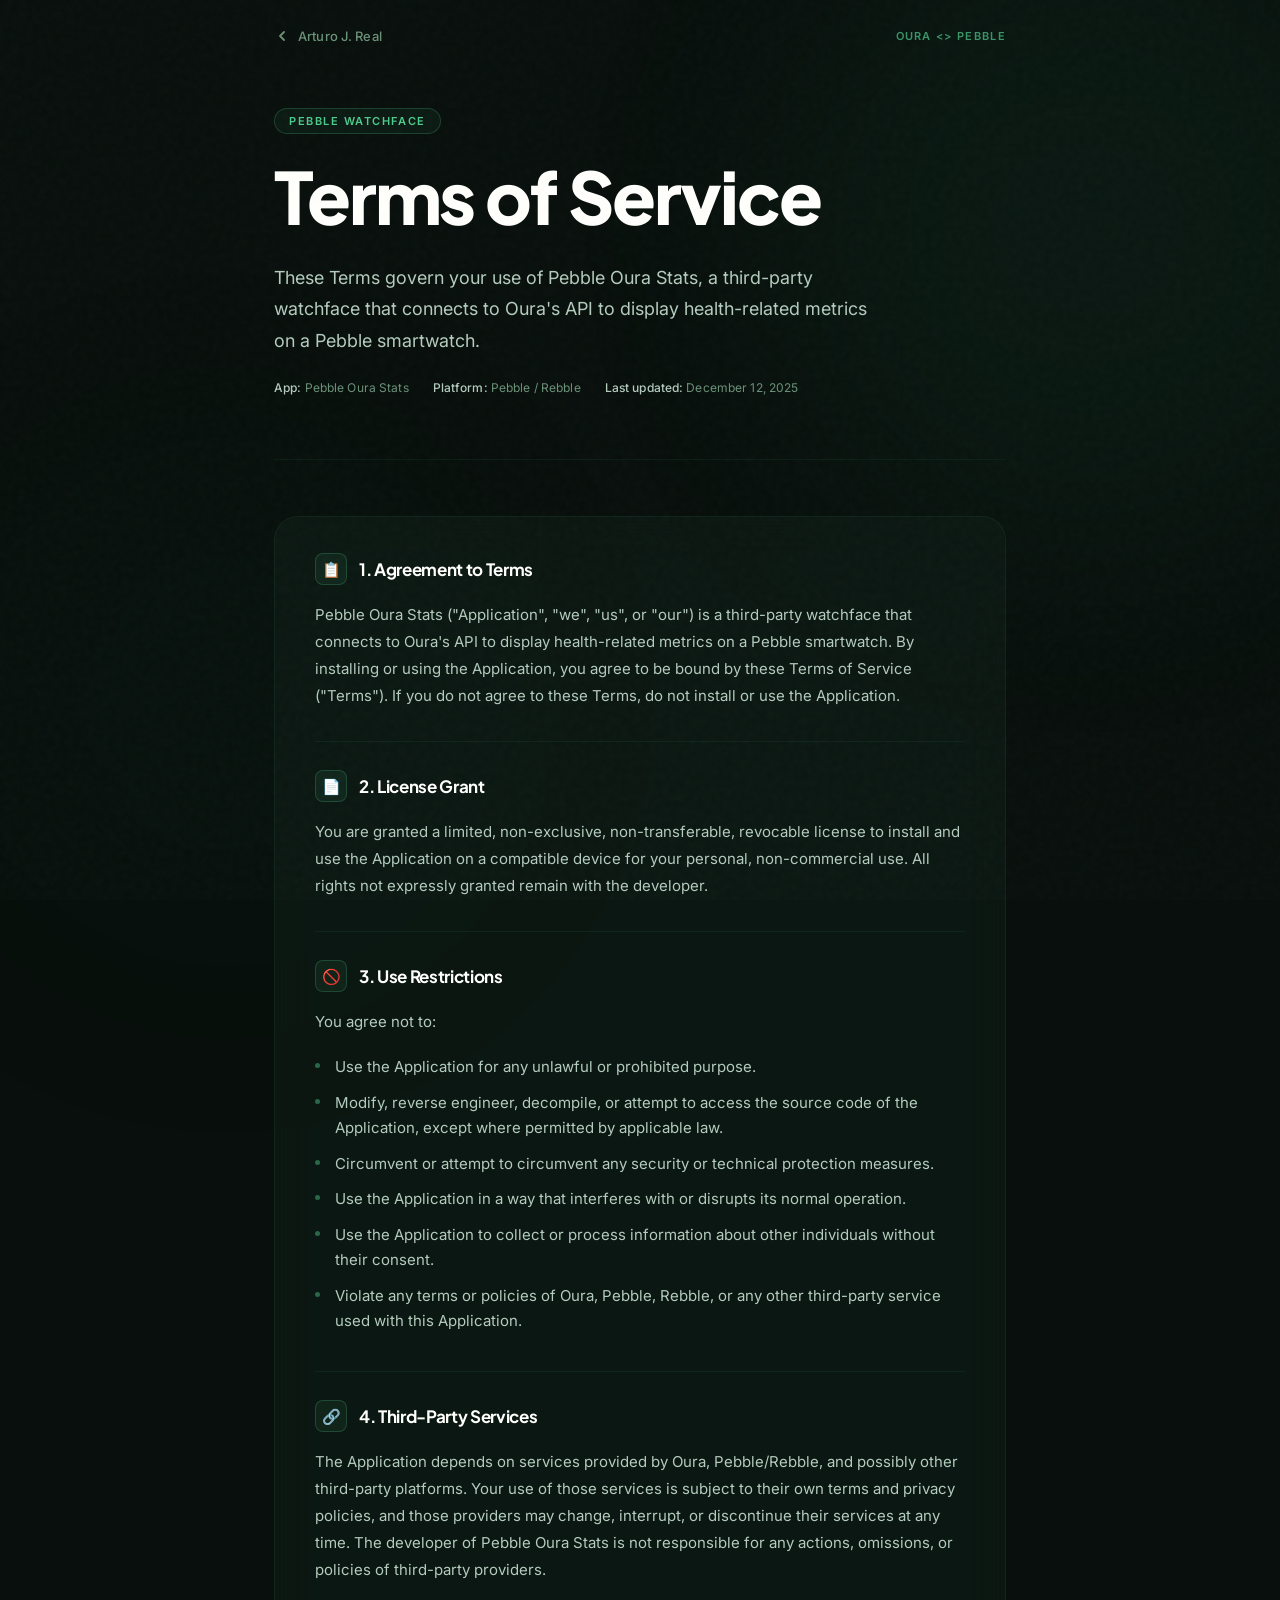
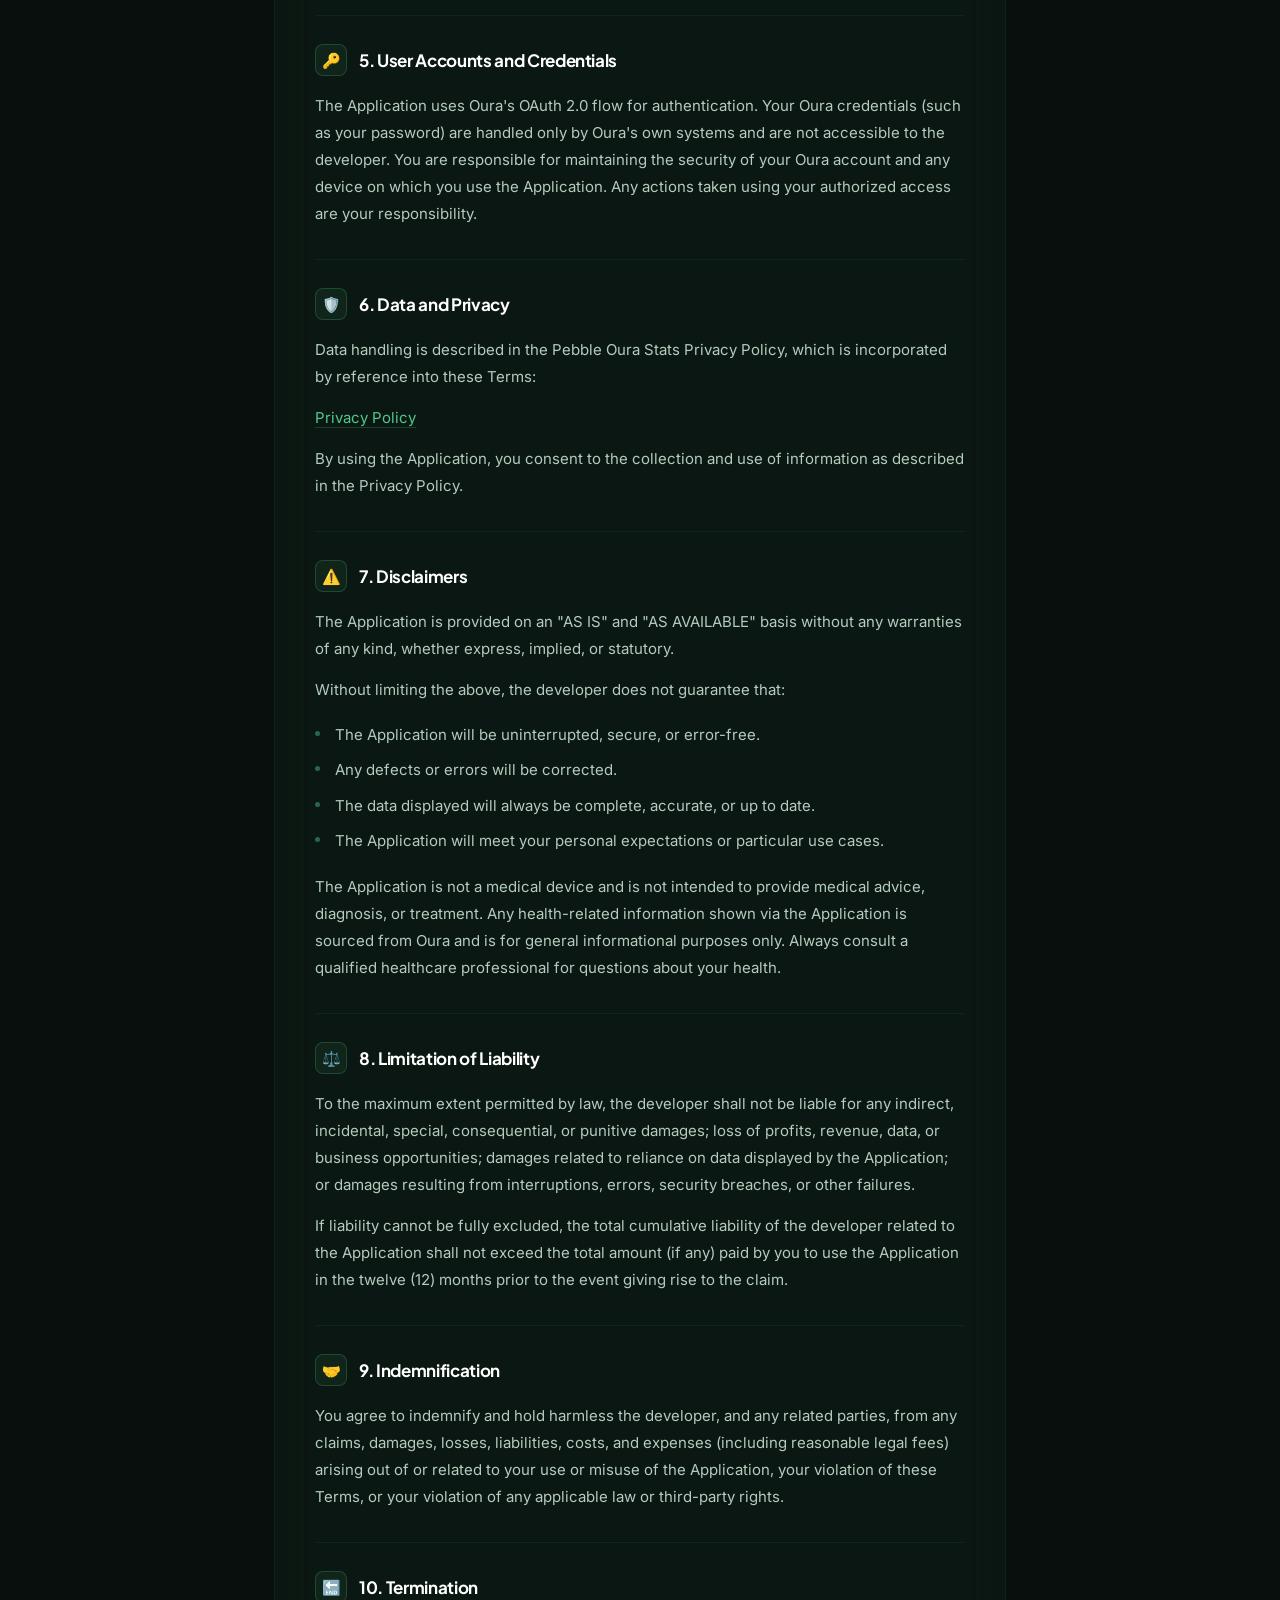
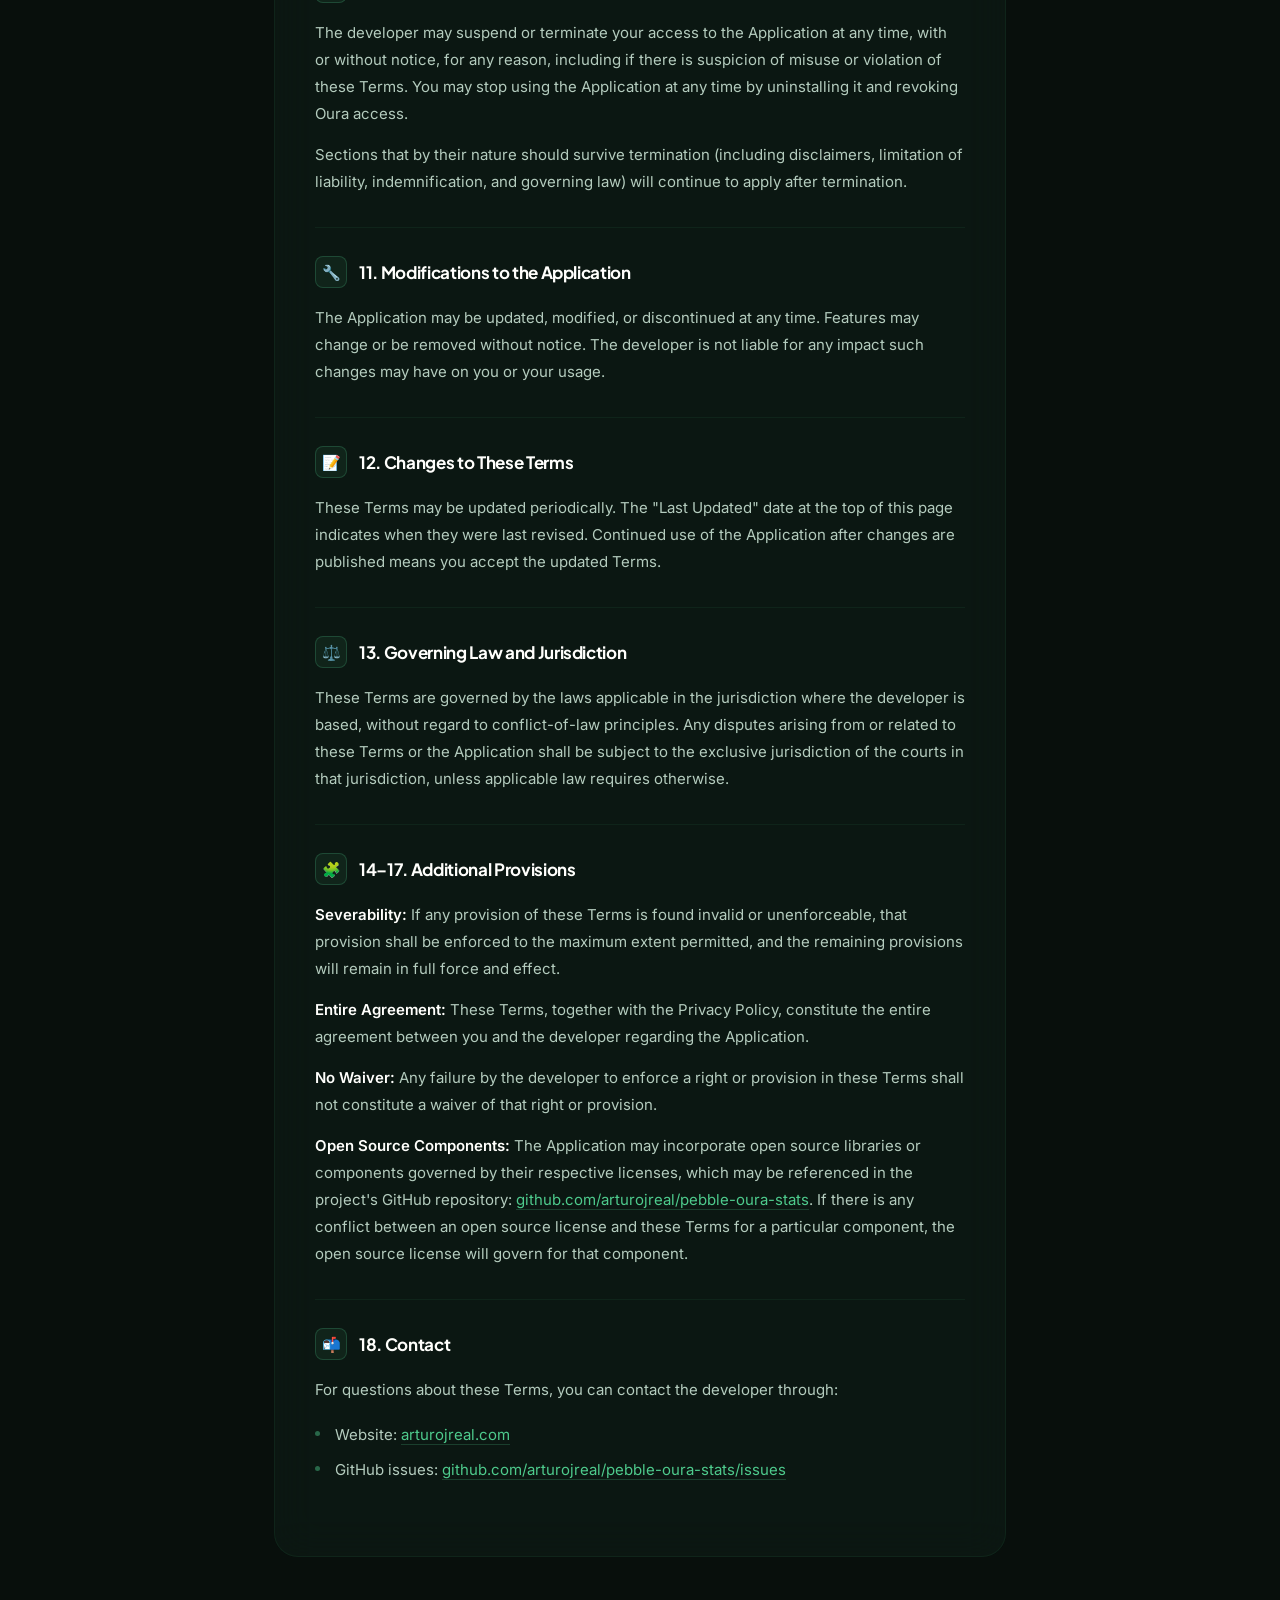
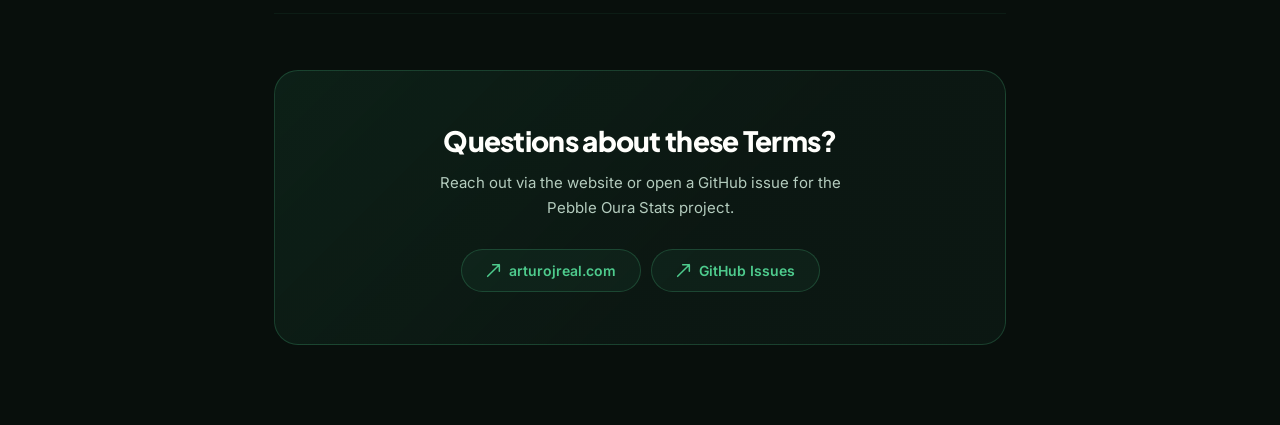
<file: oura-pebble/terms-of-service.html>
<!DOCTYPE html>
<html lang="en">
<head>
  <meta charset="UTF-8">
  <meta name="viewport" content="width=device-width, initial-scale=1.0">
  <title>Terms of Service — Pebble Oura Stats</title>
  <meta name="description" content="Terms of Service for Pebble Oura Stats, a Pebble watchface that displays Oura Ring health metrics.">

  <link rel="preconnect" href="https://fonts.googleapis.com">
  <link rel="preconnect" href="https://fonts.gstatic.com" crossorigin>
  <link href="https://fonts.googleapis.com/css2?family=Plus+Jakarta+Sans:wght@700;800&family=Inter:wght@300;400;500;600&display=swap" rel="stylesheet">

  <style>
    /* ─── TOKENS ─────────────────────────────────────────────── */
    :root {
      --bg:              #080f0c;
      --bg-card:         rgba(14, 28, 22, 0.65);
      --bg-card-hover:   rgba(20, 38, 30, 0.75);
      --text-primary:    #fffffc;
      --text-secondary:  #b4ccbe;
      --text-muted:      #6a9278;
      --accent:          #4ecb8d;
      --accent-deep:     #2a8a5e;
      --accent-deeper:   #0f4a32;
      --border:          rgba(78, 203, 141, 0.07);
      --border-accent:   rgba(78, 203, 141, 0.22);
      --radius-card:     1.5rem;
      --radius-pill:     9999px;
      --ease:            cubic-bezier(0.16, 1, 0.3, 1);
    }

    /* ─── RESET ──────────────────────────────────────────────── */
    *, *::before, *::after { box-sizing: border-box; margin: 0; padding: 0; }

    html {
      font-family: 'Inter', -apple-system, BlinkMacSystemFont, sans-serif;
      font-size: 16px;
      background: var(--bg);
      color: var(--text-primary);
      -webkit-font-smoothing: antialiased;
      scroll-behavior: smooth;
    }

    body {
      background: var(--bg);
      min-height: 100vh;
      overflow-x: hidden;
    }

    /* ─── GRAIN ──────────────────────────────────────────────── */
    .grain {
      position: fixed;
      inset: 0;
      pointer-events: none;
      z-index: 100;
      opacity: 0.03;
      background-image: url("data:image/svg+xml,%3Csvg viewBox='0 0 200 200' xmlns='http://www.w3.org/2000/svg'%3E%3Cfilter id='n'%3E%3CfeTurbulence type='fractalNoise' baseFrequency='0.65' numOctaves='3' stitchTiles='stitch'/%3E%3C/filter%3E%3Crect width='100%25' height='100%25' filter='url(%23n)'/%3E%3C/svg%3E");
    }

    /* ─── BACKGROUND BLURS ───────────────────────────────────── */
    .bg-blur {
      position: fixed;
      border-radius: 50%;
      pointer-events: none;
      filter: blur(120px);
      z-index: 0;
    }
    .bg-blur-1 {
      width: 50vw; height: 50vw;
      top: -10%; right: -10%;
      background: rgba(42, 138, 94, 0.15);
      opacity: 0.5;
    }
    .bg-blur-2 {
      width: 45vw; height: 45vw;
      bottom: -10%; left: -5%;
      background: rgba(15, 74, 50, 0.12);
      opacity: 0.4;
    }

    /* ─── LAYOUT ─────────────────────────────────────────────── */
    .page-wrap {
      position: relative;
      z-index: 1;
      max-width: 780px;
      margin: 0 auto;
      padding: 0 24px 80px;
    }

    /* ─── NAV ────────────────────────────────────────────────── */
    nav {
      display: flex;
      align-items: center;
      justify-content: space-between;
      padding: 28px 0 0;
      margin-bottom: 64px;
    }

    .nav-back {
      display: inline-flex;
      align-items: center;
      gap: 8px;
      color: var(--text-muted);
      text-decoration: none;
      font-size: 13px;
      font-weight: 500;
      letter-spacing: 0.01em;
      transition: color 200ms var(--ease);
    }
    .nav-back:hover { color: var(--text-primary); }
    .nav-back svg { width: 16px; height: 16px; }

    .nav-tag {
      font-size: 11px;
      font-weight: 600;
      letter-spacing: 0.12em;
      text-transform: uppercase;
      color: var(--accent);
      opacity: 0.7;
      text-decoration: none;
    }

    /* ─── HERO ───────────────────────────────────────────────── */
    .hero {
      margin-bottom: 64px;
    }

    .hero-eyebrow {
      display: inline-block;
      font-size: 11px;
      font-weight: 600;
      letter-spacing: 0.14em;
      text-transform: uppercase;
      color: var(--accent);
      border: 1px solid var(--border-accent);
      border-radius: var(--radius-pill);
      padding: 5px 14px;
      margin-bottom: 24px;
      background: rgba(78, 203, 141, 0.06);
    }

    .hero-title {
      font-family: 'Plus Jakarta Sans', 'Inter', sans-serif;
      font-weight: 800;
      font-size: clamp(2.5rem, 7vw, 4.5rem);
      line-height: 1.05;
      letter-spacing: -0.03em;
      color: var(--text-primary);
      margin-bottom: 28px;
    }

    .hero-description {
      font-size: 1.125rem;
      line-height: 1.75;
      color: var(--text-secondary);
      font-weight: 400;
      max-width: 600px;
    }

    .meta-row {
      display: flex;
      gap: 24px;
      flex-wrap: wrap;
      margin-top: 24px;
    }

    .meta-item {
      font-size: 12px;
      color: var(--text-muted);
      letter-spacing: 0.01em;
    }

    .meta-item strong {
      color: var(--text-secondary);
      font-weight: 500;
    }

    /* ─── CARD ───────────────────────────────────────────────── */
    .card {
      background: var(--bg-card);
      border: 1px solid var(--border);
      border-radius: var(--radius-card);
      padding: 36px 40px;
      backdrop-filter: blur(20px);
      -webkit-backdrop-filter: blur(20px);
    }

    /* ─── POLICY SECTIONS ────────────────────────────────────── */
    .policy-section {
      margin-bottom: 32px;
    }

    .policy-section h2 {
      font-family: 'Plus Jakarta Sans', sans-serif;
      font-size: 1.0625rem;
      font-weight: 700;
      color: var(--text-primary);
      letter-spacing: -0.02em;
      margin-bottom: 16px;
      display: flex;
      align-items: center;
      gap: 12px;
    }

    .policy-section h2 .icon {
      width: 32px;
      height: 32px;
      border-radius: 8px;
      background: rgba(78, 203, 141, 0.08);
      border: 1px solid var(--border-accent);
      display: flex;
      align-items: center;
      justify-content: center;
      font-size: 15px;
      flex-shrink: 0;
    }

    .policy-section p {
      font-size: 0.9375rem;
      color: var(--text-secondary);
      line-height: 1.8;
      margin-bottom: 14px;
    }
    .policy-section p:last-child { margin-bottom: 0; }

    .policy-section ul {
      list-style: none;
      margin: 12px 0 14px;
    }

    .policy-section ul li {
      font-size: 0.9375rem;
      color: var(--text-secondary);
      line-height: 1.7;
      padding: 5px 0 5px 20px;
      position: relative;
    }

    .policy-section ul li::before {
      content: '';
      position: absolute;
      left: 0;
      top: 14px;
      width: 5px;
      height: 5px;
      border-radius: 50%;
      background: var(--accent);
      opacity: 0.45;
    }

    .policy-section strong {
      color: var(--text-primary);
      font-weight: 600;
    }

    .policy-section a {
      color: var(--accent);
      text-decoration: none;
      border-bottom: 1px solid var(--border-accent);
      transition: border-color 150ms var(--ease), opacity 150ms var(--ease);
    }
    .policy-section a:hover { opacity: 0.8; border-color: var(--accent); }

    /* ─── DIVIDERS ───────────────────────────────────────────── */
    .divider {
      height: 1px;
      background: var(--border);
      margin: 56px 0;
    }

    .inner-divider {
      height: 1px;
      background: var(--border);
      margin: 28px 0;
    }

    /* ─── CONTACT CARD ───────────────────────────────────────── */
    .contact-card {
      text-align: center;
      padding: 52px 40px;
      background: linear-gradient(135deg, rgba(42,138,94,0.14) 0%, rgba(14,28,22,0.65) 60%);
      border-color: var(--border-accent);
    }

    .contact-card h2 {
      font-family: 'Plus Jakarta Sans', sans-serif;
      font-size: clamp(1.25rem, 3vw, 1.75rem);
      font-weight: 800;
      color: var(--text-primary);
      letter-spacing: -0.025em;
      margin-bottom: 12px;
    }

    .contact-card p {
      font-size: 0.9375rem;
      color: var(--text-secondary);
      line-height: 1.7;
      max-width: 440px;
      margin: 0 auto 28px;
    }

    .contact-buttons {
      display: flex;
      align-items: center;
      justify-content: center;
      gap: 10px;
      flex-wrap: wrap;
    }

    .btn-ghost {
      display: inline-flex;
      align-items: center;
      gap: 8px;
      padding: 12px 24px;
      font-size: 0.875rem;
      font-weight: 600;
      color: var(--accent);
      border: 1px solid var(--border-accent);
      border-radius: var(--radius-pill);
      text-decoration: none;
      background: rgba(78, 203, 141, 0.06);
      transition: background 200ms var(--ease), transform 150ms var(--ease);
    }
    .btn-ghost:hover {
      background: rgba(78, 203, 141, 0.12);
      transform: translateY(-1px);
    }
    .btn-ghost svg { width: 15px; height: 15px; }

    /* ─── FADE IN ────────────────────────────────────────────── */
    @keyframes fadeUp {
      from { opacity: 0; transform: translateY(16px); }
      to   { opacity: 1; transform: translateY(0); }
    }

    .fade-up {
      opacity: 0;
      animation: fadeUp 0.9s var(--ease) forwards;
    }
    .fade-up:nth-child(1) { animation-delay: 0.05s; }
    .fade-up:nth-child(2) { animation-delay: 0.15s; }
    .fade-up:nth-child(3) { animation-delay: 0.25s; }
    .fade-up:nth-child(4) { animation-delay: 0.35s; }
    .fade-up:nth-child(5) { animation-delay: 0.45s; }

    /* ─── MOBILE ─────────────────────────────────────────────── */
    @media (max-width: 600px) {
      .page-wrap { padding: 0 20px 64px; }
      nav { margin-bottom: 48px; }
      .hero-title { font-size: 2.5rem; }
      .card { padding: 28px 24px; }
      .contact-card { padding: 36px 24px; }
    }
  </style>
</head>

<body>
  <div class="grain"></div>
  <div class="bg-blur bg-blur-1"></div>
  <div class="bg-blur bg-blur-2"></div>

  <div class="page-wrap">

    <!-- NAV -->
    <nav>
      <a href="/" class="nav-back">
        <svg viewBox="0 0 16 16" fill="none" stroke="currentColor" stroke-width="1.8" stroke-linecap="round" stroke-linejoin="round">
          <path d="M10 12L6 8l4-4"/>
        </svg>
        Arturo J. Real
      </a>
      <a href="/oura-pebble/" class="nav-tag">Oura &lt;&gt; Pebble</a>
    </nav>

    <!-- HERO -->
    <section class="hero">
      <div class="fade-up">
        <span class="hero-eyebrow">Pebble Watchface</span>
      </div>
      <h1 class="hero-title fade-up">Terms of Service</h1>
      <p class="hero-description fade-up">
        These Terms govern your use of Pebble Oura Stats, a third-party watchface that connects
        to Oura's API to display health-related metrics on a Pebble smartwatch.
      </p>
      <div class="meta-row fade-up">
        <span class="meta-item"><strong>App:</strong> Pebble Oura Stats</span>
        <span class="meta-item"><strong>Platform:</strong> Pebble / Rebble</span>
        <span class="meta-item"><strong>Last updated:</strong> December 12, 2025</span>
      </div>
    </section>

    <div class="divider"></div>

    <!-- TERMS CONTENT -->
    <div class="card fade-up">

      <div class="policy-section">
        <h2><span class="icon">📋</span>1. Agreement to Terms</h2>
        <p>
          Pebble Oura Stats ("Application", "we", "us", or "our") is a third-party watchface that connects
          to Oura's API to display health-related metrics on a Pebble smartwatch. By installing or using
          the Application, you agree to be bound by these Terms of Service ("Terms"). If you do not agree
          to these Terms, do not install or use the Application.
        </p>
      </div>

      <div class="inner-divider"></div>

      <div class="policy-section">
        <h2><span class="icon">📄</span>2. License Grant</h2>
        <p>
          You are granted a limited, non-exclusive, non-transferable, revocable license to install and
          use the Application on a compatible device for your personal, non-commercial use. All rights
          not expressly granted remain with the developer.
        </p>
      </div>

      <div class="inner-divider"></div>

      <div class="policy-section">
        <h2><span class="icon">🚫</span>3. Use Restrictions</h2>
        <p>You agree not to:</p>
        <ul>
          <li>Use the Application for any unlawful or prohibited purpose.</li>
          <li>Modify, reverse engineer, decompile, or attempt to access the source code of the Application, except where permitted by applicable law.</li>
          <li>Circumvent or attempt to circumvent any security or technical protection measures.</li>
          <li>Use the Application in a way that interferes with or disrupts its normal operation.</li>
          <li>Use the Application to collect or process information about other individuals without their consent.</li>
          <li>Violate any terms or policies of Oura, Pebble, Rebble, or any other third-party service used with this Application.</li>
        </ul>
      </div>

      <div class="inner-divider"></div>

      <div class="policy-section">
        <h2><span class="icon">🔗</span>4. Third-Party Services</h2>
        <p>
          The Application depends on services provided by Oura, Pebble/Rebble, and possibly other
          third-party platforms. Your use of those services is subject to their own terms and privacy
          policies, and those providers may change, interrupt, or discontinue their services at any time.
          The developer of Pebble Oura Stats is not responsible for any actions, omissions, or policies
          of third-party providers.
        </p>
      </div>

      <div class="inner-divider"></div>

      <div class="policy-section">
        <h2><span class="icon">🔑</span>5. User Accounts and Credentials</h2>
        <p>
          The Application uses Oura's OAuth 2.0 flow for authentication. Your Oura credentials (such as
          your password) are handled only by Oura's own systems and are not accessible to the developer.
          You are responsible for maintaining the security of your Oura account and any device on which
          you use the Application. Any actions taken using your authorized access are your responsibility.
        </p>
      </div>

      <div class="inner-divider"></div>

      <div class="policy-section">
        <h2><span class="icon">🛡️</span>6. Data and Privacy</h2>
        <p>
          Data handling is described in the Pebble Oura Stats Privacy Policy, which is incorporated by
          reference into these Terms:
        </p>
        <p>
          <a href="/oura-pebble/privacy-policy.html">Privacy Policy</a>
        </p>
        <p>
          By using the Application, you consent to the collection and use of information as described
          in the Privacy Policy.
        </p>
      </div>

      <div class="inner-divider"></div>

      <div class="policy-section">
        <h2><span class="icon">⚠️</span>7. Disclaimers</h2>
        <p>
          The Application is provided on an "AS IS" and "AS AVAILABLE" basis without any warranties of
          any kind, whether express, implied, or statutory.
        </p>
        <p>Without limiting the above, the developer does not guarantee that:</p>
        <ul>
          <li>The Application will be uninterrupted, secure, or error-free.</li>
          <li>Any defects or errors will be corrected.</li>
          <li>The data displayed will always be complete, accurate, or up to date.</li>
          <li>The Application will meet your personal expectations or particular use cases.</li>
        </ul>
        <p>
          The Application is not a medical device and is not intended to provide medical advice,
          diagnosis, or treatment. Any health-related information shown via the Application is sourced
          from Oura and is for general informational purposes only. Always consult a qualified healthcare
          professional for questions about your health.
        </p>
      </div>

      <div class="inner-divider"></div>

      <div class="policy-section">
        <h2><span class="icon">⚖️</span>8. Limitation of Liability</h2>
        <p>
          To the maximum extent permitted by law, the developer shall not be liable for any indirect,
          incidental, special, consequential, or punitive damages; loss of profits, revenue, data, or
          business opportunities; damages related to reliance on data displayed by the Application; or
          damages resulting from interruptions, errors, security breaches, or other failures.
        </p>
        <p>
          If liability cannot be fully excluded, the total cumulative liability of the developer related
          to the Application shall not exceed the total amount (if any) paid by you to use the Application
          in the twelve (12) months prior to the event giving rise to the claim.
        </p>
      </div>

      <div class="inner-divider"></div>

      <div class="policy-section">
        <h2><span class="icon">🤝</span>9. Indemnification</h2>
        <p>
          You agree to indemnify and hold harmless the developer, and any related parties, from any
          claims, damages, losses, liabilities, costs, and expenses (including reasonable legal fees)
          arising out of or related to your use or misuse of the Application, your violation of these
          Terms, or your violation of any applicable law or third-party rights.
        </p>
      </div>

      <div class="inner-divider"></div>

      <div class="policy-section">
        <h2><span class="icon">🔚</span>10. Termination</h2>
        <p>
          The developer may suspend or terminate your access to the Application at any time, with or
          without notice, for any reason, including if there is suspicion of misuse or violation of
          these Terms. You may stop using the Application at any time by uninstalling it and revoking
          Oura access.
        </p>
        <p>
          Sections that by their nature should survive termination (including disclaimers, limitation
          of liability, indemnification, and governing law) will continue to apply after termination.
        </p>
      </div>

      <div class="inner-divider"></div>

      <div class="policy-section">
        <h2><span class="icon">🔧</span>11. Modifications to the Application</h2>
        <p>
          The Application may be updated, modified, or discontinued at any time. Features may change
          or be removed without notice. The developer is not liable for any impact such changes may
          have on you or your usage.
        </p>
      </div>

      <div class="inner-divider"></div>

      <div class="policy-section">
        <h2><span class="icon">📝</span>12. Changes to These Terms</h2>
        <p>
          These Terms may be updated periodically. The "Last Updated" date at the top of this page
          indicates when they were last revised. Continued use of the Application after changes are
          published means you accept the updated Terms.
        </p>
      </div>

      <div class="inner-divider"></div>

      <div class="policy-section">
        <h2><span class="icon">⚖️</span>13. Governing Law and Jurisdiction</h2>
        <p>
          These Terms are governed by the laws applicable in the jurisdiction where the developer is
          based, without regard to conflict-of-law principles. Any disputes arising from or related to
          these Terms or the Application shall be subject to the exclusive jurisdiction of the courts
          in that jurisdiction, unless applicable law requires otherwise.
        </p>
      </div>

      <div class="inner-divider"></div>

      <div class="policy-section">
        <h2><span class="icon">🧩</span>14–17. Additional Provisions</h2>
        <p>
          <strong>Severability:</strong> If any provision of these Terms is found invalid or
          unenforceable, that provision shall be enforced to the maximum extent permitted, and the
          remaining provisions will remain in full force and effect.
        </p>
        <p>
          <strong>Entire Agreement:</strong> These Terms, together with the Privacy Policy, constitute
          the entire agreement between you and the developer regarding the Application.
        </p>
        <p>
          <strong>No Waiver:</strong> Any failure by the developer to enforce a right or provision in
          these Terms shall not constitute a waiver of that right or provision.
        </p>
        <p>
          <strong>Open Source Components:</strong> The Application may incorporate open source libraries
          or components governed by their respective licenses, which may be referenced in the project's
          GitHub repository: <a href="https://github.com/arturojreal/pebble-oura-stats" target="_blank" rel="noopener noreferrer">github.com/arturojreal/pebble-oura-stats</a>.
          If there is any conflict between an open source license and these Terms for a particular
          component, the open source license will govern for that component.
        </p>
      </div>

      <div class="inner-divider"></div>

      <div class="policy-section">
        <h2><span class="icon">📬</span>18. Contact</h2>
        <p>For questions about these Terms, you can contact the developer through:</p>
        <ul>
          <li>Website: <a href="https://arturojreal.com" target="_blank" rel="noopener noreferrer">arturojreal.com</a></li>
          <li>GitHub issues: <a href="https://github.com/arturojreal/pebble-oura-stats/issues" target="_blank" rel="noopener noreferrer">github.com/arturojreal/pebble-oura-stats/issues</a></li>
        </ul>
      </div>

    </div>

    <div class="divider"></div>

    <!-- CONTACT -->
    <section class="fade-up">
      <div class="card contact-card">
        <h2>Questions about these Terms?</h2>
        <p>
          Reach out via the website or open a GitHub issue for the Pebble Oura Stats project.
        </p>
        <div class="contact-buttons">
          <a href="https://arturojreal.com" class="btn-ghost" target="_blank" rel="noopener noreferrer">
            <svg viewBox="0 0 18 18" fill="none" stroke="currentColor" stroke-width="1.8" stroke-linecap="round" stroke-linejoin="round">
              <path d="M2 16L16 2M16 2H8M16 2v8"/>
            </svg>
            arturojreal.com
          </a>
          <a href="https://github.com/arturojreal/pebble-oura-stats/issues" class="btn-ghost" target="_blank" rel="noopener noreferrer">
            <svg viewBox="0 0 18 18" fill="none" stroke="currentColor" stroke-width="1.8" stroke-linecap="round" stroke-linejoin="round">
              <path d="M2 16L16 2M16 2H8M16 2v8"/>
            </svg>
            GitHub Issues
          </a>
        </div>
      </div>
    </section>

  </div>
</body>
</html>
</file>
